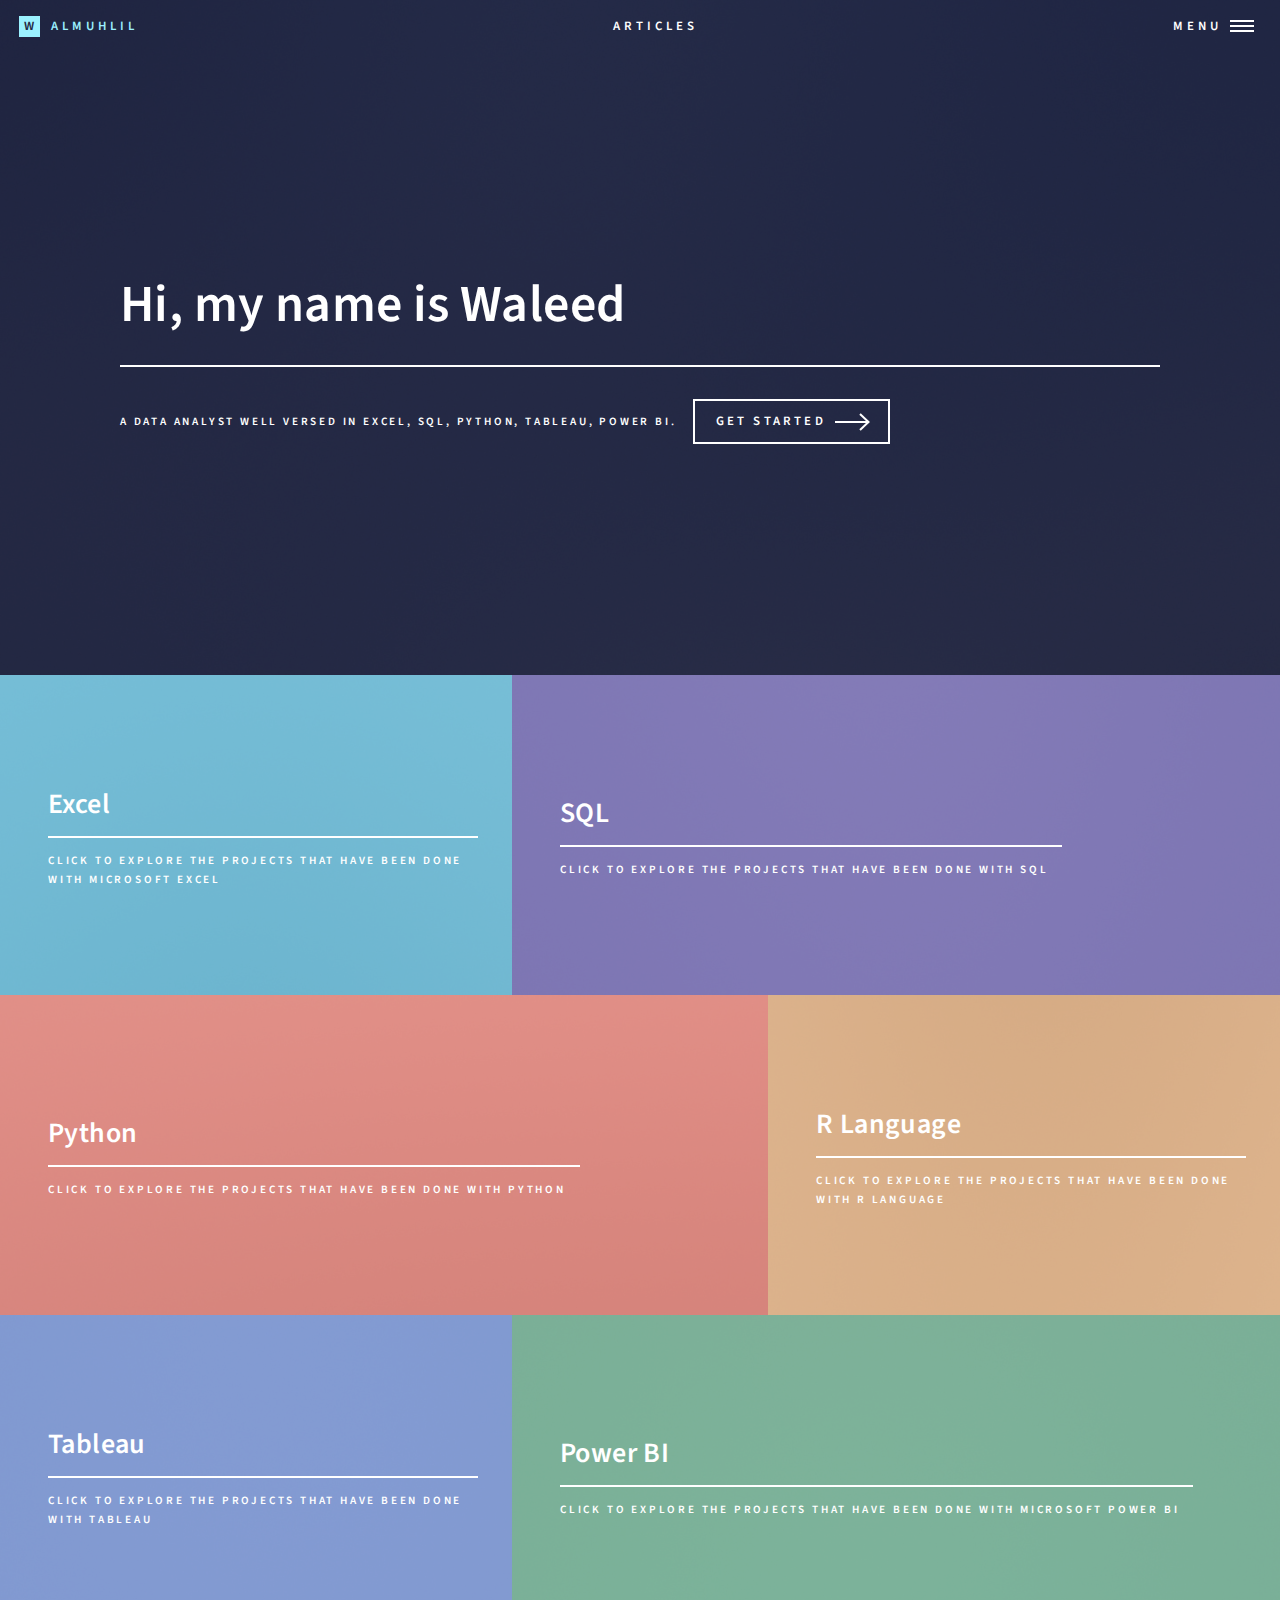
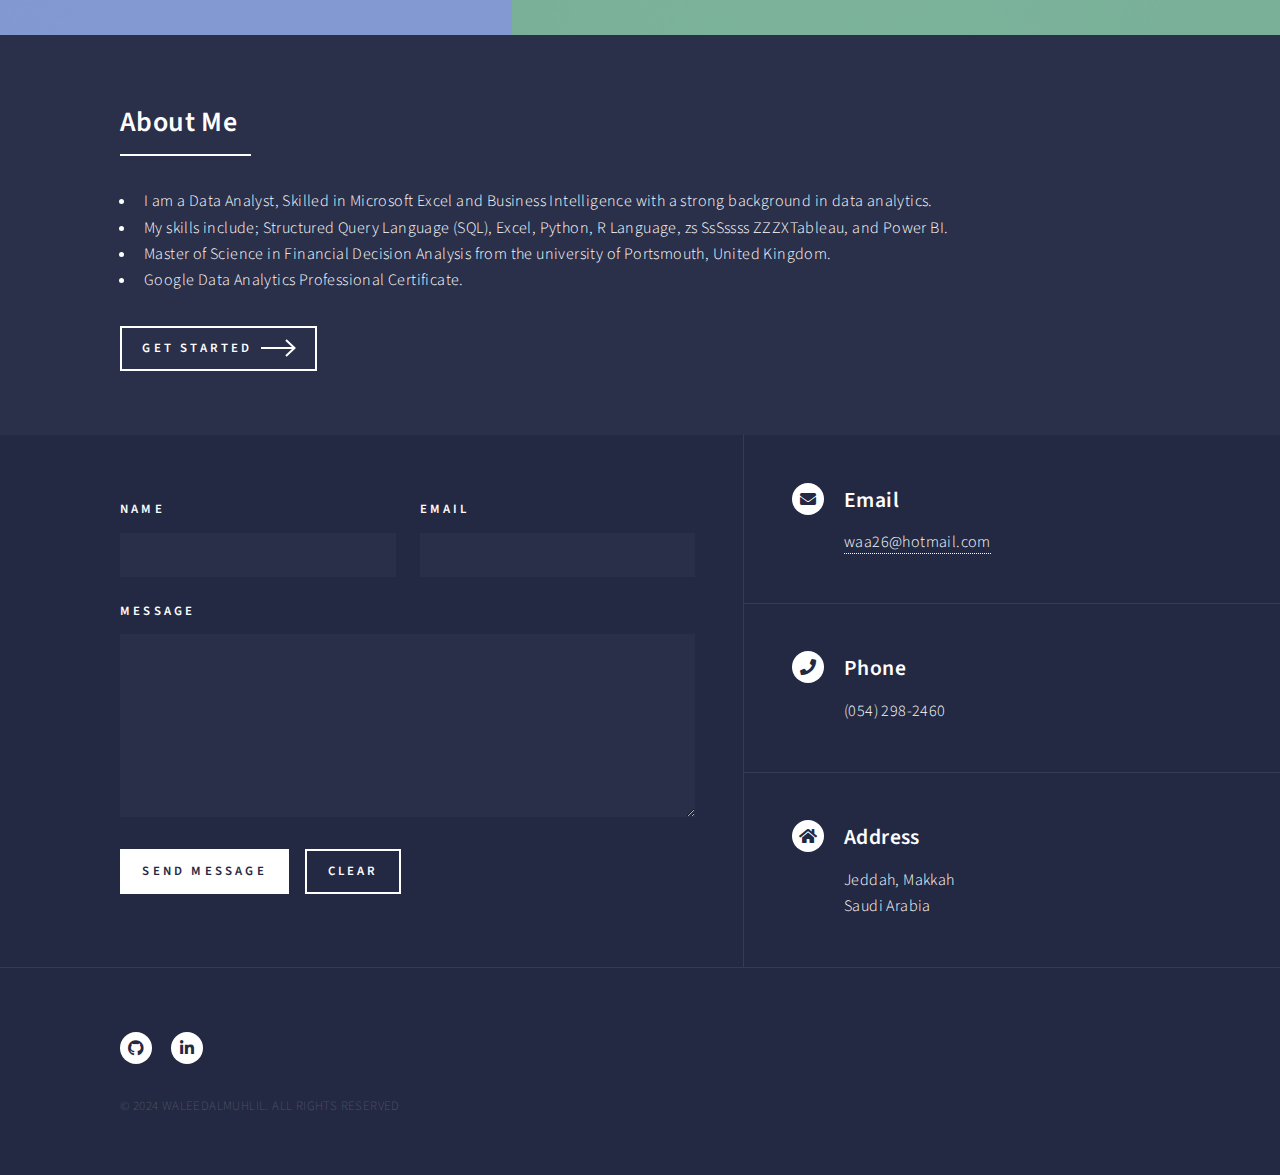
<file: index.html>
<!DOCTYPE HTML>
<!--
	Forty by HTML5 UP
	html5up.net | @ajlkn
	Free for personal and commercial use under the CCA 3.0 license (html5up.net/license)
-->
<html>
	<head>
		<title>Waleed Almuhlil</title>
		<meta charset="utf-8" />
		<meta name="viewport" content="width=device-width, initial-scale=1, user-scalable=no" />
		<link rel="stylesheet" href="assets/css/main.css" />
		<noscript><link rel="stylesheet" href="assets/css/noscript.css" /></noscript>
	</head>
	<body class="is-preload">

		<!-- Wrapper -->
			<div id="wrapper">

				<!-- Header -->
					<header id="header" class="alt">
						<a href="index.html" class="logo"><strong>W</strong> <span>Almuhlil</span></a>
						<nav>
							<a href="articles.html" class="art"><span>Articles</span></a>
						</nav>
						<nav>
							<a href="#menu">Menu</a>
						</nav>
					</header>

				<!-- Menu -->
					<nav id="menu">
						<ul class="links">
							<li><a href="index.html">Home</a></li>
							<li><a href="excel.html">Excel Projects</a></li>
							<li><a href="sql.html">SQL Projects</a></li>
							<li><a href="python.html">Python Projects</a></li>
							<li><a href="rlanguage.html">R Language Projects</a></li>
							<li><a href="tableau.html">Tableau Projects</a></li>
							<li><a href="powerbi.html">Power BI Projects</a></li>
						</ul>
						<ul class="actions stacked">
							<li><a href="#" class="button primary fit">Get Started</a></li>
							<li><a href="#" class="button fit">Log In</a></li>
						</ul>
					</nav>

				<!-- Banner -->
					<section id="banner" class="major">
						<div class="inner">
							<header class="major">
								<h1>Hi, my name is Waleed</h1>
							</header>
							<div class="content">
								<p>A Data Analyst well versed in Excel, SQL, Python, Tableau, Power BI.</p>
								<ul class="actions">
									<li><a href="#one" class="button next scrolly">Get Started</a></li>
								</ul>
							</div>
						</div>
					</section>

				<!-- Main -->
					<div id="main">

						<!-- One -->
							<section id="one" class="tiles">
								<article>
									<span class="image">
										<img src="images/pic01.jpg" alt="" />
									</span>
									<header class="major">
										<h3><a href="excel.html" class="link">Excel</a></h3>
										<p>Click to explore the Projects that have been done with Microsoft Excel</p>
									</header>
								</article>
								<article>
									<span class="image">
										<img src="images/pic02.jpg" alt="" />
									</span>
									<header class="major">
										<h3><a href="sql.html" class="link">SQL</a></h3>
										<p>Click to explore the Projects that have been done with SQL</p>
									</header>
								</article>
								<article>
									<span class="image">
										<img src="images/pic03.jpg" alt="" />
									</span>
									<header class="major">
										<h3><a href="python.html" class="link">Python</a></h3>
										<p>Click to explore the Projects that have been done with Python</p>
									</header>
								</article>
								<article>
									<span class="image">
										<img src="images/pic04.jpg" alt="" />
									</span>
									<header class="major">
										<h3><a href="rlanguage.html" class="link">R Language</a></h3>
										<p>Click to explore the Projects that have been done with R Language</p>
									</header>
								</article>
								<article>
									<span class="image">
										<img src="images/pic05.jpg" alt="" />
									</span>
									<header class="major">
										<h3><a href="tableau.html" class="link">Tableau</a></h3>
										<p>Click to explore the Projects that have been done with Tableau</p>
									</header>
								</article>
								<article>
									<span class="image">
										<img src="images/pic06.jpg" alt="" />
									</span>
									<header class="major">
										<h3><a href="powerbi.html" class="link">Power BI</a></h3>
										<p>Click to explore the Projects that have been done with Microsoft Power BI</p>
									</header>
								</article>
							</section>

						<!-- Two -->
							<section id="two">
								<div class="inner">
									<header class="major">
										<h2>About Me</h2>
									</header>
									<ul>
										<li>I am a Data Analyst, Skilled in Microsoft Excel and Business Intelligence with a strong background in data analytics. </li>
										<li>My skills include; Structured Query Language (SQL), Excel, Python, R Language, zs   SsSssss    ZZZXTableau, and Power BI.</li>
										<li>Master of Science in Financial Decision Analysis from the university of Portsmouth, United Kingdom.</li>
										<li>Google Data Analytics Professional Certificate.</li>
									</ul>
									<ul class="actions">
										<li><a href="#one" class="button next scrolly">Get Started</a></li>
									</ul>
								</div>
							</section>

					</div>

				<!-- Contact -->
					<section id="contact">
						<div class="inner">
							<section>
								<form method="post" action="contact.php">
									<div class="fields">
										<div class="field half">
											<label for="name">Name</label>
											<input type="text" name="name" id="name" />
										</div>
										<div class="field half">
											<label for="email">Email</label>
											<input type="text" name="email" id="email" />
										</div>
										<div class="field">
											<label for="message">Message</label>
											<textarea name="message" id="message" rows="6"></textarea>
										</div>
									</div>
									<ul class="actions">
										<li><input type="submit" value="Send Message" class="primary" /></li>
										<li><input type="reset" value="Clear" /></li>
									</ul>
								</form>
							</section>
							<section class="split">
								<section>
									<div class="contact-method">
										<span class="icon solid alt fa-envelope"></span>
										<h3>Email</h3>
										<a href="#contact">waa26@hotmail.com</a>
									</div>
								</section>
								<section>
									<div class="contact-method">
										<span class="icon solid alt fa-phone"></span>
										<h3>Phone</h3>
										<span>(054) 298-2460</span>
									</div>
								</section>
								<section>
									<div class="contact-method">
										<span class="icon solid alt fa-home"></span>
										<h3>Address</h3>
										<span>Jeddah, Makkah<br />
										Saudi Arabia</span>
									</div>
								</section>
							</section>
						</div>
					</section>

				<!-- Footer -->
					<footer id="footer">
						<div class="inner">
							<ul class="icons">
								<li><a href="https://github.com/walmalki" class="icon brands alt fa-github"><span class="label">GitHub</span></a></li>
								<li><a href="https://www.linkedin.com/in/waleed-almalki-579aaa36/" class="icon brands alt fa-linkedin-in"><span class="label">LinkedIn</span></a></li>
							</ul>
							<ul class="copyright">
								<li>&copy; 2024 WALEEDALMUHLIL. ALL RIGHTS RESERVED</li>
							</ul>
						</div>
					</footer>

			</div>

		<!-- Scripts -->
			<script src="assets/js/jquery.min.js"></script>
			<script src="assets/js/jquery.scrolly.min.js"></script>
			<script src="assets/js/jquery.scrollex.min.js"></script>
			<script src="assets/js/browser.min.js"></script>
			<script src="assets/js/breakpoints.min.js"></script>
			<script src="assets/js/util.js"></script>
			<script src="assets/js/main.js"></script>

	</body>
</html>
</file>
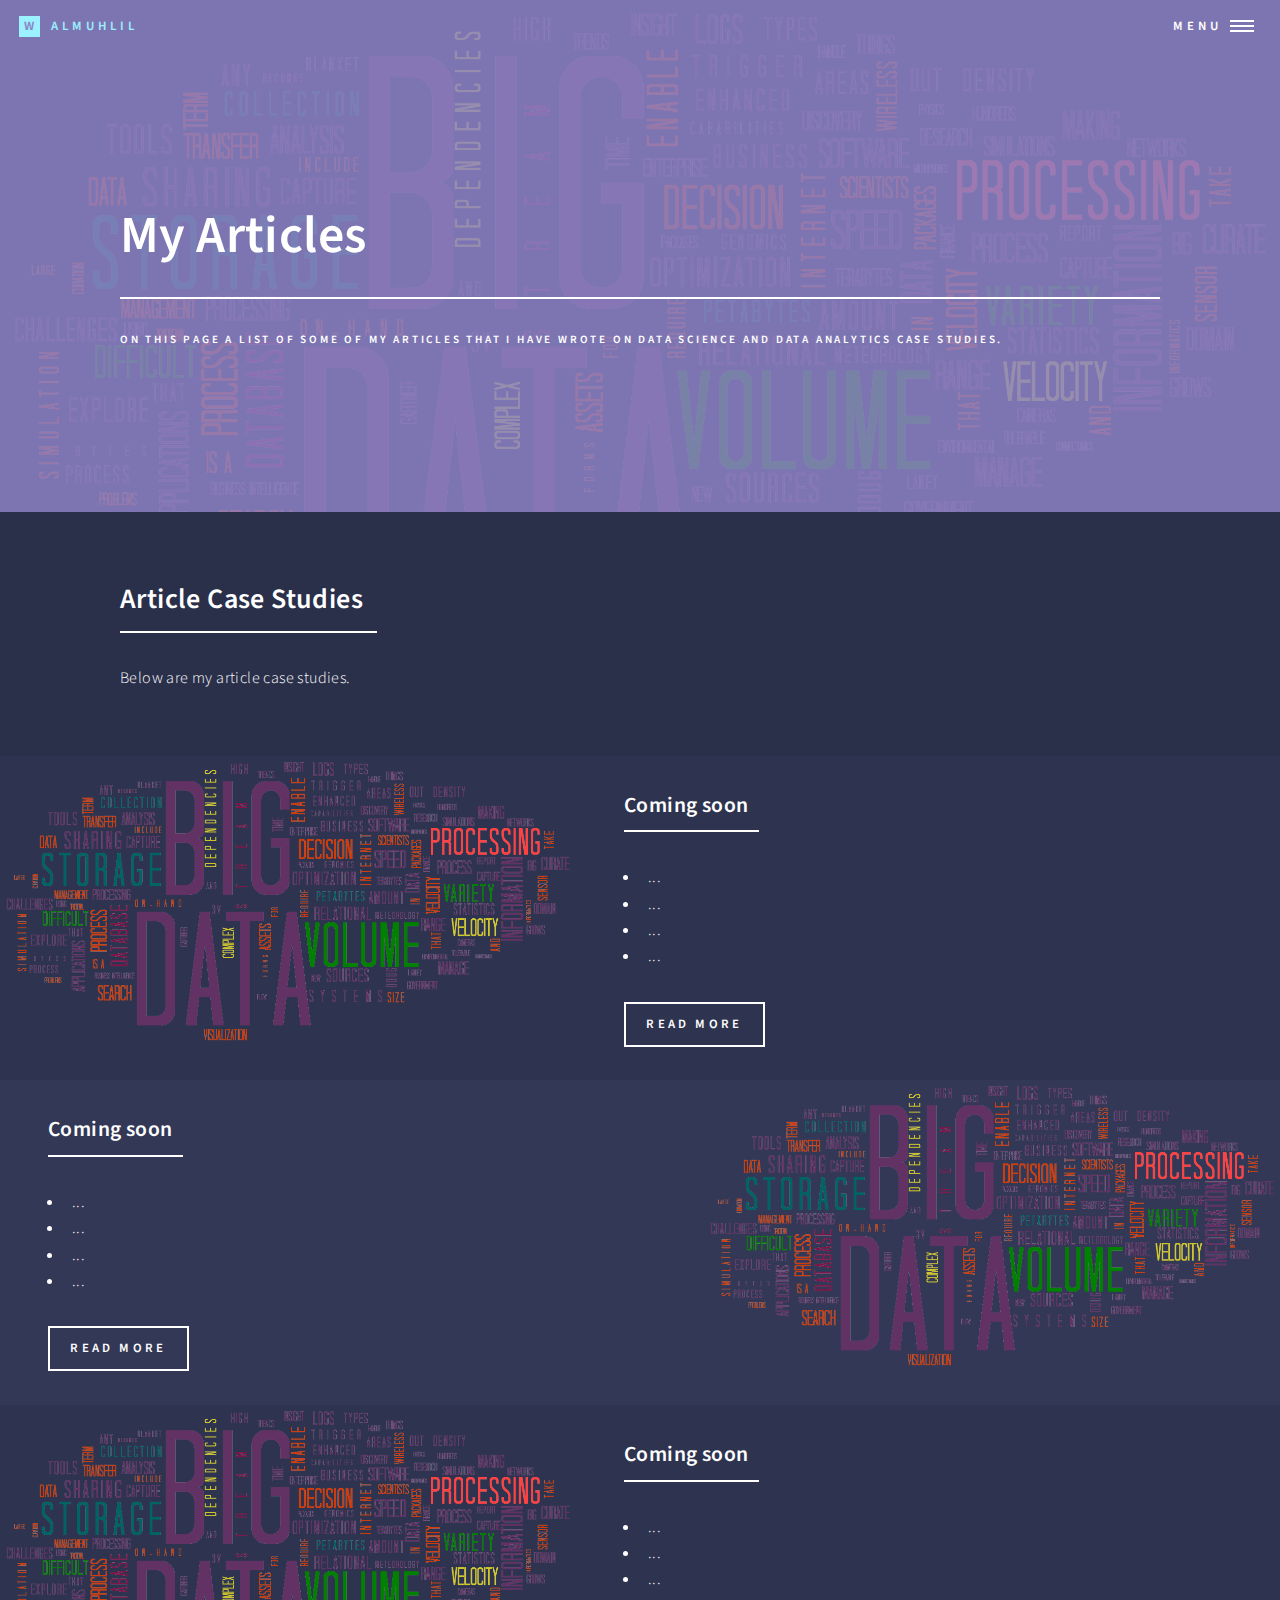
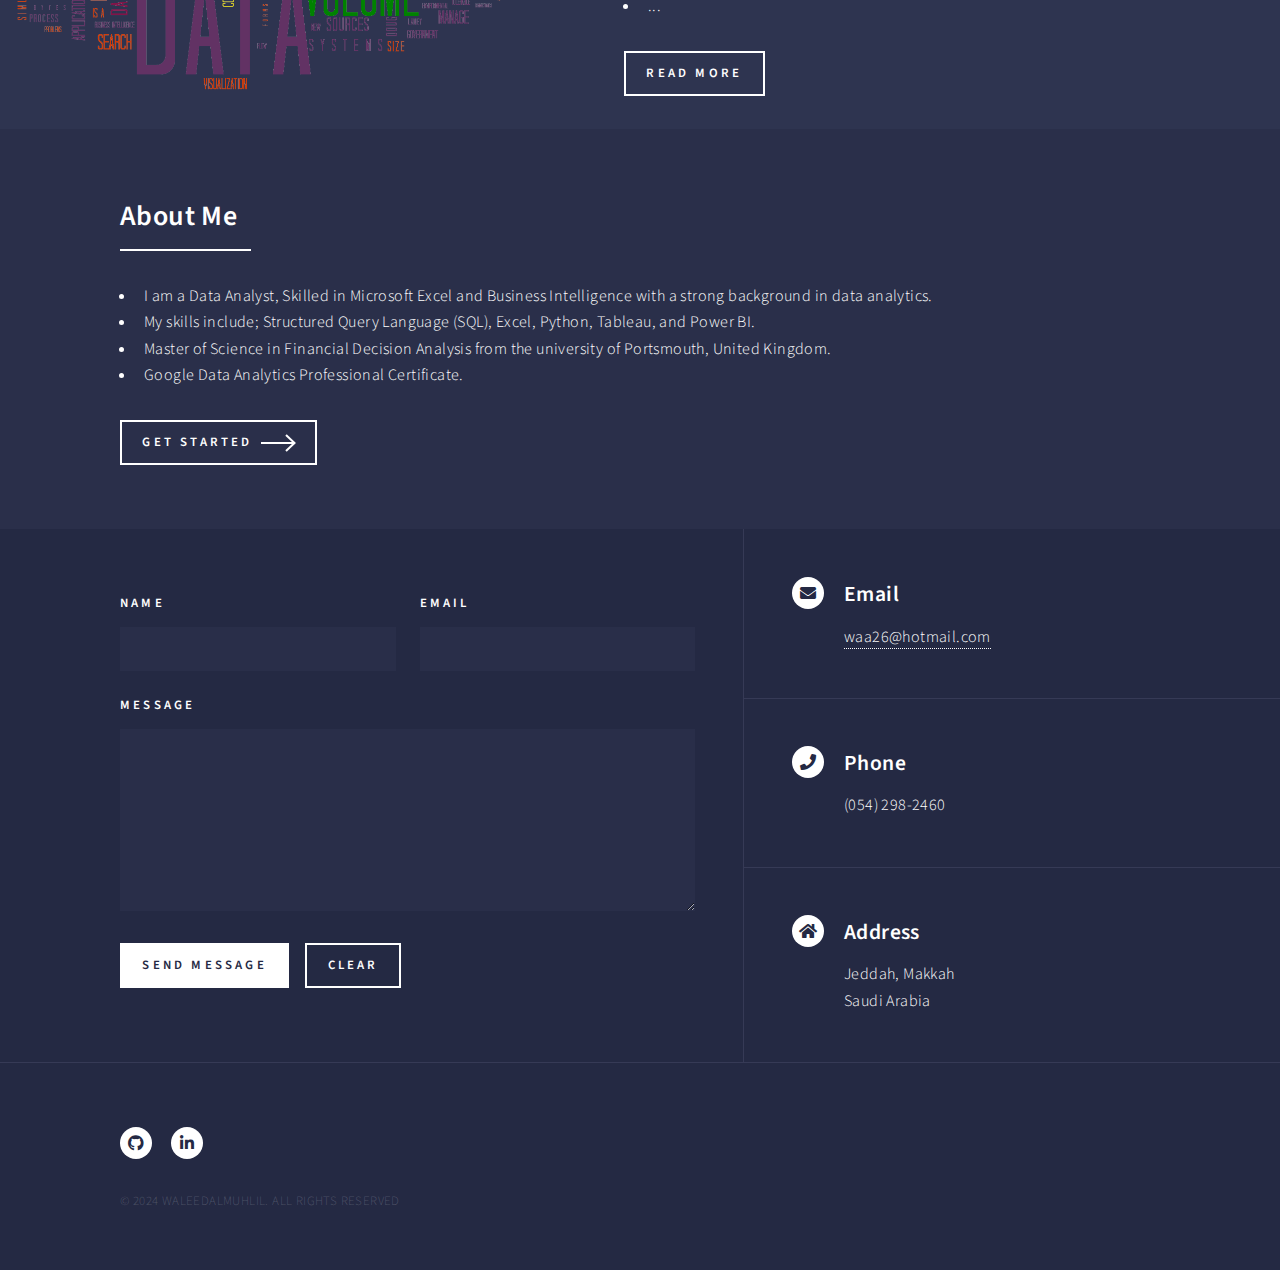
<file: articles.html>
<!DOCTYPE HTML>
<!--
	Forty by HTML5 UP
	html5up.net | @ajlkn
	Free for personal and commercial use under the CCA 3.0 license (html5up.net/license)
-->
<html>
	<head>
		<title>Articles: Case Studies - Waleed Almuhlil</title>
		<meta charset="utf-8" />
		<meta name="viewport" content="width=device-width, initial-scale=1, user-scalable=no" />
		<link rel="stylesheet" href="assets/css/main.css" />
		<noscript><link rel="stylesheet" href="assets/css/noscript.css" /></noscript>
	</head>
	<body class="is-preload">

		<!-- Wrapper -->
			<div id="wrapper">

				<!-- Header -->
				<!-- Note: The "styleN" class below should match that of the banner element. -->
					<header id="header" class="alt style2">
						<a href="index.html" class="logo"><strong>W</strong> <span>Almuhlil</span></a>
						<nav>
							<a href="#menu">Menu</a>
						</nav>
					</header>

				<!-- Menu -->
					<nav id="menu">
						<ul class="links">
							<li><a href="index.html">Home</a></li>
							<li><a href="excel.html">Excel Projects</a></li>
							<li><a href="sql.html">SQL Projects</a></li>
							<li><a href="python.html">Python Projects</a></li>
							<li><a href="rlanguage.html">R Language Projects</a></li>
							<li><a href="tableau.html">Tableau Projects</a></li>
							<li><a href="powerbi.html">Power BI Projects</a></li>
						</ul>
						<ul class="actions stacked">
							<li><a href="#one" class="button primary fit">Get Started</a></li>
							<li><a href="#" class="button fit">Log In</a></li>
						</ul>
					</nav>

				<!-- Banner -->
				<!-- Note: The "styleN" class below should match that of the header element. -->
					<section id="banner" class="style2">
						<div class="inner">
							<span class="image">
								<img src="images/ar.png" alt="" />
							</span>
							<header class="major">
								<h1>My Articles</h1>
							</header>
							<div class="content">
								<p>On this page a list of some of my articles that I have wrote on data science and data analytics case studies.</p>
							</div>
						</div>
					</section>
					
				<!-- Main -->
					<div id="main">

						<!-- One -->
							<section id="one">
								<div class="inner">
									<header class="major">
										<h2>Article Case Studies</h2>
									</header>
									<p>Below are my article case studies.</p>
								</div>
							</section>

						<!-- Two -->
							<section id="two" class="spotlights">
								
								<section>
									<a href="" target="_blank" class="image">
										<img src="images/ar.png" alt="" data-position="25% 25%" />
									</a>
									<div class="content">
										<div class="inner">
											<header class="major">
												<h3>Coming soon</h3>
											</header>
											<ul>
												<li>...</li>
											    <li>...</li>
												<li>...</li>
												<li>...</li>
											</ul>
											<ul class="actions">
												<li><a href="" target="_blank" class="button">Read more</a></li>
											</ul>
										</div>
									</div>
								</section>
								<section>
									<a href="" target="_blank" class="image">
										<img src="images/ar.png" alt="" data-position="top center" />
									</a>
									<div class="content">
										<div class="inner">
											<header class="major">
												<h3>Coming soon</h3>
											</header>
											<ul>
												<li>...</li>
												<li>...</li>
												<li>...</li>
												<li>...</li>
											</ul>
											<ul class="actions">
												<li><a href="" target="_blank" class="button">Read more</a></li>
											</ul>
										</div>
									</div>
								</section>
								<section>
									<a href="" target="_blank" class="image">
										<img src="images/ar.png" alt="" data-position="25% 25%" />
									</a>
									<div class="content">
										<div class="inner">
											<header class="major">
												<h3>Coming soon</h3>
											</header>
											<ul>
												<li>...</li>
												<li>...</li>
												<li>...</li>
												<li>...</li>
											</ul>
											<ul class="actions">
												<li><a href="" target="_blank" class="button">Read more</a></li>
											</ul>
										</div>
									</div>
								</section>
							</section>

						<!-- Three -->
						<section id="two">
							<div class="inner">
								<header class="major">
									<h2>About Me</h2>
								</header>
								<ul>
									<li>I am a Data Analyst, Skilled in Microsoft Excel and Business Intelligence with a strong background in data analytics. </li>
									<li>My skills include; Structured Query Language (SQL), Excel, Python, Tableau, and Power BI.</li>
									<li>Master of Science in Financial Decision Analysis from the university of Portsmouth, United Kingdom.</li>
									<li>Google Data Analytics Professional Certificate.</li>
								</ul>
								<ul class="actions">
									<li><a href="#one" class="button next scrolly">Get Started</a></li>
								</ul>
							</div>
						</section>

					</div>

				<!-- Contact -->
					<section id="contact">
						<div class="inner">
							<section>
								<form method="post" action="#">
									<div class="fields">
										<div class="field half">
											<label for="name">Name</label>
											<input type="text" name="name" id="name" />
										</div>
										<div class="field half">
											<label for="email">Email</label>
											<input type="text" name="email" id="email" />
										</div>
										<div class="field">
											<label for="message">Message</label>
											<textarea name="message" id="message" rows="6"></textarea>
										</div>
									</div>
									<ul class="actions">
										<li><input type="submit" value="Send Message" class="primary" /></li>
										<li><input type="reset" value="Clear" /></li>
									</ul>
								</form>
							</section>
							<section class="split">
								<section>
									<div class="contact-method">
										<span class="icon solid alt fa-envelope"></span>
										<h3>Email</h3>
										<a href="#">waa26@hotmail.com</a>
									</div>
								</section>
								<section>
									<div class="contact-method">
										<span class="icon solid alt fa-phone"></span>
										<h3>Phone</h3>
										<span>(054) 298-2460</span>
									</div>
								</section>
								<section>
									<div class="contact-method">
										<span class="icon solid alt fa-home"></span>
										<h3>Address</h3>
										<span>Jeddah, Makkah<br />
										Saudi Arabia</span>
									</div>
								</section>
							</section>
						</div>
					</section>

				<!-- Footer -->
					<footer id="footer">
						<div class="inner">
							<ul class="icons">
								<li><a href="https://github.com/walmalki" class="icon brands alt fa-github"><span class="label">GitHub</span></a></li>
								<li><a href="https://www.linkedin.com/in/waleed-almalki-579aaa36/" class="icon brands alt fa-linkedin-in"><span class="label">LinkedIn</span></a></li>
							</ul>
							<ul class="copyright">
								<li>&copy; 2024 WALEEDALMUHLIL. ALL RIGHTS RESERVED</li>
							</ul>
						</div>
					</footer>

			</div>

		<!-- Scripts -->
			<script src="assets/js/jquery.min.js"></script>
			<script src="assets/js/jquery.scrolly.min.js"></script>
			<script src="assets/js/jquery.scrollex.min.js"></script>
			<script src="assets/js/browser.min.js"></script>
			<script src="assets/js/breakpoints.min.js"></script>
			<script src="assets/js/util.js"></script>
			<script src="assets/js/main.js"></script>

	</body>
</html>
</file>
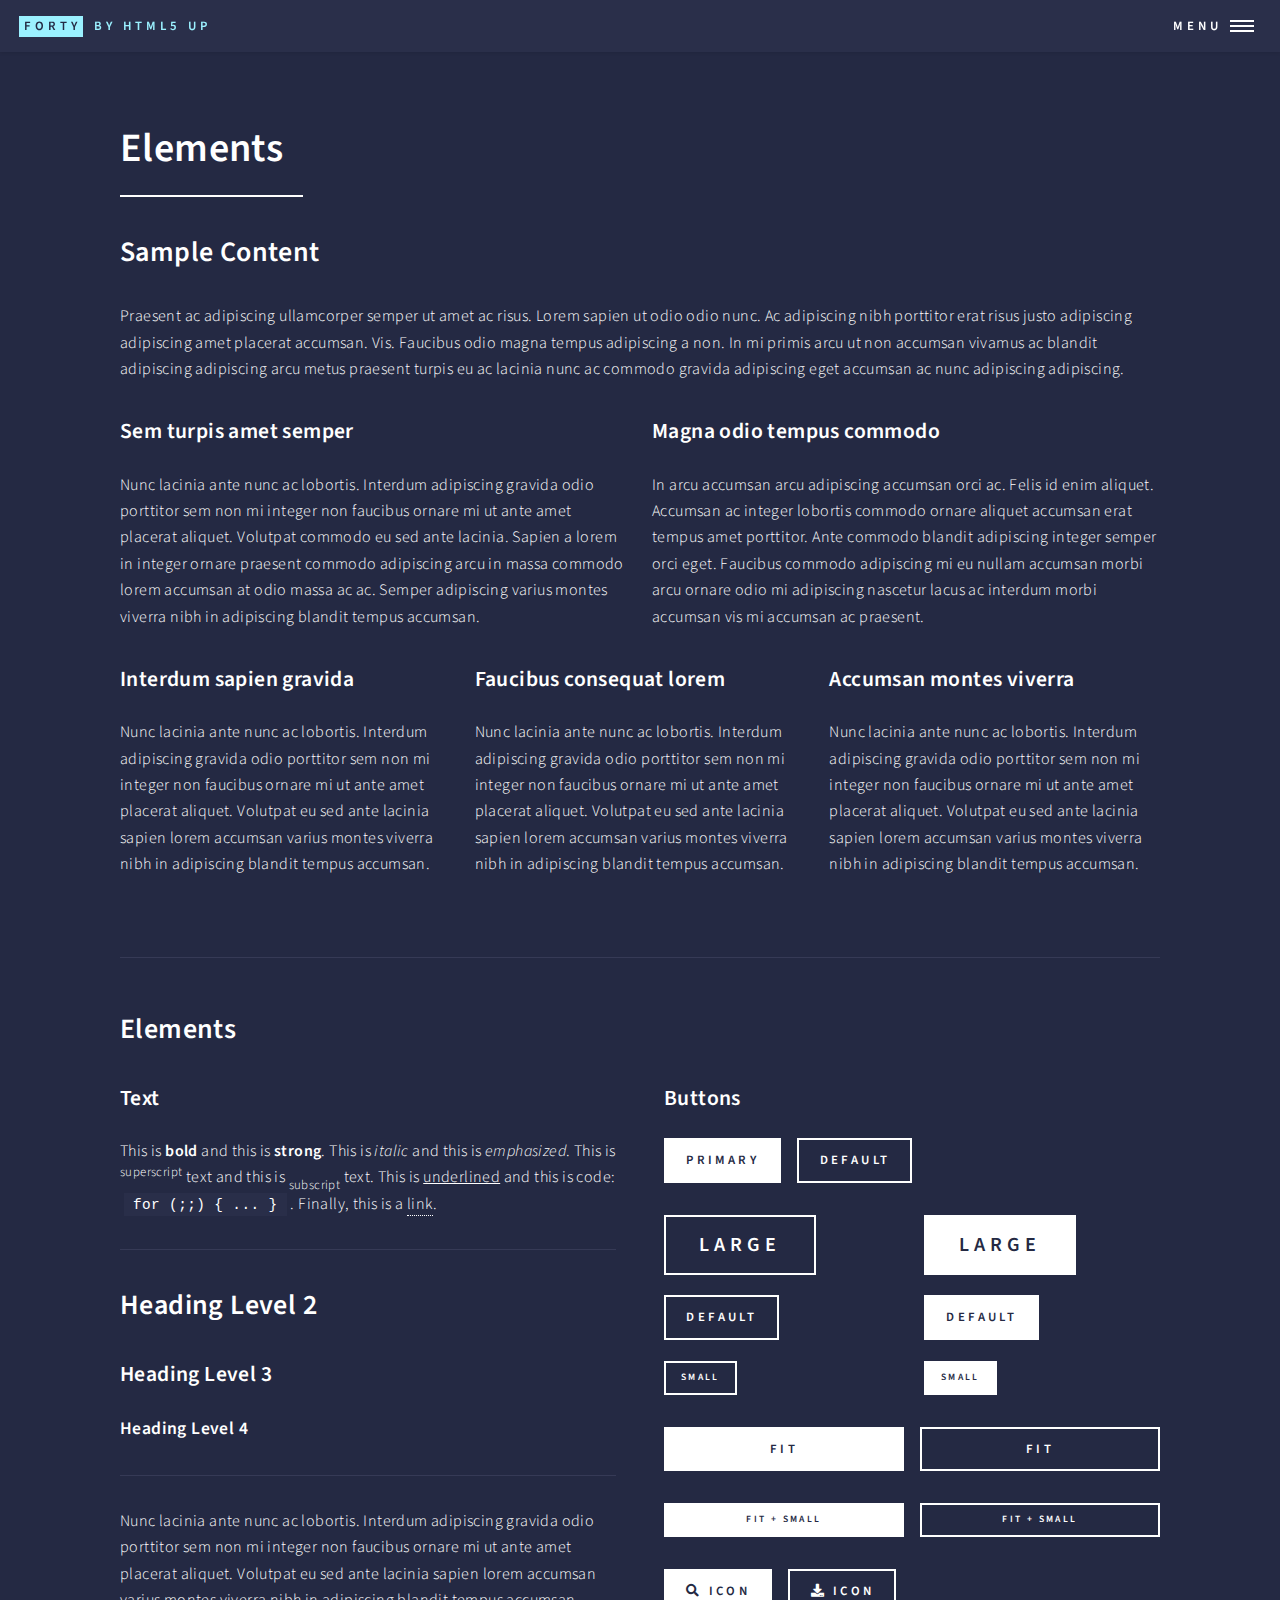
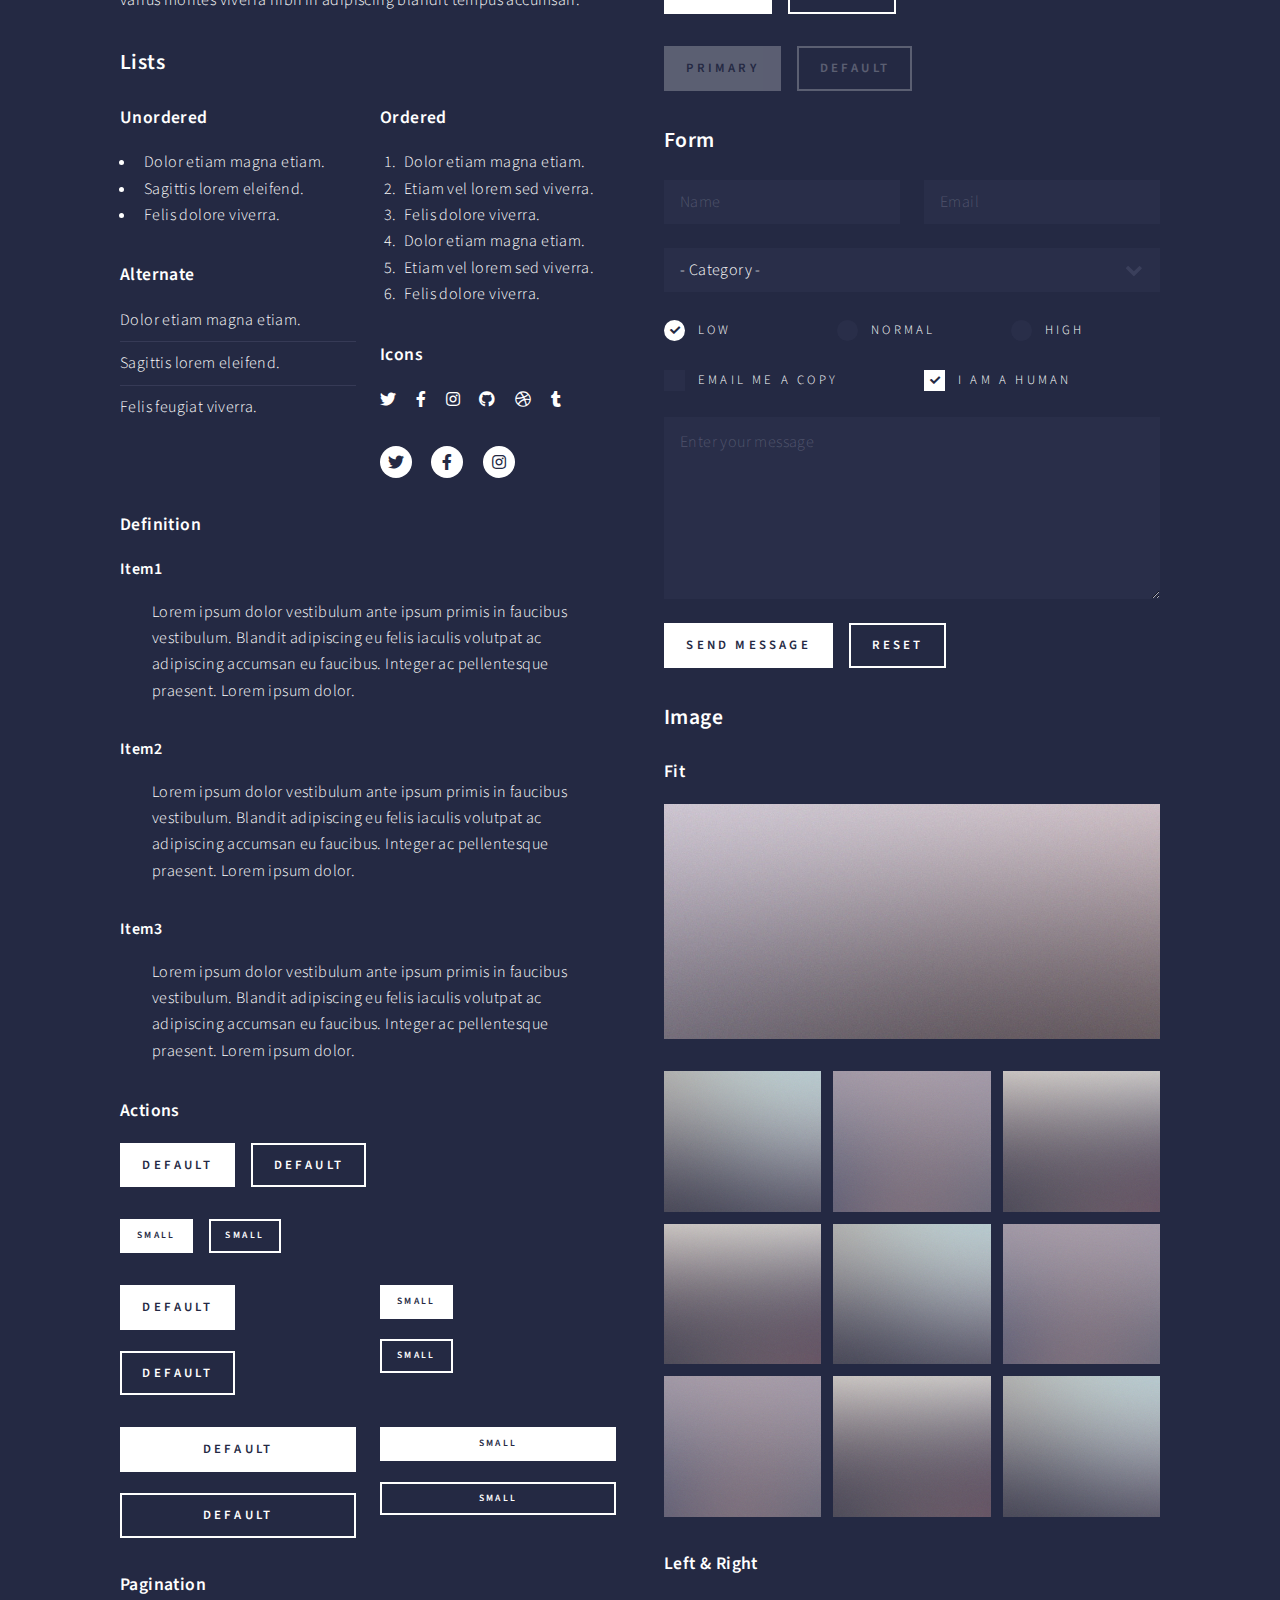
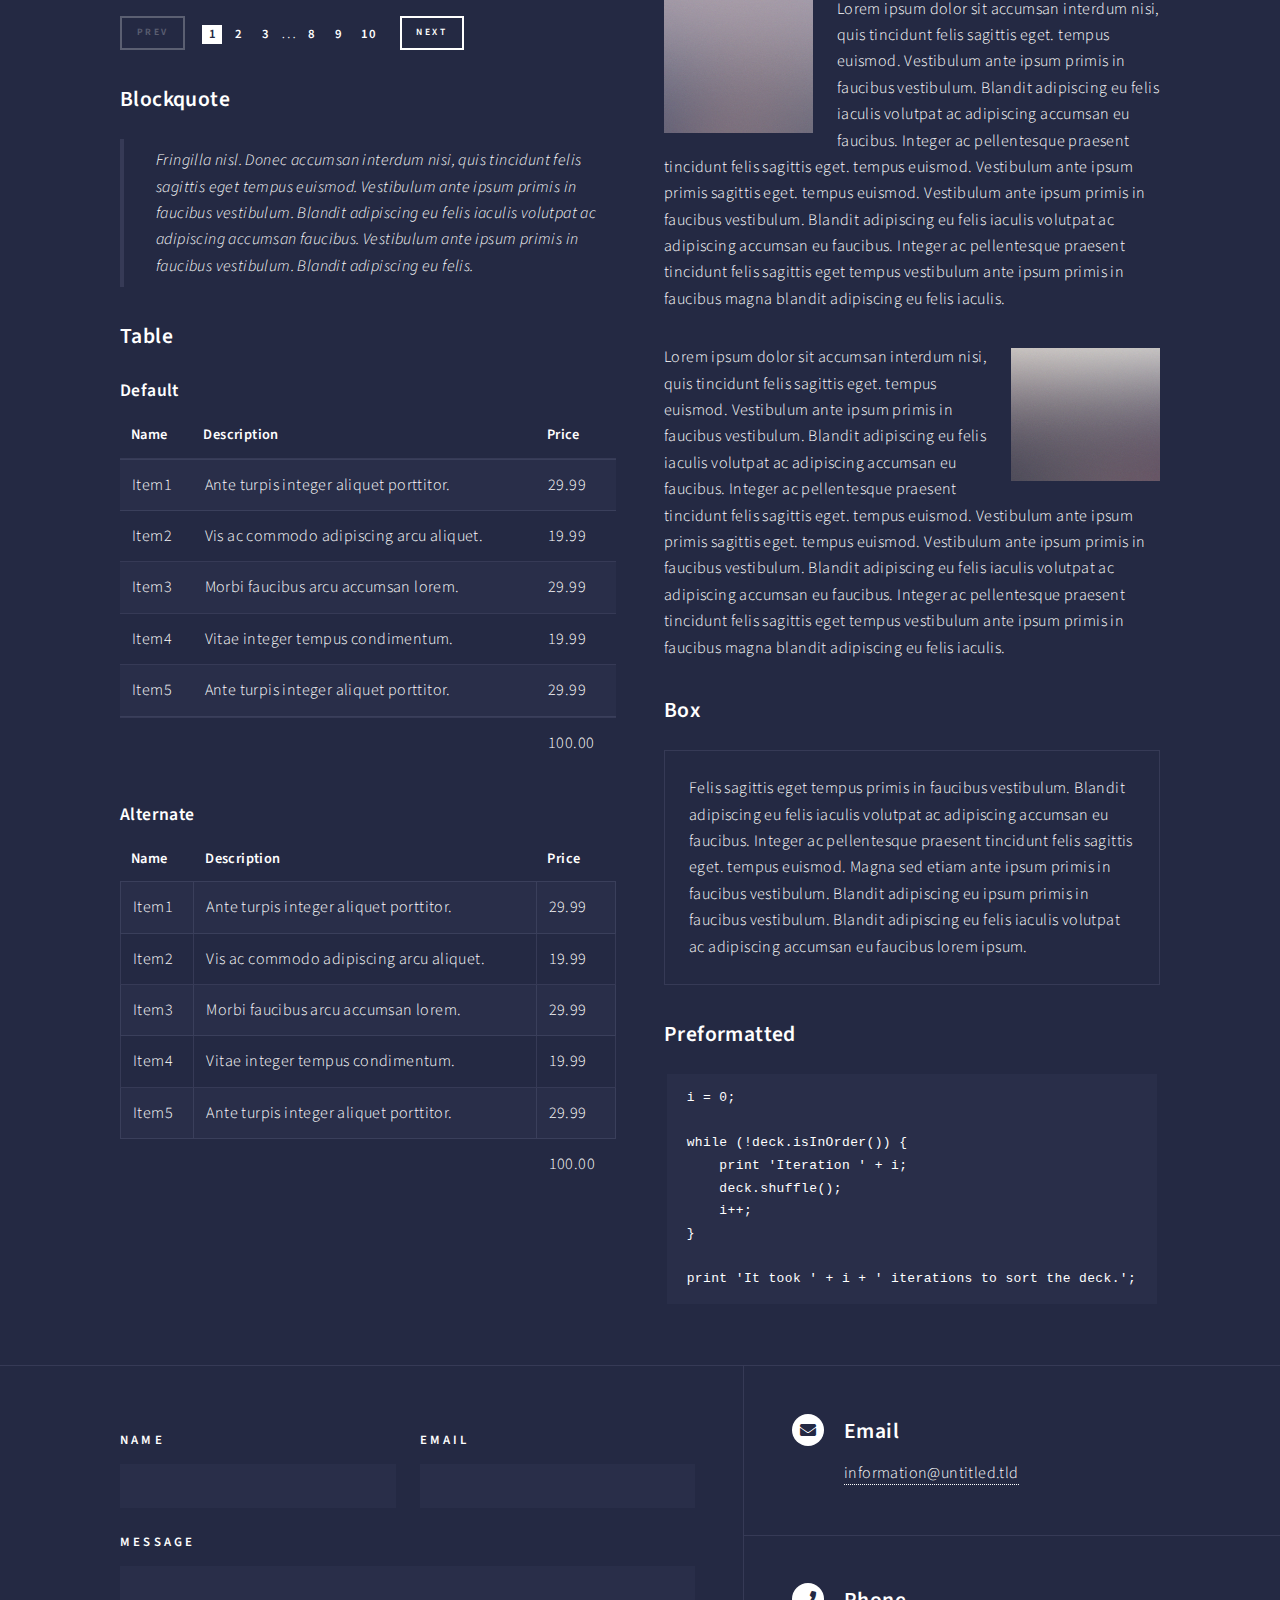
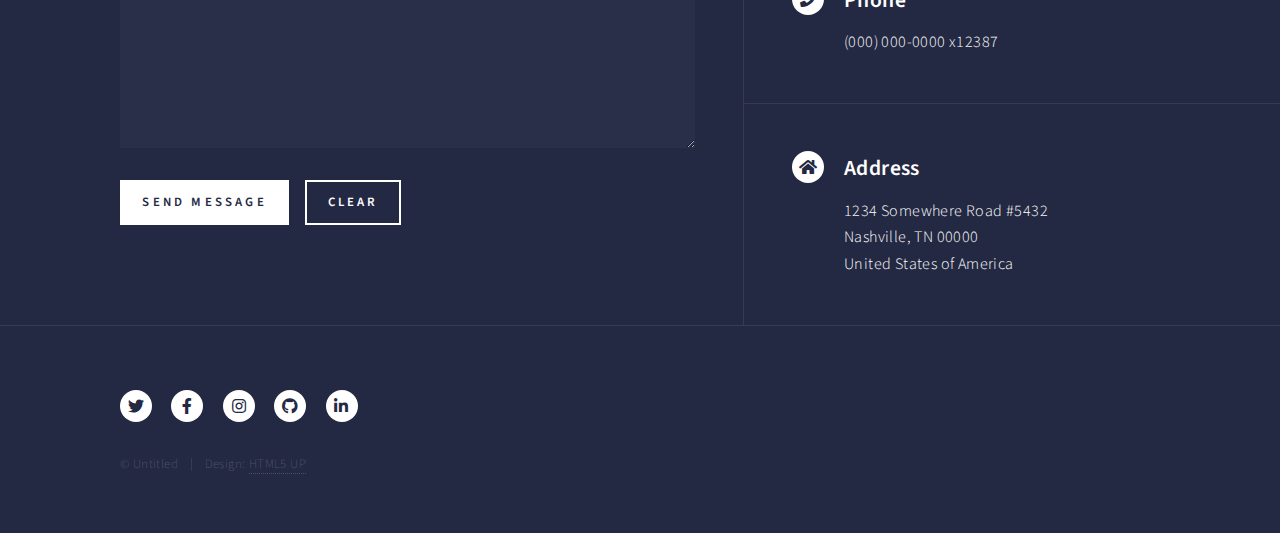
<file: elements.html>
<!DOCTYPE HTML>
<!--
	Forty by HTML5 UP
	html5up.net | @ajlkn
	Free for personal and commercial use under the CCA 3.0 license (html5up.net/license)
-->
<html>
	<head>
		<title>Elements - Forty by HTML5 UP</title>
		<meta charset="utf-8" />
		<meta name="viewport" content="width=device-width, initial-scale=1, user-scalable=no" />
		<link rel="stylesheet" href="assets/css/main.css" />
		<noscript><link rel="stylesheet" href="assets/css/noscript.css" /></noscript>
	</head>
	<body class="is-preload">

		<!-- Wrapper -->
			<div id="wrapper">

				<!-- Header -->
					<header id="header">
						<a href="index.html" class="logo"><strong>Forty</strong> <span>by HTML5 UP</span></a>
						<nav>
							<a href="#menu">Menu</a>
						</nav>
					</header>

				<!-- Menu -->
					<nav id="menu">
						<ul class="links">
							<li><a href="index.html">Home</a></li>
							<li><a href="landing.html">Landing</a></li>
							<li><a href="generic.html">Generic</a></li>
							<li><a href="elements.html">Elements</a></li>
						</ul>
						<ul class="actions stacked">
							<li><a href="#" class="button primary fit">Get Started</a></li>
							<li><a href="#" class="button fit">Log In</a></li>
						</ul>
					</nav>

				<!-- Main -->
					<div id="main" class="alt">

						<!-- One -->
							<section id="one">
								<div class="inner">
									<header class="major">
										<h1>Elements</h1>
									</header>

									<!-- Content -->
										<h2 id="content">Sample Content</h2>
										<p>Praesent ac adipiscing ullamcorper semper ut amet ac risus. Lorem sapien ut odio odio nunc. Ac adipiscing nibh porttitor erat risus justo adipiscing adipiscing amet placerat accumsan. Vis. Faucibus odio magna tempus adipiscing a non. In mi primis arcu ut non accumsan vivamus ac blandit adipiscing adipiscing arcu metus praesent turpis eu ac lacinia nunc ac commodo gravida adipiscing eget accumsan ac nunc adipiscing adipiscing.</p>
										<div class="row">
											<div class="col-6 col-12-small">
												<h3>Sem turpis amet semper</h3>
												<p>Nunc lacinia ante nunc ac lobortis. Interdum adipiscing gravida odio porttitor sem non mi integer non faucibus ornare mi ut ante amet placerat aliquet. Volutpat commodo eu sed ante lacinia. Sapien a lorem in integer ornare praesent commodo adipiscing arcu in massa commodo lorem accumsan at odio massa ac ac. Semper adipiscing varius montes viverra nibh in adipiscing blandit tempus accumsan.</p>
											</div>
											<div class="col-6 col-12-small">
												<h3>Magna odio tempus commodo</h3>
												<p>In arcu accumsan arcu adipiscing accumsan orci ac. Felis id enim aliquet. Accumsan ac integer lobortis commodo ornare aliquet accumsan erat tempus amet porttitor. Ante commodo blandit adipiscing integer semper orci eget. Faucibus commodo adipiscing mi eu nullam accumsan morbi arcu ornare odio mi adipiscing nascetur lacus ac interdum morbi accumsan vis mi accumsan ac praesent.</p>
											</div>
											<!-- Break -->
											<div class="col-4 col-12-medium">
												<h3>Interdum sapien gravida</h3>
												<p>Nunc lacinia ante nunc ac lobortis. Interdum adipiscing gravida odio porttitor sem non mi integer non faucibus ornare mi ut ante amet placerat aliquet. Volutpat eu sed ante lacinia sapien lorem accumsan varius montes viverra nibh in adipiscing blandit tempus accumsan.</p>
											</div>
											<div class="col-4 col-12-medium">
												<h3>Faucibus consequat lorem</h3>
												<p>Nunc lacinia ante nunc ac lobortis. Interdum adipiscing gravida odio porttitor sem non mi integer non faucibus ornare mi ut ante amet placerat aliquet. Volutpat eu sed ante lacinia sapien lorem accumsan varius montes viverra nibh in adipiscing blandit tempus accumsan.</p>
											</div>
											<div class="col-4 col-12-medium">
												<h3>Accumsan montes viverra</h3>
												<p>Nunc lacinia ante nunc ac lobortis. Interdum adipiscing gravida odio porttitor sem non mi integer non faucibus ornare mi ut ante amet placerat aliquet. Volutpat eu sed ante lacinia sapien lorem accumsan varius montes viverra nibh in adipiscing blandit tempus accumsan.</p>
											</div>
										</div>

									<hr class="major" />

									<!-- Elements -->
										<h2 id="elements">Elements</h2>
										<div class="row gtr-200">
											<div class="col-6 col-12-medium">

												<!-- Text stuff -->
													<h3>Text</h3>
													<p>This is <b>bold</b> and this is <strong>strong</strong>. This is <i>italic</i> and this is <em>emphasized</em>.
													This is <sup>superscript</sup> text and this is <sub>subscript</sub> text.
													This is <u>underlined</u> and this is code: <code>for (;;) { ... }</code>.
													Finally, this is a <a href="#">link</a>.</p>
													<hr />
													<h2>Heading Level 2</h2>
													<h3>Heading Level 3</h3>
													<h4>Heading Level 4</h4>
													<hr />
													<p>Nunc lacinia ante nunc ac lobortis. Interdum adipiscing gravida odio porttitor sem non mi integer non faucibus ornare mi ut ante amet placerat aliquet. Volutpat eu sed ante lacinia sapien lorem accumsan varius montes viverra nibh in adipiscing blandit tempus accumsan.</p>

												<!-- Lists -->
													<h3>Lists</h3>
													<div class="row">
														<div class="col-6 col-12-small">

															<h4>Unordered</h4>
															<ul>
																<li>Dolor etiam magna etiam.</li>
																<li>Sagittis lorem eleifend.</li>
																<li>Felis dolore viverra.</li>
															</ul>

															<h4>Alternate</h4>
															<ul class="alt">
																<li>Dolor etiam magna etiam.</li>
																<li>Sagittis lorem eleifend.</li>
																<li>Felis feugiat viverra.</li>
															</ul>

														</div>
														<div class="col-6 col-12-small">

															<h4>Ordered</h4>
															<ol>
																<li>Dolor etiam magna etiam.</li>
																<li>Etiam vel lorem sed viverra.</li>
																<li>Felis dolore viverra.</li>
																<li>Dolor etiam magna etiam.</li>
																<li>Etiam vel lorem sed viverra.</li>
																<li>Felis dolore viverra.</li>
															</ol>

															<h4>Icons</h4>
															<ul class="icons">
																<li><a href="#" class="icon brands fa-twitter"><span class="label">Twitter</span></a></li>
																<li><a href="#" class="icon brands fa-facebook-f"><span class="label">Facebook</span></a></li>
																<li><a href="#" class="icon brands fa-instagram"><span class="label">Instagram</span></a></li>
																<li><a href="#" class="icon brands fa-github"><span class="label">Github</span></a></li>
																<li><a href="#" class="icon brands fa-dribbble"><span class="label">Dribbble</span></a></li>
																<li><a href="#" class="icon brands fa-tumblr"><span class="label">Tumblr</span></a></li>
															</ul>
															<ul class="icons">
																<li><a href="#" class="icon brands alt fa-twitter"><span class="label">Twitter</span></a></li>
																<li><a href="#" class="icon brands alt fa-facebook-f"><span class="label">Facebook</span></a></li>
																<li><a href="#" class="icon brands alt fa-instagram"><span class="label">Instagram</span></a></li>
															</ul>

														</div>
													</div>
													<h4>Definition</h4>
													<dl>
														<dt>Item1</dt>
														<dd>
															<p>Lorem ipsum dolor vestibulum ante ipsum primis in faucibus vestibulum. Blandit adipiscing eu felis iaculis volutpat ac adipiscing accumsan eu faucibus. Integer ac pellentesque praesent. Lorem ipsum dolor.</p>
														</dd>
														<dt>Item2</dt>
														<dd>
															<p>Lorem ipsum dolor vestibulum ante ipsum primis in faucibus vestibulum. Blandit adipiscing eu felis iaculis volutpat ac adipiscing accumsan eu faucibus. Integer ac pellentesque praesent. Lorem ipsum dolor.</p>
														</dd>
														<dt>Item3</dt>
														<dd>
															<p>Lorem ipsum dolor vestibulum ante ipsum primis in faucibus vestibulum. Blandit adipiscing eu felis iaculis volutpat ac adipiscing accumsan eu faucibus. Integer ac pellentesque praesent. Lorem ipsum dolor.</p>
														</dd>
													</dl>

													<h4>Actions</h4>
													<ul class="actions">
														<li><a href="#" class="button primary">Default</a></li>
														<li><a href="#" class="button">Default</a></li>
													</ul>
													<ul class="actions small">
														<li><a href="#" class="button primary small">Small</a></li>
														<li><a href="#" class="button small">Small</a></li>
													</ul>
													<div class="row">
														<div class="col-6 col-12-small">
															<ul class="actions stacked">
																<li><a href="#" class="button primary">Default</a></li>
																<li><a href="#" class="button">Default</a></li>
															</ul>
														</div>
														<div class="col-6 col-12-small">
															<ul class="actions stacked">
																<li><a href="#" class="button primary small">Small</a></li>
																<li><a href="#" class="button small">Small</a></li>
															</ul>
														</div>
														<div class="col-6 col-12-small">
															<ul class="actions stacked">
																<li><a href="#" class="button primary fit">Default</a></li>
																<li><a href="#" class="button fit">Default</a></li>
															</ul>
														</div>
														<div class="col-6 col-12-small">
															<ul class="actions stacked">
																<li><a href="#" class="button primary small fit">Small</a></li>
																<li><a href="#" class="button small fit">Small</a></li>
															</ul>
														</div>
													</div>

													<h4>Pagination</h4>
													<ul class="pagination">
														<li><span class="button small disabled">Prev</span></li>
														<li><a href="#" class="page active">1</a></li>
														<li><a href="#" class="page">2</a></li>
														<li><a href="#" class="page">3</a></li>
														<li><span>&hellip;</span></li>
														<li><a href="#" class="page">8</a></li>
														<li><a href="#" class="page">9</a></li>
														<li><a href="#" class="page">10</a></li>
														<li><a href="#" class="button small">Next</a></li>
													</ul>

												<!-- Blockquote -->
													<h3>Blockquote</h3>
													<blockquote>Fringilla nisl. Donec accumsan interdum nisi, quis tincidunt felis sagittis eget tempus euismod. Vestibulum ante ipsum primis in faucibus vestibulum. Blandit adipiscing eu felis iaculis volutpat ac adipiscing accumsan faucibus. Vestibulum ante ipsum primis in faucibus vestibulum. Blandit adipiscing eu felis.</blockquote>

												<!-- Table -->
													<h3>Table</h3>

													<h4>Default</h4>
													<div class="table-wrapper">
														<table>
															<thead>
																<tr>
																	<th>Name</th>
																	<th>Description</th>
																	<th>Price</th>
																</tr>
															</thead>
															<tbody>
																<tr>
																	<td>Item1</td>
																	<td>Ante turpis integer aliquet porttitor.</td>
																	<td>29.99</td>
																</tr>
																<tr>
																	<td>Item2</td>
																	<td>Vis ac commodo adipiscing arcu aliquet.</td>
																	<td>19.99</td>
																</tr>
																<tr>
																	<td>Item3</td>
																	<td> Morbi faucibus arcu accumsan lorem.</td>
																	<td>29.99</td>
																</tr>
																<tr>
																	<td>Item4</td>
																	<td>Vitae integer tempus condimentum.</td>
																	<td>19.99</td>
																</tr>
																<tr>
																	<td>Item5</td>
																	<td>Ante turpis integer aliquet porttitor.</td>
																	<td>29.99</td>
																</tr>
															</tbody>
															<tfoot>
																<tr>
																	<td colspan="2"></td>
																	<td>100.00</td>
																</tr>
															</tfoot>
														</table>
													</div>

													<h4>Alternate</h4>
													<div class="table-wrapper">
														<table class="alt">
															<thead>
																<tr>
																	<th>Name</th>
																	<th>Description</th>
																	<th>Price</th>
																</tr>
															</thead>
															<tbody>
																<tr>
																	<td>Item1</td>
																	<td>Ante turpis integer aliquet porttitor.</td>
																	<td>29.99</td>
																</tr>
																<tr>
																	<td>Item2</td>
																	<td>Vis ac commodo adipiscing arcu aliquet.</td>
																	<td>19.99</td>
																</tr>
																<tr>
																	<td>Item3</td>
																	<td> Morbi faucibus arcu accumsan lorem.</td>
																	<td>29.99</td>
																</tr>
																<tr>
																	<td>Item4</td>
																	<td>Vitae integer tempus condimentum.</td>
																	<td>19.99</td>
																</tr>
																<tr>
																	<td>Item5</td>
																	<td>Ante turpis integer aliquet porttitor.</td>
																	<td>29.99</td>
																</tr>
															</tbody>
															<tfoot>
																<tr>
																	<td colspan="2"></td>
																	<td>100.00</td>
																</tr>
															</tfoot>
														</table>
													</div>

											</div>
											<div class="col-6 col-12-medium">

												<!-- Buttons -->
													<h3>Buttons</h3>
													<ul class="actions">
														<li><a href="#" class="button primary">Primary</a></li>
														<li><a href="#" class="button">Default</a></li>
													</ul>
													<div class="row">
														<div class="col-6 col-12-xsmall">
															<ul class="actions stacked">
																<li><a href="#" class="button large">Large</a></li>
																<li><a href="#" class="button">Default</a></li>
																<li><a href="#" class="button small">Small</a></li>
															</ul>
														</div>
														<div class="col-6 col-12-xsmall">
															<ul class="actions stacked">
																<li><a href="#" class="button primary large">Large</a></li>
																<li><a href="#" class="button primary">Default</a></li>
																<li><a href="#" class="button primary small">Small</a></li>
															</ul>
														</div>
													</div>
													<ul class="actions fit">
														<li><a href="#" class="button primary fit">Fit</a></li>
														<li><a href="#" class="button fit">Fit</a></li>
													</ul>
													<ul class="actions fit small">
														<li><a href="#" class="button primary fit small">Fit + Small</a></li>
														<li><a href="#" class="button fit small">Fit + Small</a></li>
													</ul>
													<ul class="actions">
														<li><a href="#" class="button primary icon solid fa-search">Icon</a></li>
														<li><a href="#" class="button icon solid fa-download">Icon</a></li>
													</ul>
													<ul class="actions">
														<li><span class="button primary disabled">Primary</span></li>
														<li><span class="button disabled">Default</span></li>
													</ul>

												<!-- Form -->
													<h3>Form</h3>

													<form method="post" action="#">
														<div class="row gtr-uniform">
															<div class="col-6 col-12-xsmall">
																<input type="text" name="demo-name" id="demo-name" value="" placeholder="Name" />
															</div>
															<div class="col-6 col-12-xsmall">
																<input type="email" name="demo-email" id="demo-email" value="" placeholder="Email" />
															</div>
															<!-- Break -->
															<div class="col-12">
																<select name="demo-category" id="demo-category">
																	<option value="">- Category -</option>
																	<option value="1">Manufacturing</option>
																	<option value="1">Shipping</option>
																	<option value="1">Administration</option>
																	<option value="1">Human Resources</option>
																</select>
															</div>
															<!-- Break -->
															<div class="col-4 col-12-small">
																<input type="radio" id="demo-priority-low" name="demo-priority" checked>
																<label for="demo-priority-low">Low</label>
															</div>
															<div class="col-4 col-12-small">
																<input type="radio" id="demo-priority-normal" name="demo-priority">
																<label for="demo-priority-normal">Normal</label>
															</div>
															<div class="col-4 col-12-small">
																<input type="radio" id="demo-priority-high" name="demo-priority">
																<label for="demo-priority-high">High</label>
															</div>
															<!-- Break -->
															<div class="col-6 col-12-small">
																<input type="checkbox" id="demo-copy" name="demo-copy">
																<label for="demo-copy">Email me a copy</label>
															</div>
															<div class="col-6 col-12-small">
																<input type="checkbox" id="demo-human" name="demo-human" checked>
																<label for="demo-human">I am a human</label>
															</div>
															<!-- Break -->
															<div class="col-12">
																<textarea name="demo-message" id="demo-message" placeholder="Enter your message" rows="6"></textarea>
															</div>
															<!-- Break -->
															<div class="col-12">
																<ul class="actions">
																	<li><input type="submit" value="Send Message" class="primary" /></li>
																	<li><input type="reset" value="Reset" /></li>
																</ul>
															</div>
														</div>
													</form>

												<!-- Image -->
													<h3>Image</h3>

													<h4>Fit</h4>
													<span class="image fit"><img src="images/pic03.jpg" alt="" /></span>
													<div class="box alt">
														<div class="row gtr-50 gtr-uniform">
															<div class="col-4"><span class="image fit"><img src="images/pic08.jpg" alt="" /></span></div>
															<div class="col-4"><span class="image fit"><img src="images/pic09.jpg" alt="" /></span></div>
															<div class="col-4"><span class="image fit"><img src="images/pic10.jpg" alt="" /></span></div>
															<!-- Break -->
															<div class="col-4"><span class="image fit"><img src="images/pic10.jpg" alt="" /></span></div>
															<div class="col-4"><span class="image fit"><img src="images/pic08.jpg" alt="" /></span></div>
															<div class="col-4"><span class="image fit"><img src="images/pic09.jpg" alt="" /></span></div>
															<!-- Break -->
															<div class="col-4"><span class="image fit"><img src="images/pic09.jpg" alt="" /></span></div>
															<div class="col-4"><span class="image fit"><img src="images/pic10.jpg" alt="" /></span></div>
															<div class="col-4"><span class="image fit"><img src="images/pic08.jpg" alt="" /></span></div>
														</div>
													</div>

													<h4>Left &amp; Right</h4>
													<p><span class="image left"><img src="images/pic09.jpg" alt="" /></span>Lorem ipsum dolor sit accumsan interdum nisi, quis tincidunt felis sagittis eget. tempus euismod. Vestibulum ante ipsum primis in faucibus vestibulum. Blandit adipiscing eu felis iaculis volutpat ac adipiscing accumsan eu faucibus. Integer ac pellentesque praesent tincidunt felis sagittis eget. tempus euismod. Vestibulum ante ipsum primis sagittis eget. tempus euismod. Vestibulum ante ipsum primis in faucibus vestibulum. Blandit adipiscing eu felis iaculis volutpat ac adipiscing accumsan eu faucibus. Integer ac pellentesque praesent tincidunt felis sagittis eget tempus vestibulum ante ipsum primis in faucibus magna blandit adipiscing eu felis iaculis.</p>
													<p><span class="image right"><img src="images/pic10.jpg" alt="" /></span>Lorem ipsum dolor sit accumsan interdum nisi, quis tincidunt felis sagittis eget. tempus euismod. Vestibulum ante ipsum primis in faucibus vestibulum. Blandit adipiscing eu felis iaculis volutpat ac adipiscing accumsan eu faucibus. Integer ac pellentesque praesent tincidunt felis sagittis eget. tempus euismod. Vestibulum ante ipsum primis sagittis eget. tempus euismod. Vestibulum ante ipsum primis in faucibus vestibulum. Blandit adipiscing eu felis iaculis volutpat ac adipiscing accumsan eu faucibus. Integer ac pellentesque praesent tincidunt felis sagittis eget tempus vestibulum ante ipsum primis in faucibus magna blandit adipiscing eu felis iaculis.</p>

												<!-- Box -->
													<h3>Box</h3>
													<div class="box">
														<p>Felis sagittis eget tempus primis in faucibus vestibulum. Blandit adipiscing eu felis iaculis volutpat ac adipiscing accumsan eu faucibus. Integer ac pellentesque praesent tincidunt felis sagittis eget. tempus euismod. Magna sed etiam ante ipsum primis in faucibus vestibulum. Blandit adipiscing eu ipsum primis in faucibus vestibulum. Blandit adipiscing eu felis iaculis volutpat ac adipiscing accumsan eu faucibus lorem ipsum.</p>
													</div>

												<!-- Preformatted Code -->
													<h3>Preformatted</h3>
													<pre><code>i = 0;

while (!deck.isInOrder()) {
    print 'Iteration ' + i;
    deck.shuffle();
    i++;
}

print 'It took ' + i + ' iterations to sort the deck.';
</code></pre>

											</div>
										</div>

								</div>
							</section>

					</div>

				<!-- Contact -->
					<section id="contact">
						<div class="inner">
							<section>
								<form method="post" action="#">
									<div class="fields">
										<div class="field half">
											<label for="name">Name</label>
											<input type="text" name="name" id="name" />
										</div>
										<div class="field half">
											<label for="email">Email</label>
											<input type="text" name="email" id="email" />
										</div>
										<div class="field">
											<label for="message">Message</label>
											<textarea name="message" id="message" rows="6"></textarea>
										</div>
									</div>
									<ul class="actions">
										<li><input type="submit" value="Send Message" class="primary" /></li>
										<li><input type="reset" value="Clear" /></li>
									</ul>
								</form>
							</section>
							<section class="split">
								<section>
									<div class="contact-method">
										<span class="icon solid alt fa-envelope"></span>
										<h3>Email</h3>
										<a href="#">information@untitled.tld</a>
									</div>
								</section>
								<section>
									<div class="contact-method">
										<span class="icon solid alt fa-phone"></span>
										<h3>Phone</h3>
										<span>(000) 000-0000 x12387</span>
									</div>
								</section>
								<section>
									<div class="contact-method">
										<span class="icon solid alt fa-home"></span>
										<h3>Address</h3>
										<span>1234 Somewhere Road #5432<br />
										Nashville, TN 00000<br />
										United States of America</span>
									</div>
								</section>
							</section>
						</div>
					</section>

				<!-- Footer -->
					<footer id="footer">
						<div class="inner">
							<ul class="icons">
								<li><a href="#" class="icon brands alt fa-twitter"><span class="label">Twitter</span></a></li>
								<li><a href="#" class="icon brands alt fa-facebook-f"><span class="label">Facebook</span></a></li>
								<li><a href="#" class="icon brands alt fa-instagram"><span class="label">Instagram</span></a></li>
								<li><a href="#" class="icon brands alt fa-github"><span class="label">GitHub</span></a></li>
								<li><a href="#" class="icon brands alt fa-linkedin-in"><span class="label">LinkedIn</span></a></li>
							</ul>
							<ul class="copyright">
								<li>&copy; Untitled</li><li>Design: <a href="https://html5up.net">HTML5 UP</a></li>
							</ul>
						</div>
					</footer>

			</div>

		<!-- Scripts -->
			<script src="assets/js/jquery.min.js"></script>
			<script src="assets/js/jquery.scrolly.min.js"></script>
			<script src="assets/js/jquery.scrollex.min.js"></script>
			<script src="assets/js/browser.min.js"></script>
			<script src="assets/js/breakpoints.min.js"></script>
			<script src="assets/js/util.js"></script>
			<script src="assets/js/main.js"></script>

	</body>
</html>
</file>
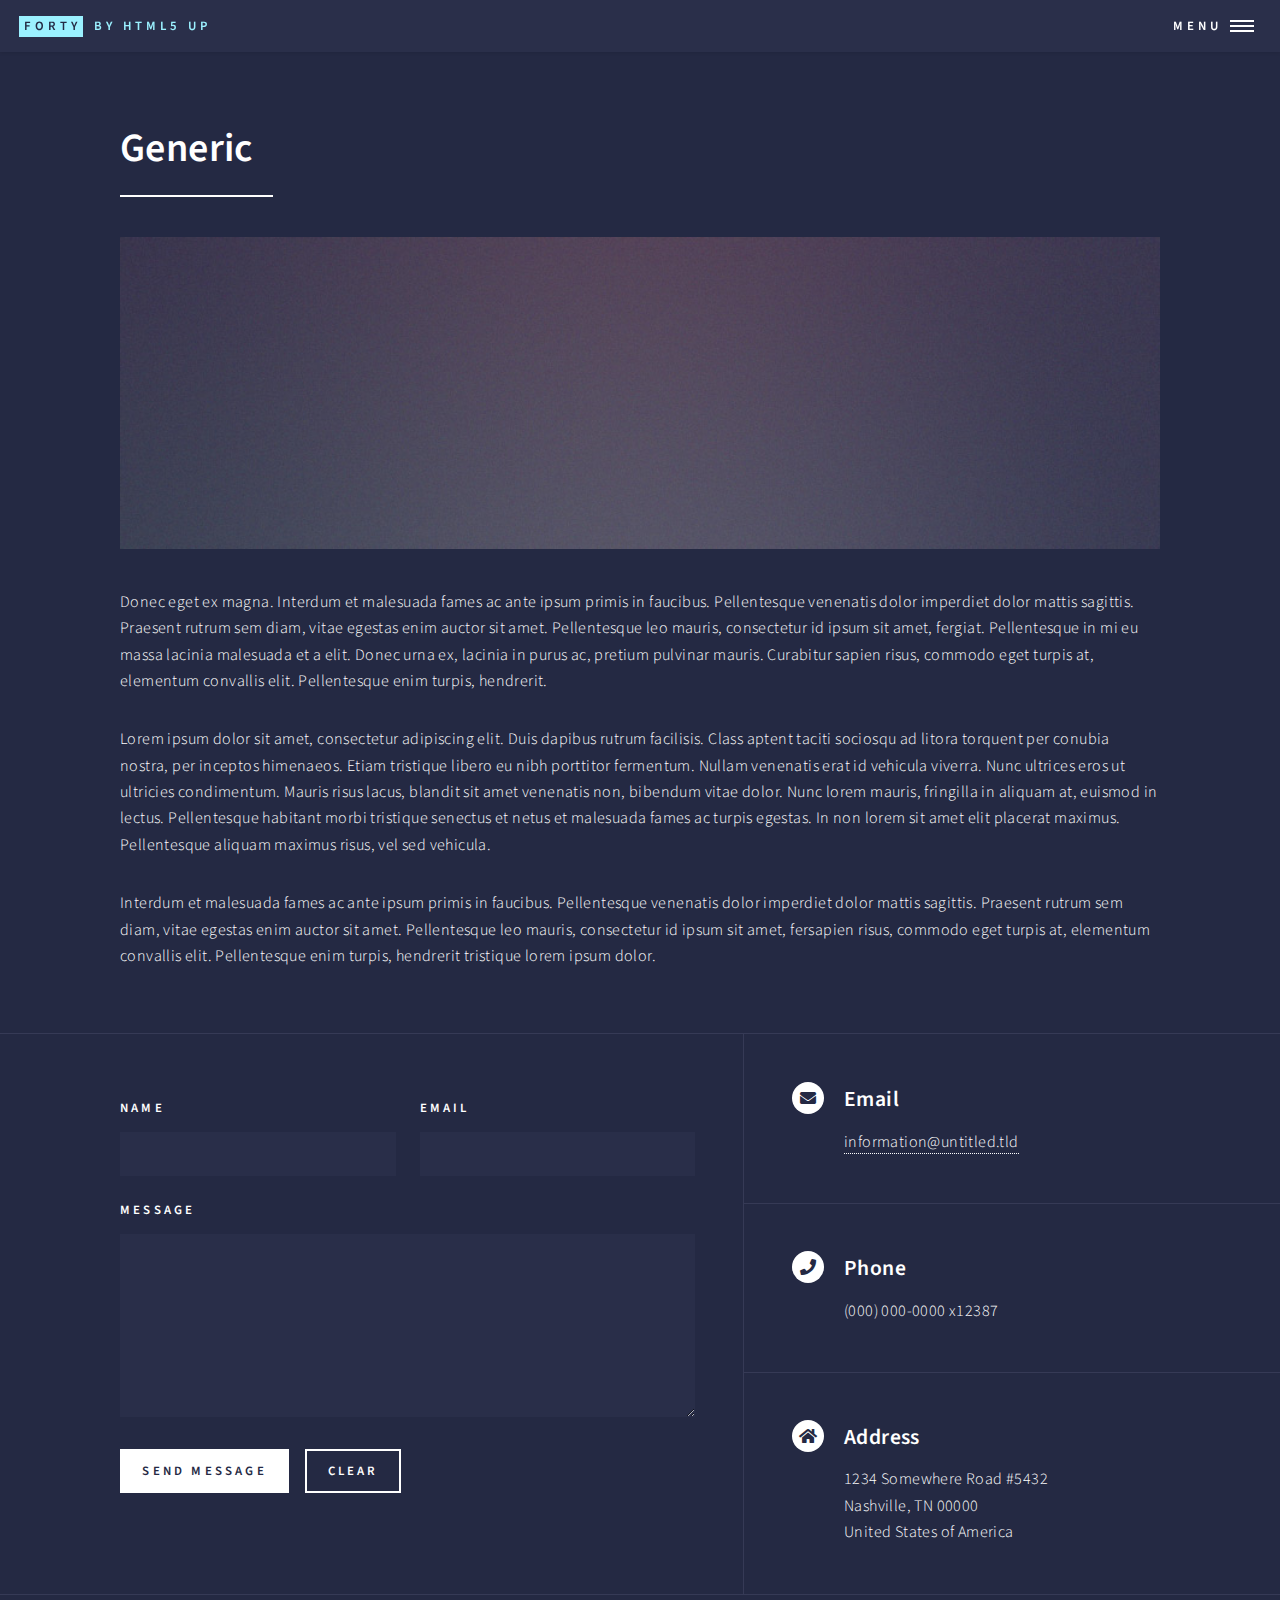
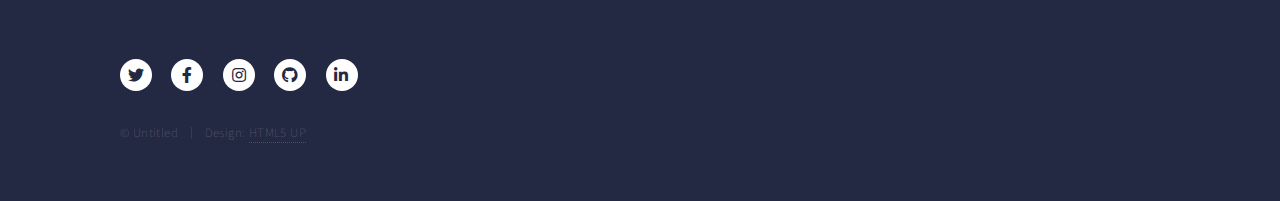
<file: generic.html>
<!DOCTYPE HTML>
<!--
	Forty by HTML5 UP
	html5up.net | @ajlkn
	Free for personal and commercial use under the CCA 3.0 license (html5up.net/license)
-->
<html>
	<head>
		<title>Generic - Forty by HTML5 UP</title>
		<meta charset="utf-8" />
		<meta name="viewport" content="width=device-width, initial-scale=1, user-scalable=no" />
		<link rel="stylesheet" href="assets/css/main.css" />
		<noscript><link rel="stylesheet" href="assets/css/noscript.css" /></noscript>
	</head>
	<body class="is-preload">

		<!-- Wrapper -->
			<div id="wrapper">

				<!-- Header -->
					<header id="header">
						<a href="index.html" class="logo"><strong>Forty</strong> <span>by HTML5 UP</span></a>
						<nav>
							<a href="#menu">Menu</a>
						</nav>
					</header>

				<!-- Menu -->
					<nav id="menu">
						<ul class="links">
							<li><a href="index.html">Home</a></li>
							<li><a href="landing.html">Landing</a></li>
							<li><a href="generic.html">Generic</a></li>
							<li><a href="elements.html">Elements</a></li>
						</ul>
						<ul class="actions stacked">
							<li><a href="#" class="button primary fit">Get Started</a></li>
							<li><a href="#" class="button fit">Log In</a></li>
						</ul>
					</nav>

				<!-- Main -->
					<div id="main" class="alt">

						<!-- One -->
							<section id="one">
								<div class="inner">
									<header class="major">
										<h1>Generic</h1>
									</header>
									<span class="image main"><img src="images/pic11.jpg" alt="" /></span>
									<p>Donec eget ex magna. Interdum et malesuada fames ac ante ipsum primis in faucibus. Pellentesque venenatis dolor imperdiet dolor mattis sagittis. Praesent rutrum sem diam, vitae egestas enim auctor sit amet. Pellentesque leo mauris, consectetur id ipsum sit amet, fergiat. Pellentesque in mi eu massa lacinia malesuada et a elit. Donec urna ex, lacinia in purus ac, pretium pulvinar mauris. Curabitur sapien risus, commodo eget turpis at, elementum convallis elit. Pellentesque enim turpis, hendrerit.</p>
									<p>Lorem ipsum dolor sit amet, consectetur adipiscing elit. Duis dapibus rutrum facilisis. Class aptent taciti sociosqu ad litora torquent per conubia nostra, per inceptos himenaeos. Etiam tristique libero eu nibh porttitor fermentum. Nullam venenatis erat id vehicula viverra. Nunc ultrices eros ut ultricies condimentum. Mauris risus lacus, blandit sit amet venenatis non, bibendum vitae dolor. Nunc lorem mauris, fringilla in aliquam at, euismod in lectus. Pellentesque habitant morbi tristique senectus et netus et malesuada fames ac turpis egestas. In non lorem sit amet elit placerat maximus. Pellentesque aliquam maximus risus, vel sed vehicula.</p>
									<p>Interdum et malesuada fames ac ante ipsum primis in faucibus. Pellentesque venenatis dolor imperdiet dolor mattis sagittis. Praesent rutrum sem diam, vitae egestas enim auctor sit amet. Pellentesque leo mauris, consectetur id ipsum sit amet, fersapien risus, commodo eget turpis at, elementum convallis elit. Pellentesque enim turpis, hendrerit tristique lorem ipsum dolor.</p>
								</div>
							</section>

					</div>

				<!-- Contact -->
					<section id="contact">
						<div class="inner">
							<section>
								<form method="post" action="#">
									<div class="fields">
										<div class="field half">
											<label for="name">Name</label>
											<input type="text" name="name" id="name" />
										</div>
										<div class="field half">
											<label for="email">Email</label>
											<input type="text" name="email" id="email" />
										</div>
										<div class="field">
											<label for="message">Message</label>
											<textarea name="message" id="message" rows="6"></textarea>
										</div>
									</div>
									<ul class="actions">
										<li><input type="submit" value="Send Message" class="primary" /></li>
										<li><input type="reset" value="Clear" /></li>
									</ul>
								</form>
							</section>
							<section class="split">
								<section>
									<div class="contact-method">
										<span class="icon solid alt fa-envelope"></span>
										<h3>Email</h3>
										<a href="#">information@untitled.tld</a>
									</div>
								</section>
								<section>
									<div class="contact-method">
										<span class="icon solid alt fa-phone"></span>
										<h3>Phone</h3>
										<span>(000) 000-0000 x12387</span>
									</div>
								</section>
								<section>
									<div class="contact-method">
										<span class="icon solid alt fa-home"></span>
										<h3>Address</h3>
										<span>1234 Somewhere Road #5432<br />
										Nashville, TN 00000<br />
										United States of America</span>
									</div>
								</section>
							</section>
						</div>
					</section>

				<!-- Footer -->
					<footer id="footer">
						<div class="inner">
							<ul class="icons">
								<li><a href="#" class="icon brands alt fa-twitter"><span class="label">Twitter</span></a></li>
								<li><a href="#" class="icon brands alt fa-facebook-f"><span class="label">Facebook</span></a></li>
								<li><a href="#" class="icon brands alt fa-instagram"><span class="label">Instagram</span></a></li>
								<li><a href="#" class="icon brands alt fa-github"><span class="label">GitHub</span></a></li>
								<li><a href="#" class="icon brands alt fa-linkedin-in"><span class="label">LinkedIn</span></a></li>
							</ul>
							<ul class="copyright">
								<li>&copy; Untitled</li><li>Design: <a href="https://html5up.net">HTML5 UP</a></li>
							</ul>
						</div>
					</footer>

			</div>

		<!-- Scripts -->
			<script src="assets/js/jquery.min.js"></script>
			<script src="assets/js/jquery.scrolly.min.js"></script>
			<script src="assets/js/jquery.scrollex.min.js"></script>
			<script src="assets/js/browser.min.js"></script>
			<script src="assets/js/breakpoints.min.js"></script>
			<script src="assets/js/util.js"></script>
			<script src="assets/js/main.js"></script>

	</body>
</html>
</file>
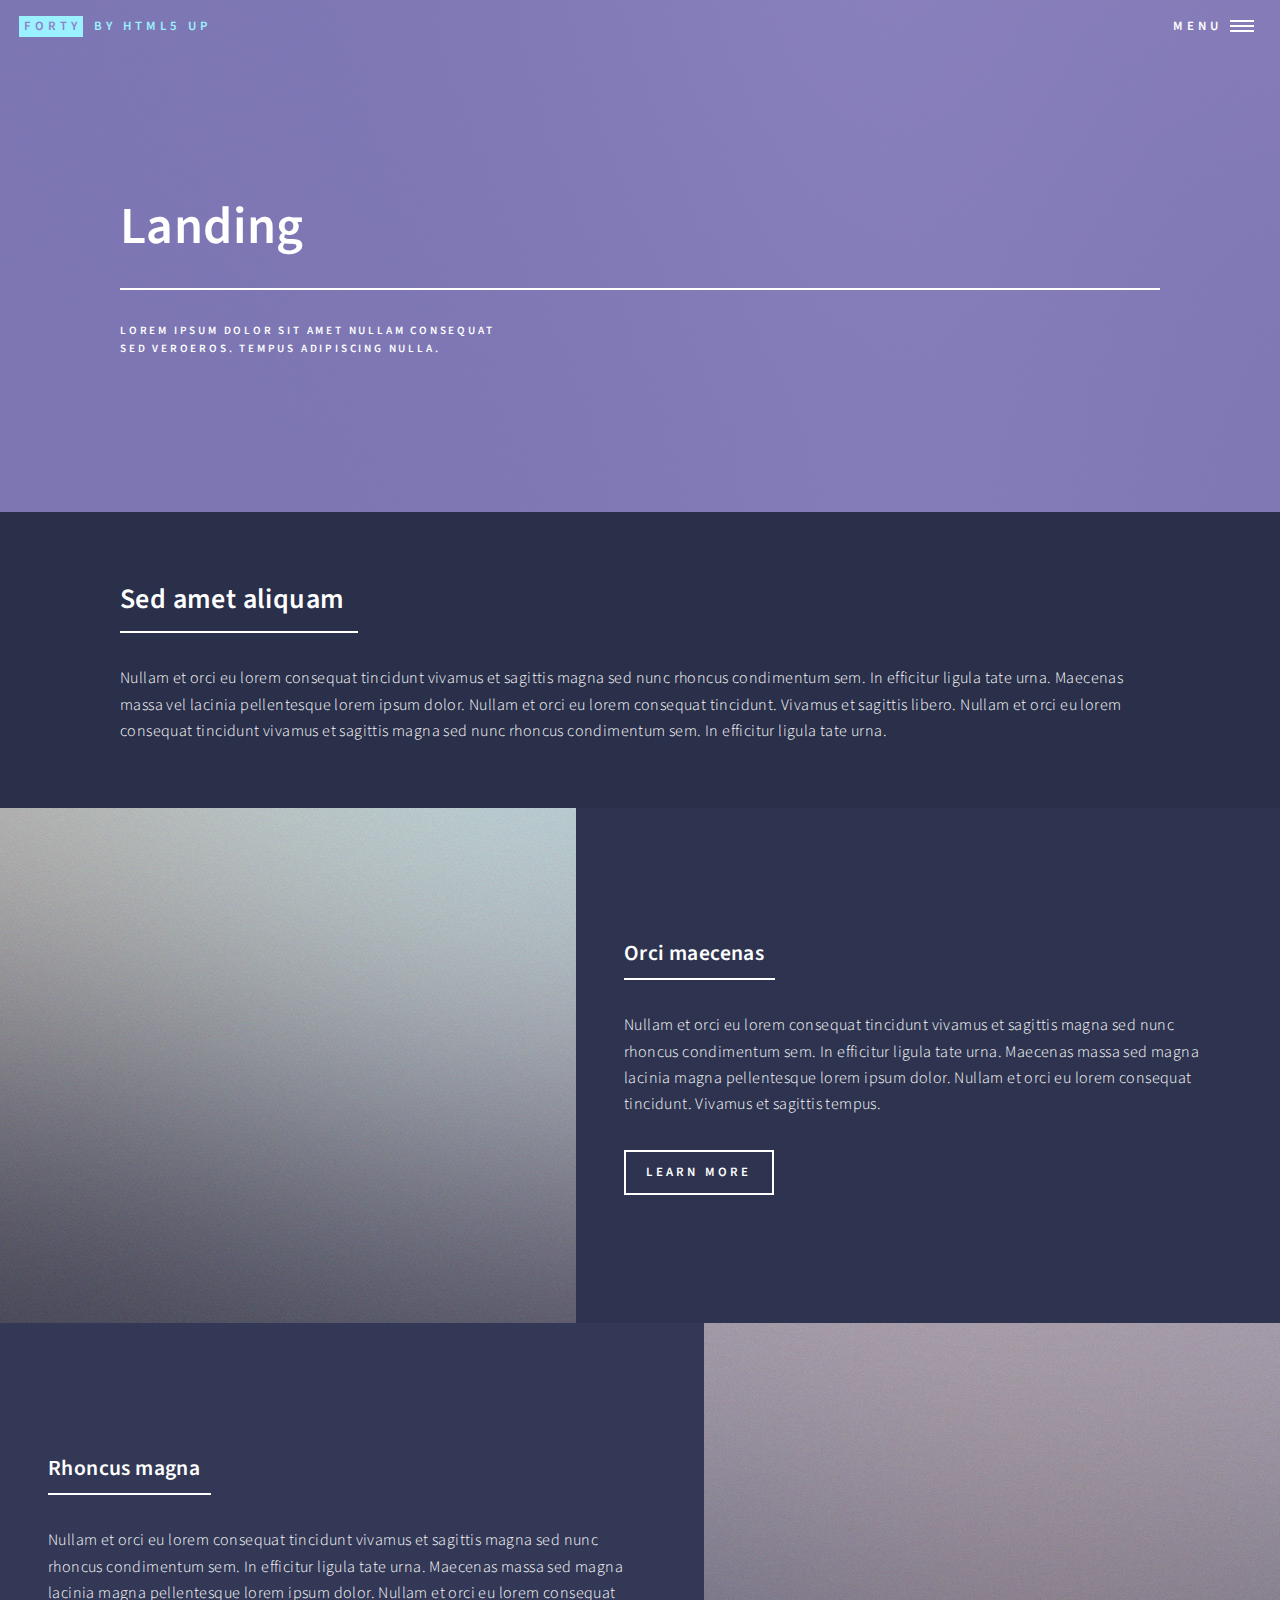
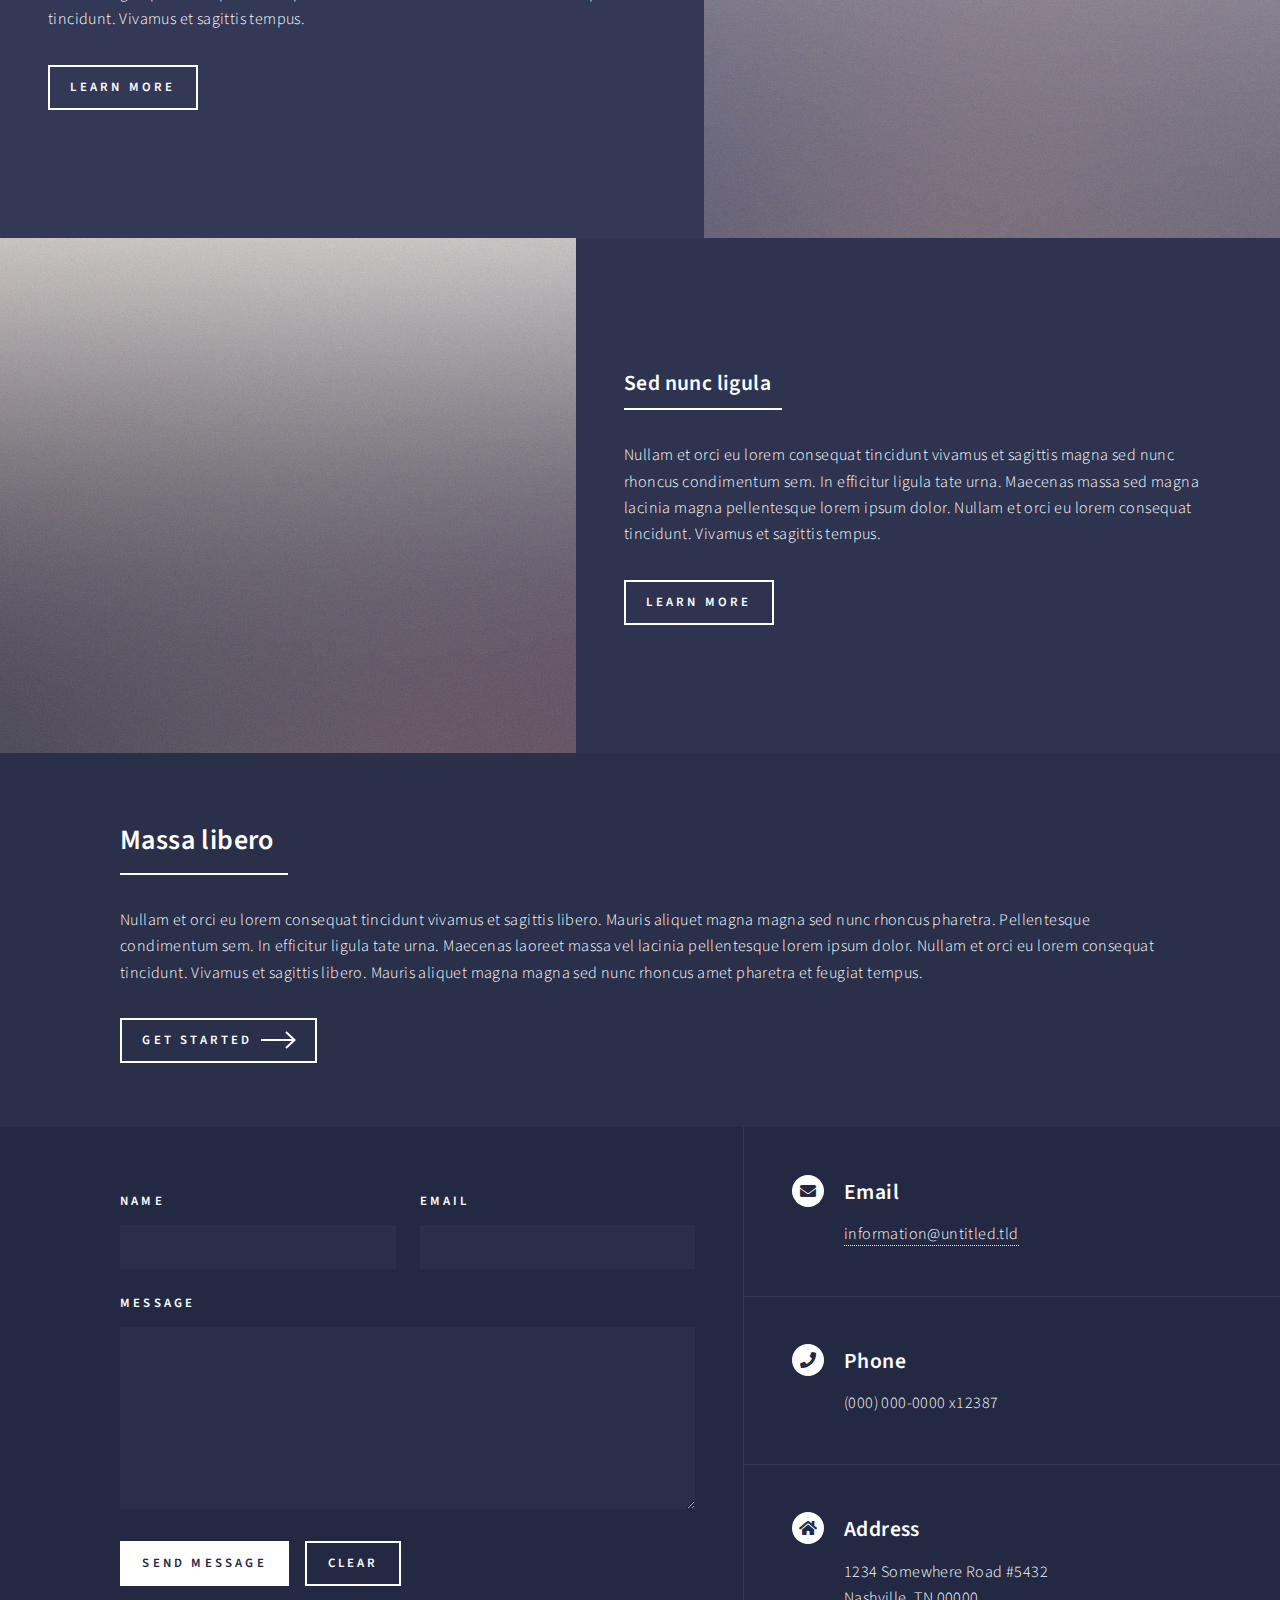
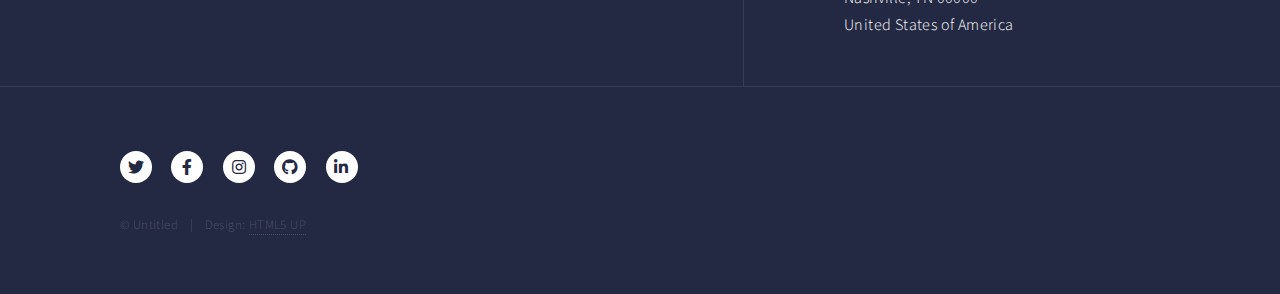
<file: landing.html>
<!DOCTYPE HTML>
<!--
	Forty by HTML5 UP
	html5up.net | @ajlkn
	Free for personal and commercial use under the CCA 3.0 license (html5up.net/license)
-->
<html>
	<head>
		<title>Landing - Forty by HTML5 UP</title>
		<meta charset="utf-8" />
		<meta name="viewport" content="width=device-width, initial-scale=1, user-scalable=no" />
		<link rel="stylesheet" href="assets/css/main.css" />
		<noscript><link rel="stylesheet" href="assets/css/noscript.css" /></noscript>
	</head>
	<body class="is-preload">

		<!-- Wrapper -->
			<div id="wrapper">

				<!-- Header -->
				<!-- Note: The "styleN" class below should match that of the banner element. -->
					<header id="header" class="alt style2">
						<a href="index.html" class="logo"><strong>Forty</strong> <span>by HTML5 UP</span></a>
						<nav>
							<a href="#menu">Menu</a>
						</nav>
					</header>

				<!-- Menu -->
					<nav id="menu">
						<ul class="links">
							<li><a href="index.html">Home</a></li>
							<li><a href="landing.html">Landing</a></li>
							<li><a href="generic.html">Generic</a></li>
							<li><a href="elements.html">Elements</a></li>
						</ul>
						<ul class="actions stacked">
							<li><a href="#" class="button primary fit">Get Started</a></li>
							<li><a href="#" class="button fit">Log In</a></li>
						</ul>
					</nav>

				<!-- Banner -->
				<!-- Note: The "styleN" class below should match that of the header element. -->
					<section id="banner" class="style2">
						<div class="inner">
							<span class="image">
								<img src="images/pic07.jpg" alt="" />
							</span>
							<header class="major">
								<h1>Landing</h1>
							</header>
							<div class="content">
								<p>Lorem ipsum dolor sit amet nullam consequat<br />
								sed veroeros. tempus adipiscing nulla.</p>
							</div>
						</div>
					</section>

				<!-- Main -->
					<div id="main">

						<!-- One -->
							<section id="one">
								<div class="inner">
									<header class="major">
										<h2>Sed amet aliquam</h2>
									</header>
									<p>Nullam et orci eu lorem consequat tincidunt vivamus et sagittis magna sed nunc rhoncus condimentum sem. In efficitur ligula tate urna. Maecenas massa vel lacinia pellentesque lorem ipsum dolor. Nullam et orci eu lorem consequat tincidunt. Vivamus et sagittis libero. Nullam et orci eu lorem consequat tincidunt vivamus et sagittis magna sed nunc rhoncus condimentum sem. In efficitur ligula tate urna.</p>
								</div>
							</section>

						<!-- Two -->
							<section id="two" class="spotlights">
								<section>
									<a href="generic.html" class="image">
										<img src="images/pic08.jpg" alt="" data-position="center center" />
									</a>
									<div class="content">
										<div class="inner">
											<header class="major">
												<h3>Orci maecenas</h3>
											</header>
											<p>Nullam et orci eu lorem consequat tincidunt vivamus et sagittis magna sed nunc rhoncus condimentum sem. In efficitur ligula tate urna. Maecenas massa sed magna lacinia magna pellentesque lorem ipsum dolor. Nullam et orci eu lorem consequat tincidunt. Vivamus et sagittis tempus.</p>
											<ul class="actions">
												<li><a href="generic.html" class="button">Learn more</a></li>
											</ul>
										</div>
									</div>
								</section>
								<section>
									<a href="generic.html" class="image">
										<img src="images/pic09.jpg" alt="" data-position="top center" />
									</a>
									<div class="content">
										<div class="inner">
											<header class="major">
												<h3>Rhoncus magna</h3>
											</header>
											<p>Nullam et orci eu lorem consequat tincidunt vivamus et sagittis magna sed nunc rhoncus condimentum sem. In efficitur ligula tate urna. Maecenas massa sed magna lacinia magna pellentesque lorem ipsum dolor. Nullam et orci eu lorem consequat tincidunt. Vivamus et sagittis tempus.</p>
											<ul class="actions">
												<li><a href="generic.html" class="button">Learn more</a></li>
											</ul>
										</div>
									</div>
								</section>
								<section>
									<a href="generic.html" class="image">
										<img src="images/pic10.jpg" alt="" data-position="25% 25%" />
									</a>
									<div class="content">
										<div class="inner">
											<header class="major">
												<h3>Sed nunc ligula</h3>
											</header>
											<p>Nullam et orci eu lorem consequat tincidunt vivamus et sagittis magna sed nunc rhoncus condimentum sem. In efficitur ligula tate urna. Maecenas massa sed magna lacinia magna pellentesque lorem ipsum dolor. Nullam et orci eu lorem consequat tincidunt. Vivamus et sagittis tempus.</p>
											<ul class="actions">
												<li><a href="generic.html" class="button">Learn more</a></li>
											</ul>
										</div>
									</div>
								</section>
							</section>

						<!-- Three -->
							<section id="three">
								<div class="inner">
									<header class="major">
										<h2>Massa libero</h2>
									</header>
									<p>Nullam et orci eu lorem consequat tincidunt vivamus et sagittis libero. Mauris aliquet magna magna sed nunc rhoncus pharetra. Pellentesque condimentum sem. In efficitur ligula tate urna. Maecenas laoreet massa vel lacinia pellentesque lorem ipsum dolor. Nullam et orci eu lorem consequat tincidunt. Vivamus et sagittis libero. Mauris aliquet magna magna sed nunc rhoncus amet pharetra et feugiat tempus.</p>
									<ul class="actions">
										<li><a href="generic.html" class="button next">Get Started</a></li>
									</ul>
								</div>
							</section>

					</div>

				<!-- Contact -->
					<section id="contact">
						<div class="inner">
							<section>
								<form method="post" action="#">
									<div class="fields">
										<div class="field half">
											<label for="name">Name</label>
											<input type="text" name="name" id="name" />
										</div>
										<div class="field half">
											<label for="email">Email</label>
											<input type="text" name="email" id="email" />
										</div>
										<div class="field">
											<label for="message">Message</label>
											<textarea name="message" id="message" rows="6"></textarea>
										</div>
									</div>
									<ul class="actions">
										<li><input type="submit" value="Send Message" class="primary" /></li>
										<li><input type="reset" value="Clear" /></li>
									</ul>
								</form>
							</section>
							<section class="split">
								<section>
									<div class="contact-method">
										<span class="icon solid alt fa-envelope"></span>
										<h3>Email</h3>
										<a href="#">information@untitled.tld</a>
									</div>
								</section>
								<section>
									<div class="contact-method">
										<span class="icon solid alt fa-phone"></span>
										<h3>Phone</h3>
										<span>(000) 000-0000 x12387</span>
									</div>
								</section>
								<section>
									<div class="contact-method">
										<span class="icon solid alt fa-home"></span>
										<h3>Address</h3>
										<span>1234 Somewhere Road #5432<br />
										Nashville, TN 00000<br />
										United States of America</span>
									</div>
								</section>
							</section>
						</div>
					</section>

				<!-- Footer -->
					<footer id="footer">
						<div class="inner">
							<ul class="icons">
								<li><a href="#" class="icon brands alt fa-twitter"><span class="label">Twitter</span></a></li>
								<li><a href="#" class="icon brands alt fa-facebook-f"><span class="label">Facebook</span></a></li>
								<li><a href="#" class="icon brands alt fa-instagram"><span class="label">Instagram</span></a></li>
								<li><a href="#" class="icon brands alt fa-github"><span class="label">GitHub</span></a></li>
								<li><a href="#" class="icon brands alt fa-linkedin-in"><span class="label">LinkedIn</span></a></li>
							</ul>
							<ul class="copyright">
								<li>&copy; Untitled</li><li>Design: <a href="https://html5up.net">HTML5 UP</a></li>
							</ul>
						</div>
					</footer>

			</div>

		<!-- Scripts -->
			<script src="assets/js/jquery.min.js"></script>
			<script src="assets/js/jquery.scrolly.min.js"></script>
			<script src="assets/js/jquery.scrollex.min.js"></script>
			<script src="assets/js/browser.min.js"></script>
			<script src="assets/js/breakpoints.min.js"></script>
			<script src="assets/js/util.js"></script>
			<script src="assets/js/main.js"></script>

	</body>
</html>
</file>
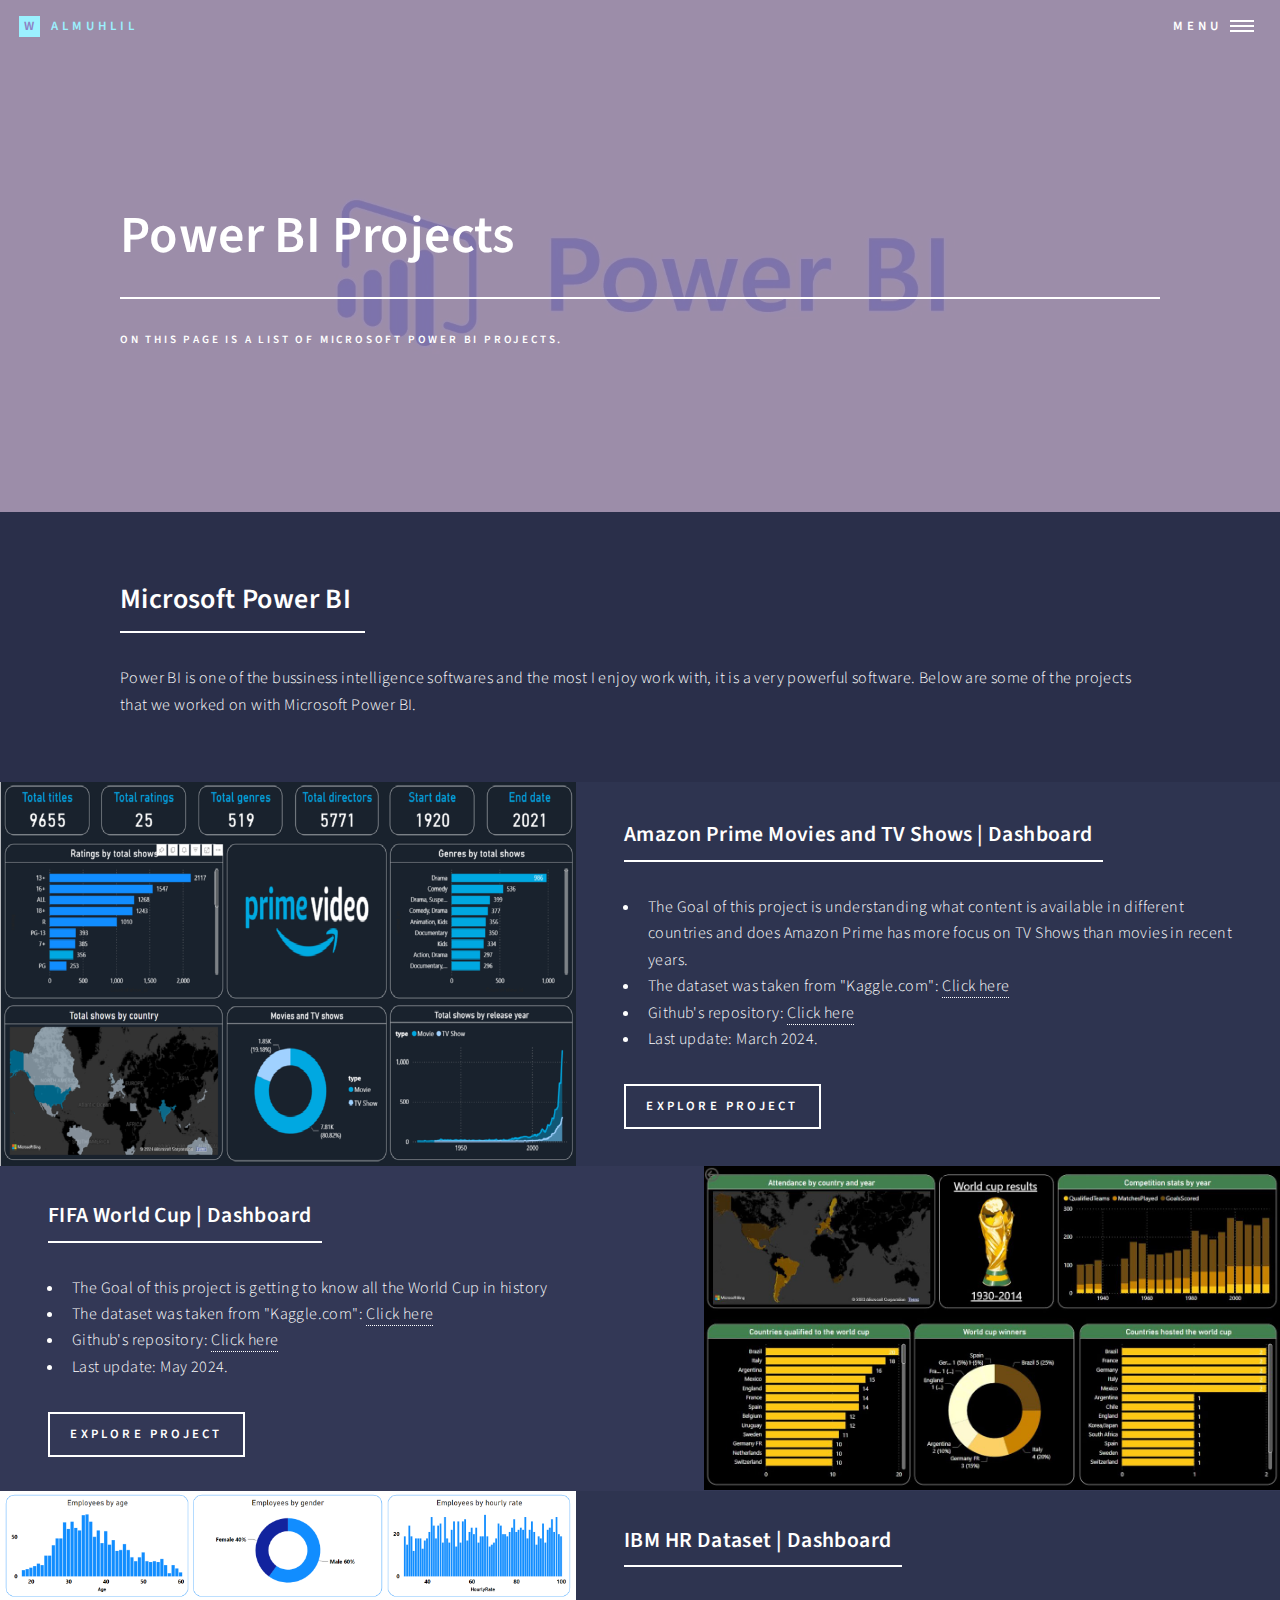
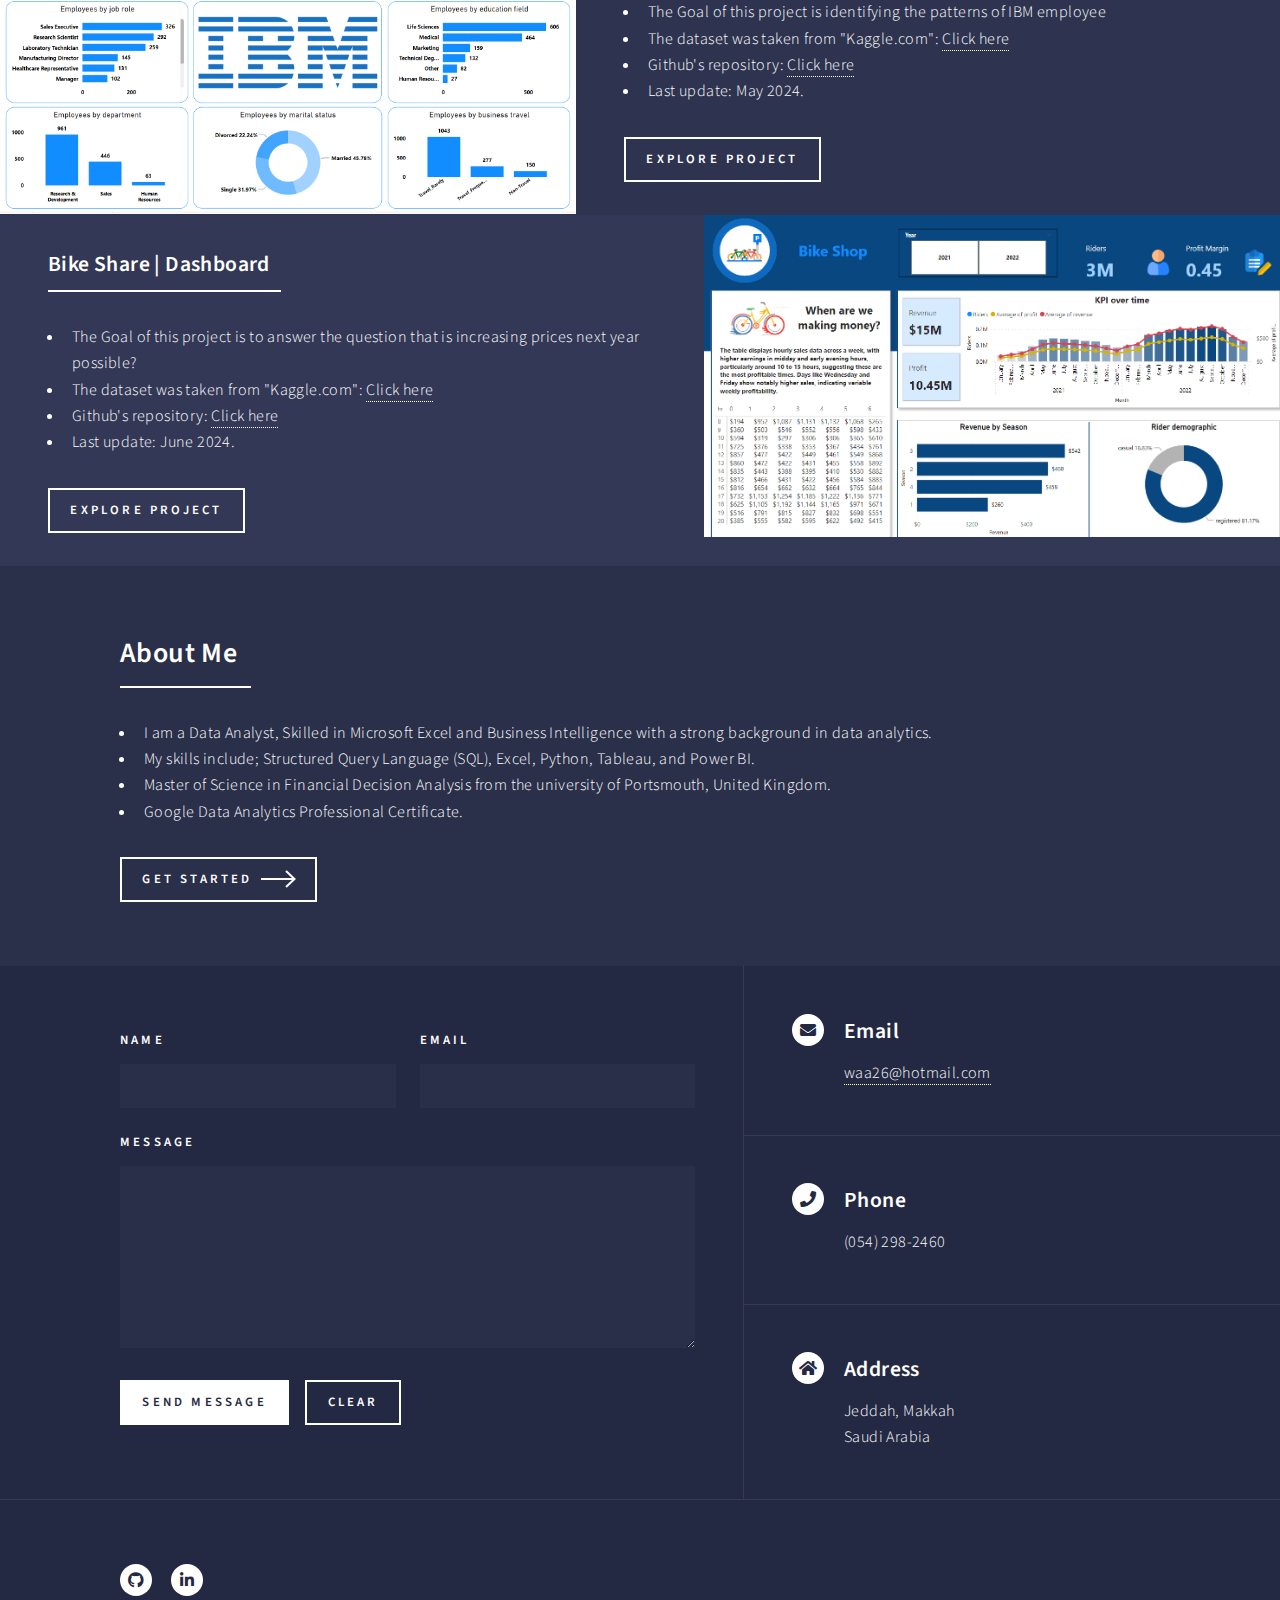
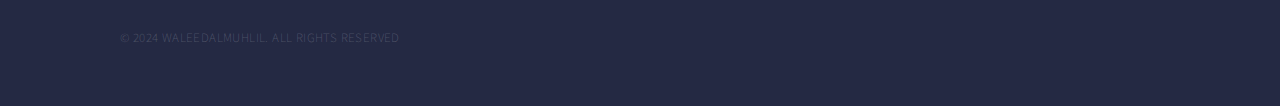
<file: powerbi.html>
<!DOCTYPE HTML>
<!--
	Forty by HTML5 UP
	html5up.net | @ajlkn
	Free for personal and commercial use under the CCA 3.0 license (html5up.net/license)
-->
<html>
	<head>
		<title>Power BI - Waleed Almuhlil</title>
		<meta charset="utf-8" />
		<meta name="viewport" content="width=device-width, initial-scale=1, user-scalable=no" />
		<link rel="stylesheet" href="assets/css/main.css" />
		<noscript><link rel="stylesheet" href="assets/css/noscript.css" /></noscript>
	</head>
	<body class="is-preload">

		<!-- Wrapper -->
			<div id="wrapper">

				<!-- Header -->
				<!-- Note: The "styleN" class below should match that of the banner element. -->
					<header id="header" class="alt style2">
						<a href="index.html" class="logo"><strong>W</strong> <span>Almuhlil</span></a>
						<nav>
							<a href="#menu">Menu</a>
						</nav>
					</header>

				<!-- Menu -->
					<nav id="menu">
						<ul class="links">
							<li><a href="index.html">Home</a></li>
							<li><a href="excel.html">Excel Projects</a></li>
							<li><a href="sql.html">SQL Projects</a></li>
							<li><a href="python.html">Python Projects</a></li>
							<li><a href="rlanguage.html">R Language Projects</a></li>
							<li><a href="tableau.html">Tableau Projects</a></li>
							<li><a href="powerbi.html">Power BI Projects</a></li>
						</ul>
						<ul class="actions stacked">
							<li><a href="#one" class="button primary fit">Get Started</a></li>
							<li><a href="#" class="button fit">Log In</a></li>
						</ul>
					</nav>

				<!-- Banner -->
				<!-- Note: The "styleN" class below should match that of the header element. -->
					<section id="banner" class="style2">
						<div class="inner">
							<span class="image">
								<img src="images/pb1.webp" alt="" />
							</span>
							<header class="major">
								<h1>Power BI Projects</h1>
							</header>
							<div class="content">
								<p>On this page is a list of Microsoft Power BI projects.</p>
							</div>
						</div>
					</section>

				<!-- Main -->
					<div id="main">

						<!-- One -->
							<section id="one">
								<div class="inner">
									<header class="major">
										<h2>Microsoft Power BI</h2>
									</header>
									<p>Power BI is one of the bussiness intelligence softwares and the most I enjoy work with, 
										it is a very powerful software. Below are some of the projects that we worked on with Microsoft Power BI.</p>
								</div>
							</section>

						<!-- Two -->
							<section id="two" class="spotlights">
								<section>
									<a href="https://app.powerbi.com/groups/me/reports/483aa0ba-fa7f-43eb-befb-f8d90b99373b/171ac27ddc9c933f957a?experience=power-bi" target="_blank" class="image">
										<img src="images/pb01.png" alt="" data-position="center center" />
									</a>
									<div class="content">
										<div class="inner">
											<header class="major">
												<h3>Amazon Prime Movies and TV Shows | Dashboard</h3>
											</header>
											<ul>
												<li>The Goal of this project is understanding what content is available in different countries
													and does Amazon Prime has more focus on TV Shows than movies in recent years.					
												</li>
												<li>The dataset was taken from "Kaggle.com": <a href="https://www.kaggle.com/datasets/shivamb/amazon-prime-movies-and-tv-shows" target="_blank">Click here</a></li>
												<li>Github's repository: <a href="https://github.com/walmalki/powerbi/tree/main" target="_blank">Click here</a></li>
												<li>Last update: March 2024.</li>
											</ul>
											<ul class="actions">
												<li><a href="https://gandour-my.sharepoint.com/:u:/p/walmalki/Ecv51X1EP8JAtvPxpQNEDLkBg0xkTtMsSJ3dWL_kpjBnKw?e=5ITi3F" target="_blank" class="button">Explore Project</a></li>
											</ul>
										</div>
									</div>
								</section>
								<section>
									<a href="" target="_blank" class="image">
										<img src="images/pb02.jpeg" alt="" data-position="top center" />
									</a>
									<div class="content">
										<div class="inner">
											<header class="major">
												<h3>FIFA World Cup | Dashboard</h3>
											</header>
											<ul>
												<li>The Goal of this project is getting to know all the World Cup in history</li>
												<li>The dataset was taken from "Kaggle.com": <a href="https://www.kaggle.com/datasets/abecklas/fifa-world-cup" target="_blank">Click here</a></li>
												<li>Github's repository: <a href="https://github.com/walmalki/powerbi/tree/main" target="_blank">Click here</a></li>
												<li>Last update: May 2024.</li>
											</ul>
											<ul class="actions">
												<li><a href="https://gandour-my.sharepoint.com/:u:/p/walmalki/ERlH5c6zW0hAgtAiXbLz0xgB2BU8Aga4rUFhE9vhE_qk0A?e=PKX2BQ" target="_blank" class="button">Explore Project</a></li>
											</ul>
										</div>
									</div>
								</section>
								<section>
									<a href="" target="_blank" class="image">
										<img src="images/pb04.png" alt="" data-position="25% 25%" />
									</a>
									<div class="content">
										<div class="inner">
											<header class="major">
												<h3>IBM HR Dataset | Dashboard</h3>
											</header>
											<ul>
												<li>The Goal of this project is identifying the patterns of IBM employee</li>
												<li>The dataset was taken from "Kaggle.com": <a href="https://www.kaggle.com/datasets/pavansubhasht/ibm-hr-analytics-attrition-dataset" target="_blank">Click here</a></li>
												<li>Github's repository: <a href="https://github.com/walmalki/powerbi" target="_blank">Click here</a></li>
												<li>Last update: May 2024.</li>
											</ul>
											<ul class="actions">
												<li><a href="https://gandour-my.sharepoint.com/:u:/p/walmalki/EQLVNoMCzDJJgT8qemq6A5ABK1eeobUSH1gUwApKKQUHlQ?e=Xt3Liv" target="_blank" class="button">Explore Project</a></li>
											</ul>
										</div>
									</div>
								</section>
								<section>
									<a href="" target="_blank" class="image">
										<img src="images/pb06.png" alt="" data-position="top center" />
									</a>
									<div class="content">
										<div class="inner">
											<header class="major">
												<h3>Bike Share | Dashboard</h3>
											</header>
											<ul>
												<li>The Goal of this project is to answer the question that is increasing prices next year possible? </li>
												<li>The dataset was taken from "Kaggle.com": <a href="https://www.kaggle.com/datasets/walmalki/toman-bike-share-dataset" target="_blank">Click here</a></li>
												<li>Github's repository: <a href="https://github.com/walmalki/waleed_portfolio/blob/main/bike_share.md" target="_blank">Click here</a></li>
												<li>Last update: June 2024.</li>
											</ul>
											<ul class="actions">
												<li><a href="https://gandour-my.sharepoint.com/:u:/p/walmalki/ERgvj8A9vaZAl_gEi1qfvGABE6rmdX4LvQ7kBAv7S_5b1g?e=BITnEG" target="_blank" class="button">Explore Project</a></li>
											</ul>
										</div>
									</div>
								</section>
							</section>

						<!-- Three -->
						<section id="two">
							<div class="inner">
								<header class="major">
									<h2>About Me</h2>
								</header>
								<ul>
									<li>I am a Data Analyst, Skilled in Microsoft Excel and Business Intelligence with a strong background in data analytics. </li>
									<li>My skills include; Structured Query Language (SQL), Excel, Python, Tableau, and Power BI.</li>
									<li>Master of Science in Financial Decision Analysis from the university of Portsmouth, United Kingdom.</li>
									<li>Google Data Analytics Professional Certificate.</li>
								</ul>
								<ul class="actions">
									<li><a href="#one" class="button next scrolly">Get Started</a></li>
								</ul>
							</div>
						</section>

					</div>

				<!-- Contact -->
					<section id="contact">
						<div class="inner">
							<section>
								<form method="post" action="#">
									<div class="fields">
										<div class="field half">
											<label for="name">Name</label>
											<input type="text" name="name" id="name" />
										</div>
										<div class="field half">
											<label for="email">Email</label>
											<input type="text" name="email" id="email" />
										</div>
										<div class="field">
											<label for="message">Message</label>
											<textarea name="message" id="message" rows="6"></textarea>
										</div>
									</div>
									<ul class="actions">
										<li><input type="submit" value="Send Message" class="primary" /></li>
										<li><input type="reset" value="Clear" /></li>
									</ul>
								</form>
							</section>
							<section class="split">
								<section>
									<div class="contact-method">
										<span class="icon solid alt fa-envelope"></span>
										<h3>Email</h3>
										<a href="#">waa26@hotmail.com</a>
									</div>
								</section>
								<section>
									<div class="contact-method">
										<span class="icon solid alt fa-phone"></span>
										<h3>Phone</h3>
										<span>(054) 298-2460</span>
									</div>
								</section>
								<section>
									<div class="contact-method">
										<span class="icon solid alt fa-home"></span>
										<h3>Address</h3>
										<span>Jeddah, Makkah<br />
										Saudi Arabia</span>
									</div>
								</section>
							</section>
						</div>
					</section>

				<!-- Footer -->
					<footer id="footer">
						<div class="inner">
							<ul class="icons">
								<li><a href="https://github.com/walmalki" target="_blank" class="icon brands alt fa-github"><span class="label">GitHub</span></a></li>
								<li><a href="https://www.linkedin.com/in/waleed-almalki-579aaa36/" target="_blank" class="icon brands alt fa-linkedin-in"><span class="label">LinkedIn</span></a></li>
							</ul>
							<ul class="copyright">
								<li>&copy; 2024 WALEEDALMUHLIL. ALL RIGHTS RESERVED</li>
							</ul>
						</div>
					</footer>

			</div>

		<!-- Scripts -->
			<script src="assets/js/jquery.min.js"></script>
			<script src="assets/js/jquery.scrolly.min.js"></script>
			<script src="assets/js/jquery.scrollex.min.js"></script>
			<script src="assets/js/browser.min.js"></script>
			<script src="assets/js/breakpoints.min.js"></script>
			<script src="assets/js/util.js"></script>
			<script src="assets/js/main.js"></script>

	</body>
</html>
</file>
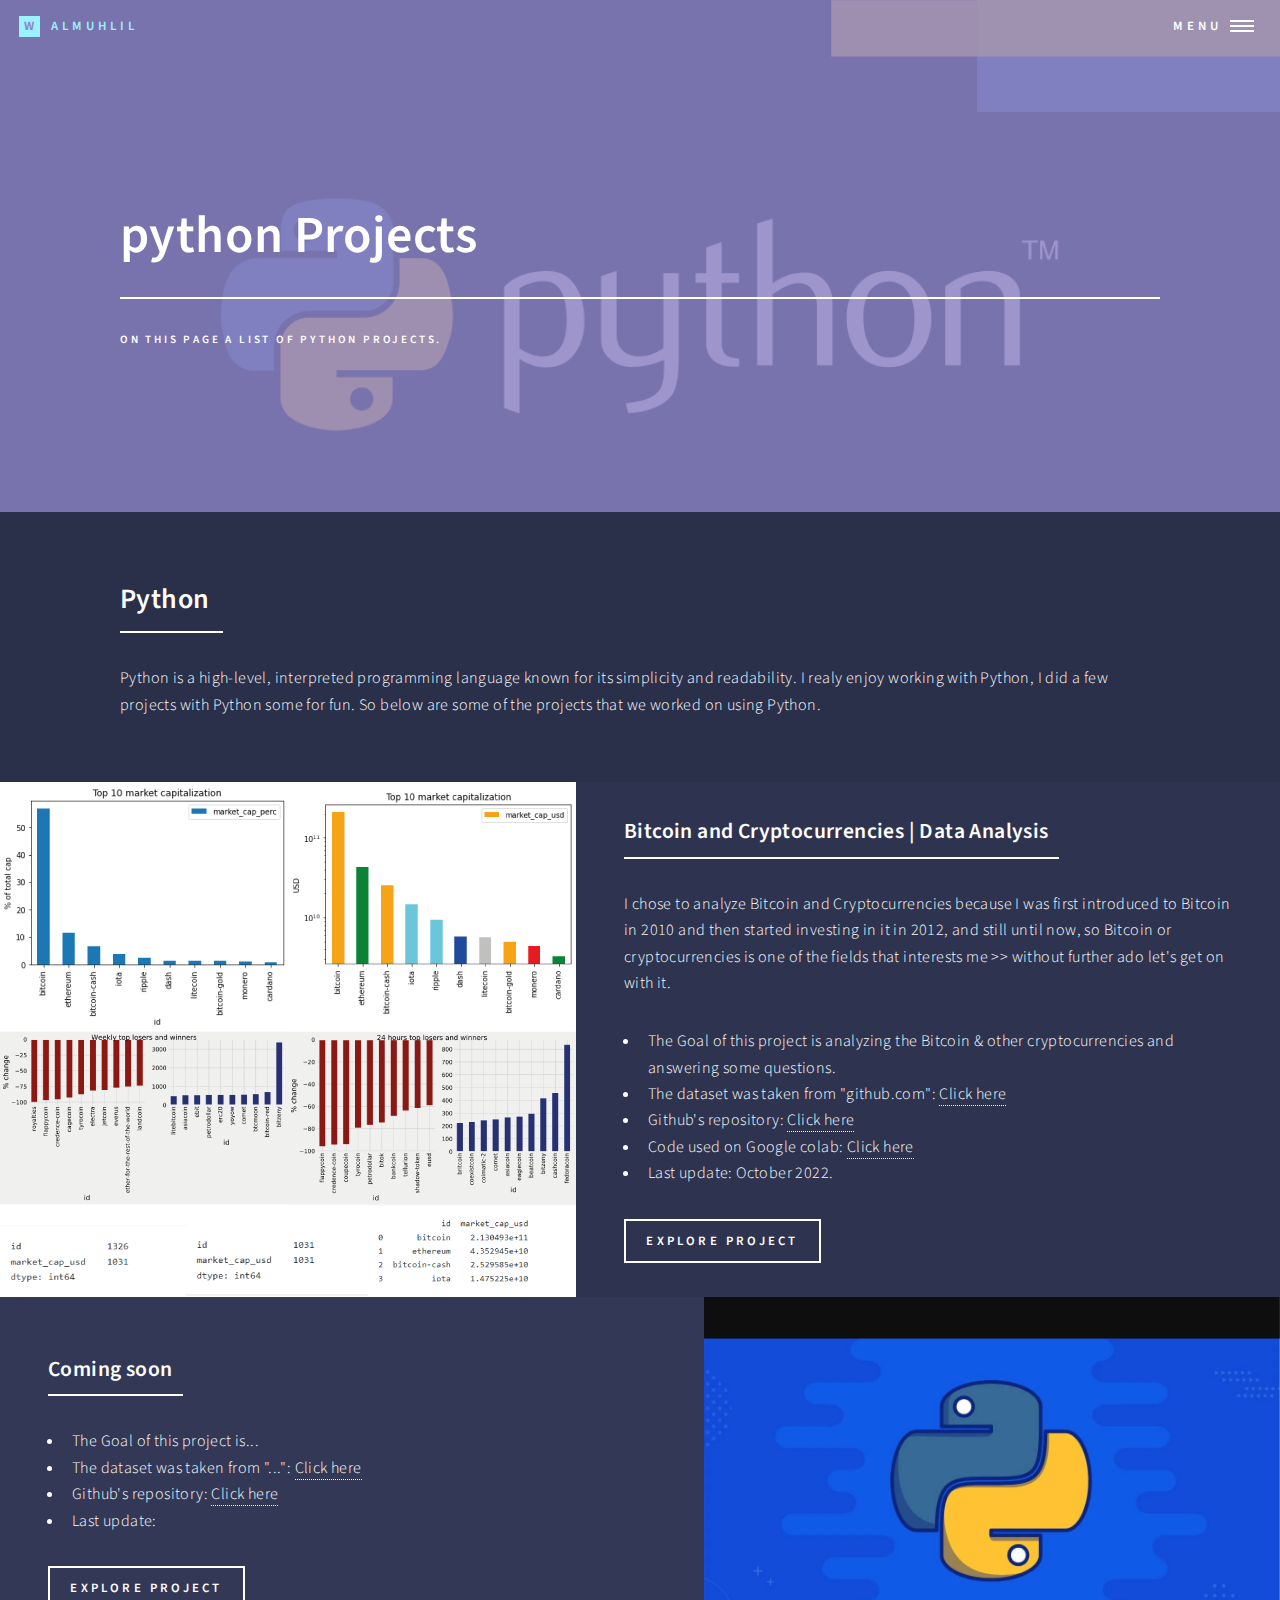
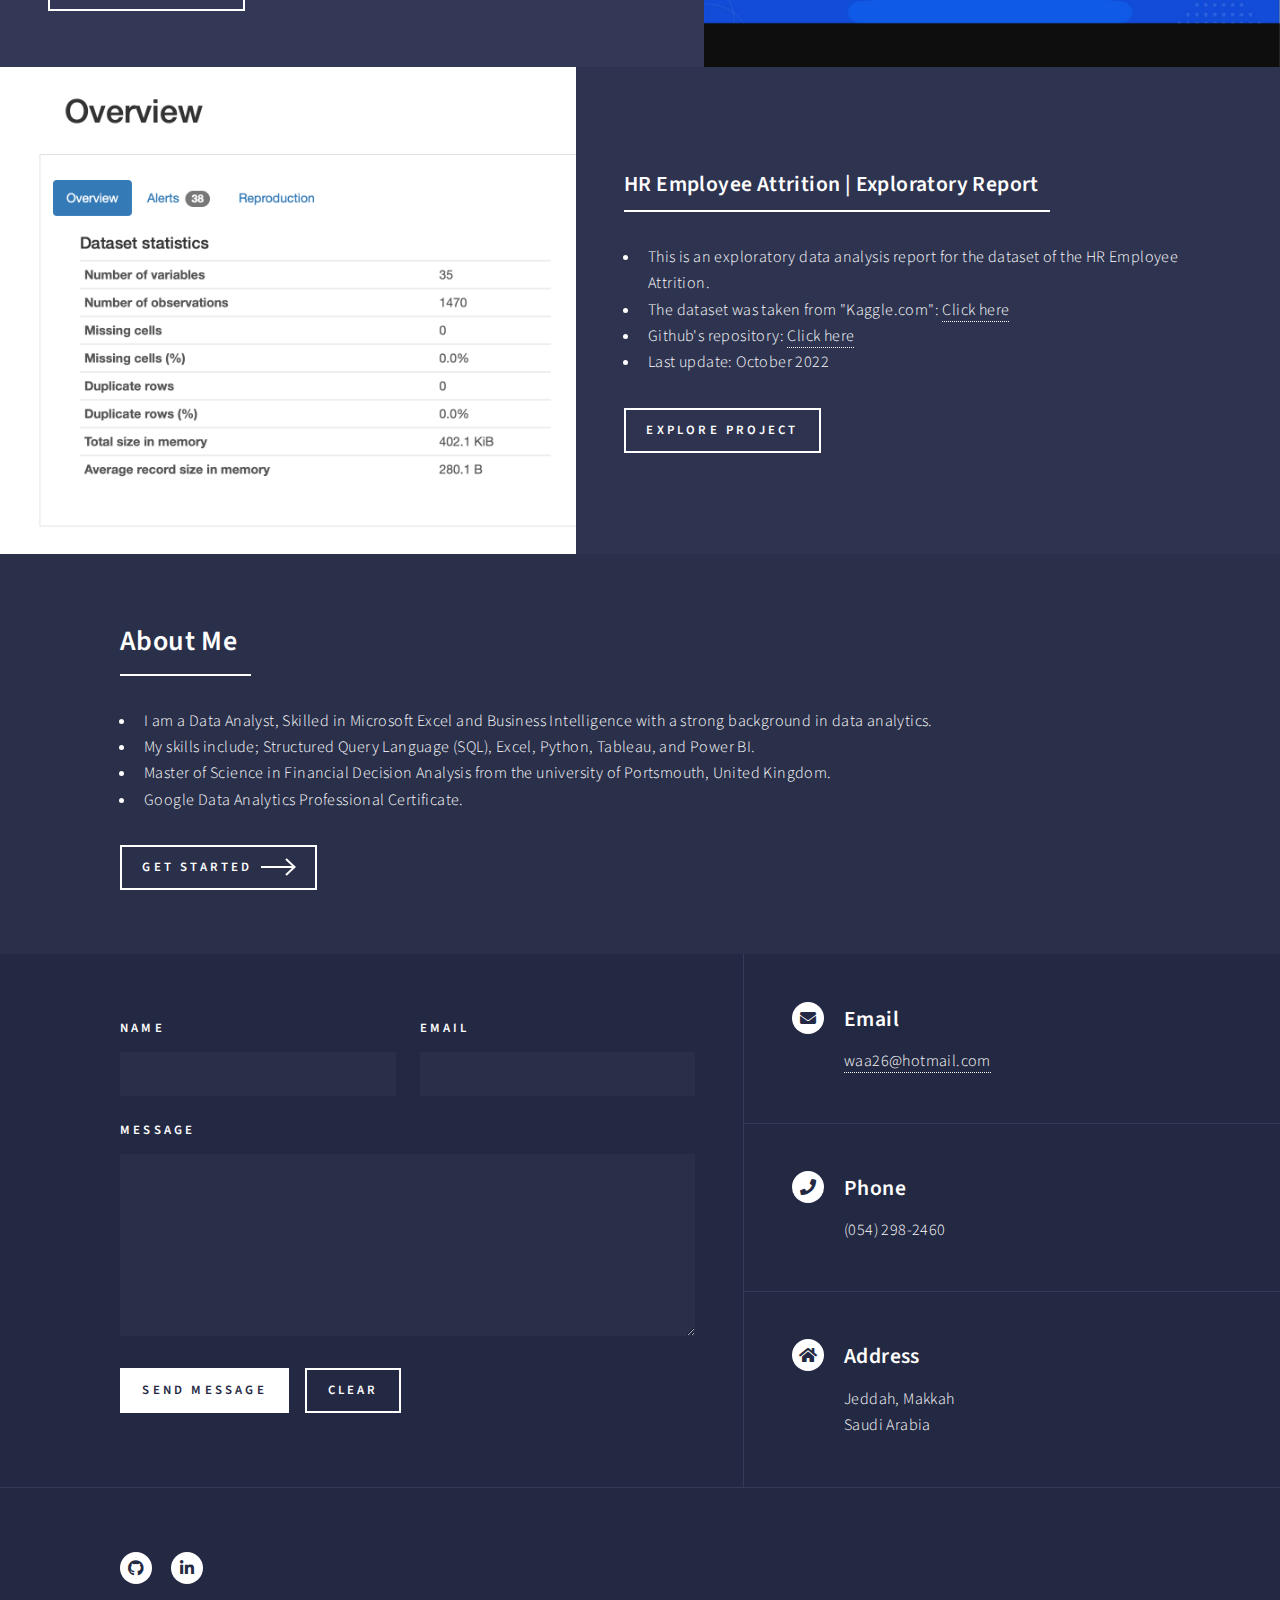
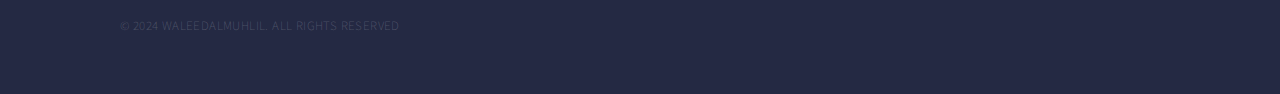
<file: python.html>
<!DOCTYPE HTML>
<!--
	Forty by HTML5 UP
	html5up.net | @ajlkn
	Free for personal and commercial use under the CCA 3.0 license (html5up.net/license)
-->
<html>
	<head>
		<title>Python - Waleed Almuhlil</title>
		<meta charset="utf-8" />
		<meta name="viewport" content="width=device-width, initial-scale=1, user-scalable=no" />
		<link rel="stylesheet" href="assets/css/main.css" />
		<noscript><link rel="stylesheet" href="assets/css/noscript.css" /></noscript>
	</head>
	<body class="is-preload">

		<!-- Wrapper -->
			<div id="wrapper">

				<!-- Header -->
				<!-- Note: The "styleN" class below should match that of the banner element. -->
					<header id="header" class="alt style2">
						<a href="index.html" class="logo"><strong>W</strong> <span>Almuhlil</span></a>
						<nav>
							<a href="#menu">Menu</a>
						</nav>
					</header>

				<!-- Menu -->
					<nav id="menu">
						<ul class="links">
							<li><a href="index.html">Home</a></li>
							<li><a href="excel.html">Excel Projects</a></li>
							<li><a href="sql.html">SQL Projects</a></li>
							<li><a href="python.html">Python Projects</a></li>
							<li><a href="rlanguage.html">R Language Projects</a></li>
							<li><a href="tableau.html">Tableau Projects</a></li>
							<li><a href="powerbi.html">Power BI Projects</a></li>
						</ul>
						<ul class="actions stacked">
							<li><a href="#one" class="button primary fit">Get Started</a></li>
							<li><a href="#" class="button fit">Log In</a></li>
						</ul>
					</nav>

				<!-- Banner -->
				<!-- Note: The "styleN" class below should match that of the header element. -->
					<section id="banner" class="style2">
						<div class="inner">
							<span class="image">
								<img src="images/py.webp" alt="" />
							</span>
							<header class="major">
								<h1>python Projects</h1>
							</header>
							<div class="content">
								<p>On this page a list of Python projects.</p>
							</div>
						</div>
					</section>

				<!-- Main -->
					<div id="main">

						<!-- One -->
							<section id="one">
								<div class="inner">
									<header class="major">
										<h2>Python</h2>
									</header>
									<p>Python is a high-level, interpreted programming language known for its simplicity and readability. 
										I realy enjoy working with Python,
										I did a few projects  with Python some for fun.
										So below are some of the projects that we worked on using Python.</p>
								</div>
							</section>

						<!-- Two -->
							<section id="two" class="spotlights">
								<section>
									<a href="https://walmalki.github.io/bitcoin_and_cryptocurrencies/" target="_blank" class="image">
										<img src="images/py01.png" alt="" data-position="center center" />
									</a>
									<div class="content">
										<div class="inner">
											<header class="major">
												<h3>Bitcoin and Cryptocurrencies | Data Analysis</h3>
											</header>
											<p>I chose to analyze Bitcoin and Cryptocurrencies because I was first introduced to Bitcoin in 2010 and then started investing in it in 2012, and still until now, so Bitcoin or cryptocurrencies is one of the fields that interests me >> without further ado let's get on with it.</p>
											<ul>
												<li>The Goal of this project is analyzing the Bitcoin & other cryptocurrencies and answering some questions.</li>
												<li>The dataset was taken from "github.com": <a href="https://github.com/bpkaur/Exploring-the-Bitcoin-cryptocurrency-market/blob/master/datasets/coinmarketcap_06122017.csv" target="_blank">Click here</a></li>
												<li>Github's repository: <a href="https://github.com/walmalki/waleed_portfolio/blob/main/Bitcoin%26Cryptocurrencies.md" target="_blank">Click here</a></li>
												<li>Code used on Google colab: <a href="https://colab.research.google.com/drive/1ucwUuGFat0nKmMOIcZNGFGcwrWjoq9sT?usp=sharing" target="_blank">Click here</a></li>
												<li>Last update: October 2022.</li>
											</ul>
											<ul class="actions">
												<li><a href="https://walmalki.github.io/bitcoin_and_cryptocurrencies/" target="_blank" class="button">Explore Project</a></li>
											</ul>
										</div>
									</div>
								</section>
								<section>
									<a href="" target="_blank" class="image">
										<img src="images/py1.png" alt="" data-position="top center" />
									</a>
									<div class="content">
										<div class="inner">
											<header class="major">
												<h3>Coming soon</h3>
											</header>
											<ul>
												<li>The Goal of this project is...</li>
												<li>The dataset was taken from "...": <a href="" target="_blank">Click here</a></li>
												<li>Github's repository: <a href="" target="_blank">Click here</a></li>
												<li>Last update:</li>
											</ul>
											<ul class="actions">
												<li><a href="" target="_blank" class="button">Explore Project</a></li>
											</ul>
										</div>
									</div>
								</section>
								<section>
									<a href="https://walmalki.github.io/hr_employee_attrition/" target="_blank" class="image">
										<img src="images/py02.png" alt="" data-position="25% 25%" />
									</a>
									<div class="content">
										<div class="inner">
											<header class="major">
												<h3>HR Employee Attrition | Exploratory Report</h3>
											</header>
											<ul>
												<li>This is an exploratory data analysis report for the dataset of the HR Employee Attrition.</li>
												<li>The dataset was taken from "Kaggle.com": <a href="https://www.kaggle.com/datasets/itssuru/hr-employee-attrition" target="_blank">Click here</a></li>
												<li>Github's repository: <a href="https://github.com/walmalki/ExploratoryDataAnalysisReports/tree/main/HREmployeeAttrition" target="_blank">Click here</a></li>
												<li>Last update: October 2022</li>
											</ul>
											<ul class="actions">
												<li><a href="https://walmalki.github.io/hr_employee_attrition/" target="_blank" class="button">Explore Project</a></li>
											</ul>
										</div>
									</div>
								</section>
							</section>

						<!-- Three -->
						<section id="two">
							<div class="inner">
								<header class="major">
									<h2>About Me</h2>
								</header>
								<ul>
									<li>I am a Data Analyst, Skilled in Microsoft Excel and Business Intelligence with a strong background in data analytics. </li>
									<li>My skills include; Structured Query Language (SQL), Excel, Python, Tableau, and Power BI.</li>
									<li>Master of Science in Financial Decision Analysis from the university of Portsmouth, United Kingdom.</li>
									<li>Google Data Analytics Professional Certificate.</li>
								</ul>
								<ul class="actions">
									<li><a href="#one" class="button next scrolly">Get Started</a></li>
								</ul>
							</div>
						</section>

					</div>

				<!-- Contact -->
					<section id="contact">
						<div class="inner">
							<section>
								<form method="post" action="#">
									<div class="fields">
										<div class="field half">
											<label for="name">Name</label>
											<input type="text" name="name" id="name" />
										</div>
										<div class="field half">
											<label for="email">Email</label>
											<input type="text" name="email" id="email" />
										</div>
										<div class="field">
											<label for="message">Message</label>
											<textarea name="message" id="message" rows="6"></textarea>
										</div>
									</div>
									<ul class="actions">
										<li><input type="submit" value="Send Message" class="primary" /></li>
										<li><input type="reset" value="Clear" /></li>
									</ul>
								</form>
							</section>
							<section class="split">
								<section>
									<div class="contact-method">
										<span class="icon solid alt fa-envelope"></span>
										<h3>Email</h3>
										<a href="#">waa26@hotmail.com</a>
									</div>
								</section>
								<section>
									<div class="contact-method">
										<span class="icon solid alt fa-phone"></span>
										<h3>Phone</h3>
										<span>(054) 298-2460</span>
									</div>
								</section>
								<section>
									<div class="contact-method">
										<span class="icon solid alt fa-home"></span>
										<h3>Address</h3>
										<span>Jeddah, Makkah<br />
										Saudi Arabia</span>
									</div>
								</section>
							</section>
						</div>
					</section>

				<!-- Footer -->
					<footer id="footer">
						<div class="inner">
							<ul class="icons">
								<li><a href="https://github.com/walmalki" class="icon brands alt fa-github"><span class="label">GitHub</span></a></li>
								<li><a href="https://www.linkedin.com/in/waleed-almalki-579aaa36/" class="icon brands alt fa-linkedin-in"><span class="label">LinkedIn</span></a></li>
							</ul>
							<ul class="copyright">
								<li>&copy; 2024 WALEEDALMUHLIL. ALL RIGHTS RESERVED</li>
							</ul>
						</div>
					</footer>

			</div>

		<!-- Scripts -->
			<script src="assets/js/jquery.min.js"></script>
			<script src="assets/js/jquery.scrolly.min.js"></script>
			<script src="assets/js/jquery.scrollex.min.js"></script>
			<script src="assets/js/browser.min.js"></script>
			<script src="assets/js/breakpoints.min.js"></script>
			<script src="assets/js/util.js"></script>
			<script src="assets/js/main.js"></script>

	</body>
</html>
</file>
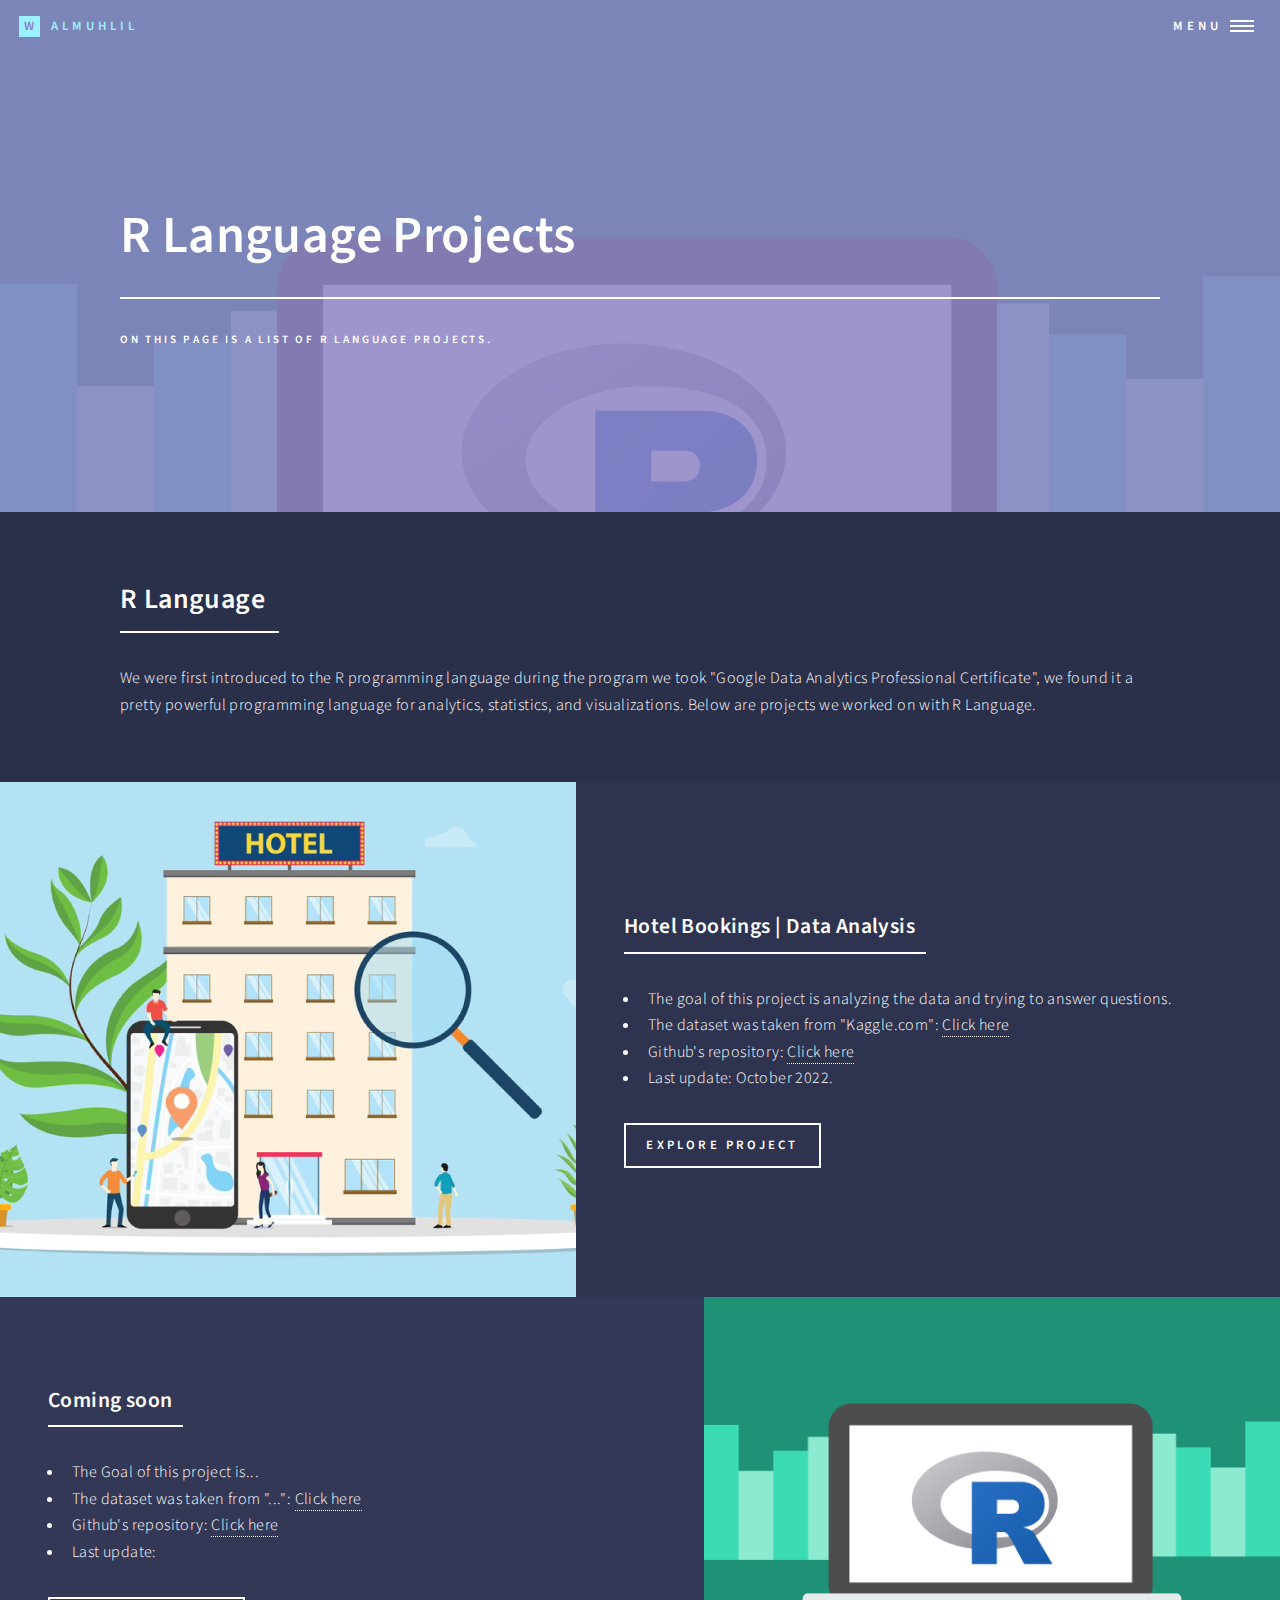
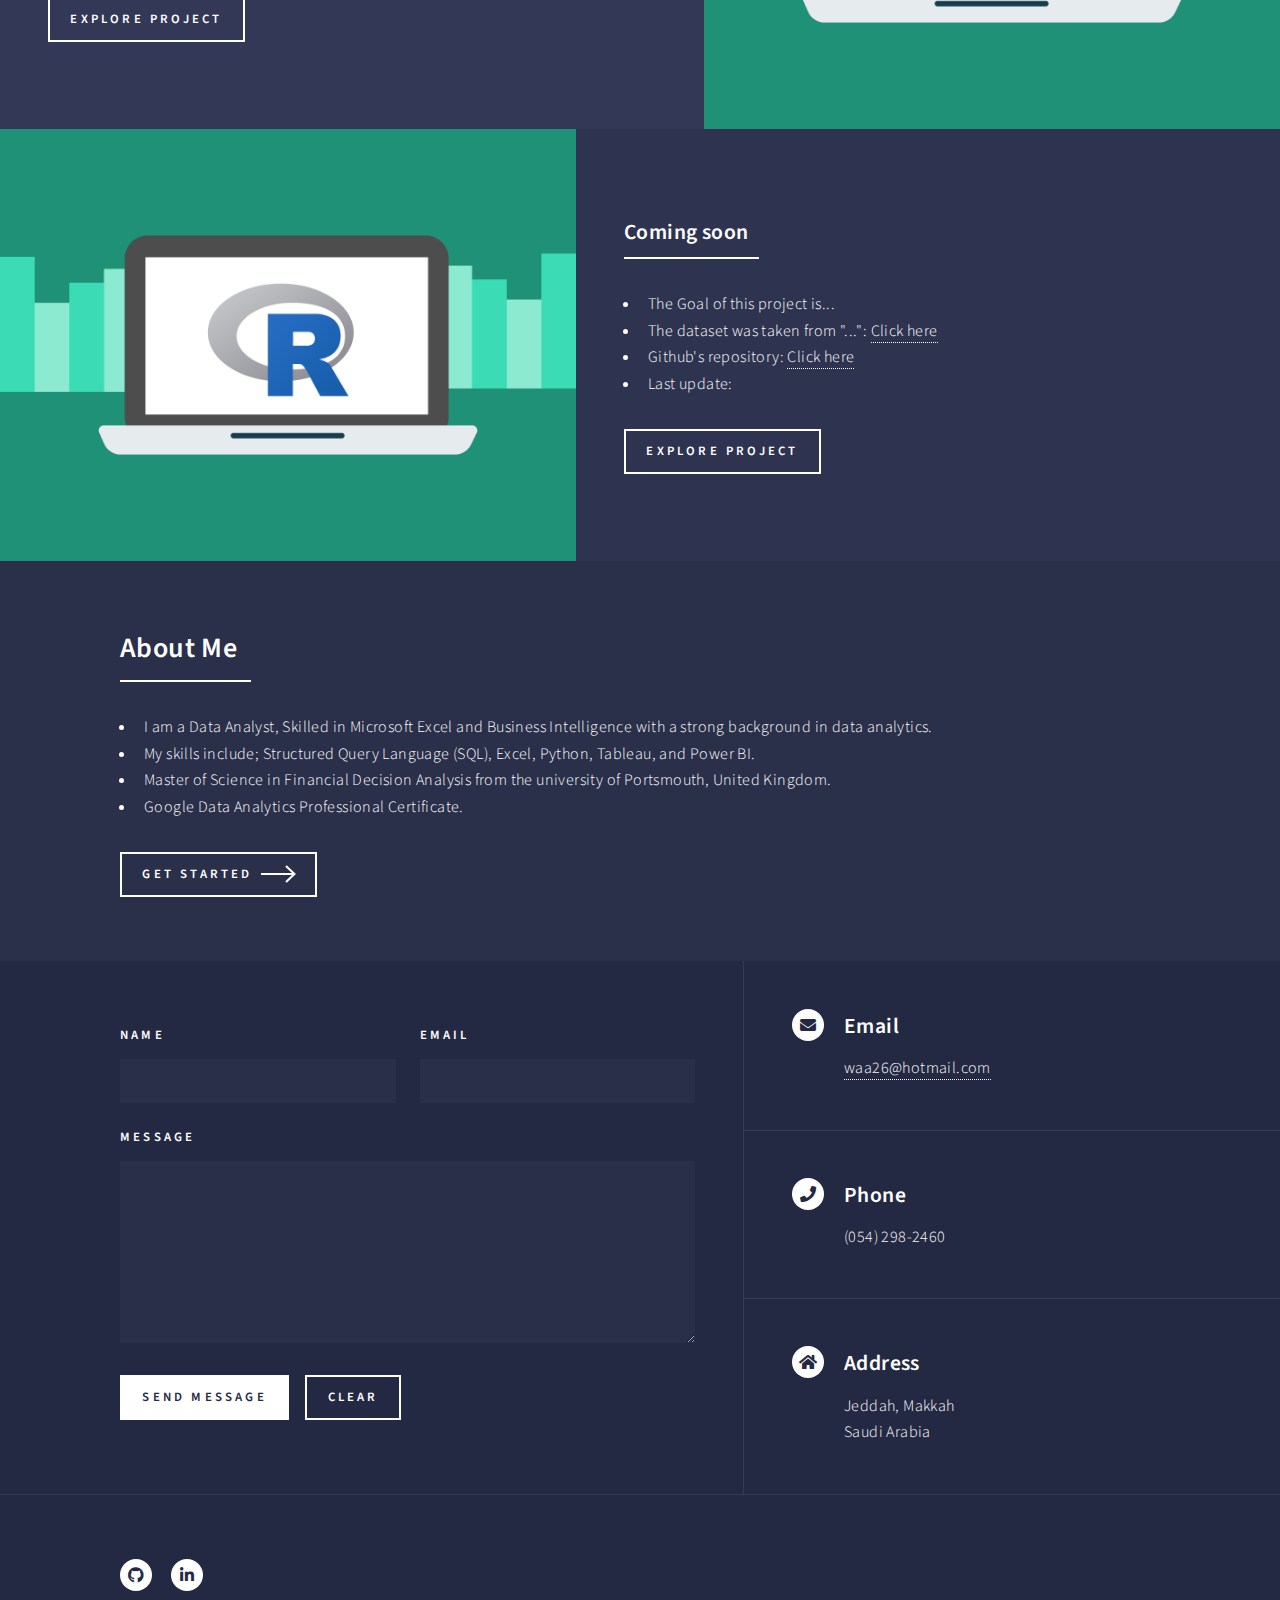
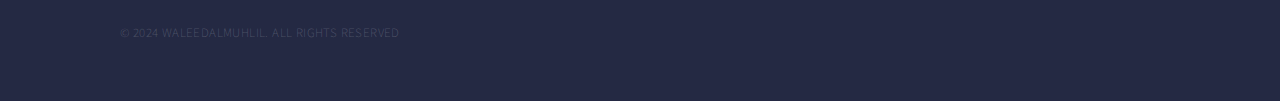
<file: rlanguage.html>
<!DOCTYPE HTML>
<!--
	Forty by HTML5 UP
	html5up.net | @ajlkn
	Free for personal and commercial use under the CCA 3.0 license (html5up.net/license)
-->
<html>
	<head>
		<title>R Language - Waleed Almuhlil</title>
		<meta charset="utf-8" />
		<meta name="viewport" content="width=device-width, initial-scale=1, user-scalable=no" />
		<link rel="stylesheet" href="assets/css/main.css" />
		<noscript><link rel="stylesheet" href="assets/css/noscript.css" /></noscript>
	</head>
	<body class="is-preload">

		<!-- Wrapper -->
			<div id="wrapper">

				<!-- Header -->
				<!-- Note: The "styleN" class below should match that of the banner element. -->
					<header id="header" class="alt style2">
						<a href="index.html" class="logo"><strong>W</strong> <span>Almuhlil</span></a>
						<nav>
							<a href="#menu">Menu</a>
						</nav>
					</header>

				<!-- Menu -->
					<nav id="menu">
						<ul class="links">
							<li><a href="index.html">Home</a></li>
							<li><a href="excel.html">Excel Projects</a></li>
							<li><a href="sql.html">SQL Projects</a></li>
							<li><a href="python.html">Python Projects</a></li>
							<li><a href="rlanguage.html">R Language Projects</a></li>
							<li><a href="tableau.html">Tableau Projects</a></li>
							<li><a href="powerbi.html">Power BI Projects</a></li>
						</ul>
						<ul class="actions stacked">
							<li><a href="#one" class="button primary fit">Get Started</a></li>
							<li><a href="#" class="button fit">Log In</a></li>
						</ul>
					</nav>

				<!-- Banner -->
				<!-- Note: The "styleN" class below should match that of the header element. -->
					<section id="banner" class="style2">
						<div class="inner">
							<span class="image">
								<img src="images/r2.png" alt="" />
							</span>
							<header class="major">
								<h1>R Language Projects</h1>
							</header>
							<div class="content">
								<p>On this page is a list of R Language projects.</p>
							</div>
						</div>
					</section>

				<!-- Main -->
					<div id="main">

						<!-- One -->
							<section id="one">
								<div class="inner">
									<header class="major">
										<h2>R Language</h2>
									</header>
									<p>We were first introduced to the R programming language during the program we took 
										"Google Data Analytics Professional Certificate", we found it a pretty 
										powerful programming language for analytics, statistics, and visualizations.
										Below are projects we worked on with R Language.</p>
								</div>
							</section>

						<!-- Two -->
							<section id="two" class="spotlights">
								<section>
									<a href="https://walmalki.github.io/hotel_bookings/" target="_blank" class="image">
										<img src="images/r01.png" alt="" data-position="center center" />
									</a>
									<div class="content">
										<div class="inner">
											<header class="major">
												<h3>Hotel Bookings | Data Analysis</h3>
											</header>
											<ul>
												<li>The goal of this project is analyzing the data and trying to answer questions.</li>
												<li>The dataset was taken from "Kaggle.com": <a href="https://www.kaggle.com/datasets/mojtaba142/hotel-booking" target="_blank">Click here</a></li>
												<li>Github's repository: <a href="https://github.com/walmalki/waleed_portfolio/blob/main/hotel_booking.md" target="_blank">Click here</a></li>
												<li>Last update: October 2022.</li>
											</ul>
											<ul class="actions">
												<li><a href="https://walmalki.github.io/hotel_bookings/" target="_blank" class="button">Explore Project</a></li>
											</ul>
										</div>
									</div>
								</section>
								<section>
									<a href="" target="_blank" class="image">
										<img src="images/r2.png" alt="" data-position="top center" />
									</a>
									<div class="content">
										<div class="inner">
											<header class="major">
												<h3>Coming soon</h3>
											</header>
											<ul>
												<li>The Goal of this project is...</li>
												<li>The dataset was taken from "...": <a href="" target="_blank">Click here</a></li>
												<li>Github's repository: <a href="" target="_blank">Click here</a></li>
												<li>Last update:</li>
											</ul>
											<ul class="actions">
												<li><a href="" target="_blank" class="button">Explore Project</a></li>
											</ul>
										</div>
									</div>
								</section>
								<section>
									<a href="" target="_blank" class="image">
										<img src="images/r2.png" alt="" data-position="25% 25%" />
									</a>
									<div class="content">
										<div class="inner">
											<header class="major">
												<h3>Coming soon</h3>
											</header>
											<ul>
												<li>The Goal of this project is...</li>
												<li>The dataset was taken from "...": <a href="" target="_blank">Click here</a></li>
												<li>Github's repository: <a href="" target="_blank">Click here</a></li>
												<li>Last update:</li>
											</ul>
											<ul class="actions">
												<li><a href="" target="_blank" class="button">Explore Project</a></li>
											</ul>
										</div>
									</div>
								</section>
							</section>

						<!-- Three -->
						<section id="two">
							<div class="inner">
								<header class="major">
									<h2>About Me</h2>
								</header>
								<ul>
									<li>I am a Data Analyst, Skilled in Microsoft Excel and Business Intelligence with a strong background in data analytics. </li>
									<li>My skills include; Structured Query Language (SQL), Excel, Python, Tableau, and Power BI.</li>
									<li>Master of Science in Financial Decision Analysis from the university of Portsmouth, United Kingdom.</li>
									<li>Google Data Analytics Professional Certificate.</li>
								</ul>
								<ul class="actions">
									<li><a href="#one" class="button next scrolly">Get Started</a></li>
								</ul>
							</div>
						</section>

					</div>

				<!-- Contact -->
					<section id="contact">
						<div class="inner">
							<section>
								<form method="post" action="#">
									<div class="fields">
										<div class="field half">
											<label for="name">Name</label>
											<input type="text" name="name" id="name" />
										</div>
										<div class="field half">
											<label for="email">Email</label>
											<input type="text" name="email" id="email" />
										</div>
										<div class="field">
											<label for="message">Message</label>
											<textarea name="message" id="message" rows="6"></textarea>
										</div>
									</div>
									<ul class="actions">
										<li><input type="submit" value="Send Message" class="primary" /></li>
										<li><input type="reset" value="Clear" /></li>
									</ul>
								</form>
							</section>
							<section class="split">
								<section>
									<div class="contact-method">
										<span class="icon solid alt fa-envelope"></span>
										<h3>Email</h3>
										<a href="#">waa26@hotmail.com</a>
									</div>
								</section>
								<section>
									<div class="contact-method">
										<span class="icon solid alt fa-phone"></span>
										<h3>Phone</h3>
										<span>(054) 298-2460</span>
									</div>
								</section>
								<section>
									<div class="contact-method">
										<span class="icon solid alt fa-home"></span>
										<h3>Address</h3>
										<span>Jeddah, Makkah<br />
										Saudi Arabia</span>
									</div>
								</section>
							</section>
						</div>
					</section>

				<!-- Footer -->
					<footer id="footer">
						<div class="inner">
							<ul class="icons">
								<li><a href="https://github.com/walmalki" class="icon brands alt fa-github"><span class="label">GitHub</span></a></li>
								<li><a href="https://www.linkedin.com/in/waleed-almalki-579aaa36/" class="icon brands alt fa-linkedin-in"><span class="label">LinkedIn</span></a></li>
							</ul>
							<ul class="copyright">
								<li>&copy; 2024 WALEEDALMUHLIL. ALL RIGHTS RESERVED</li>
							</ul>
						</div>
					</footer>

			</div>

		<!-- Scripts -->
			<script src="assets/js/jquery.min.js"></script>
			<script src="assets/js/jquery.scrolly.min.js"></script>
			<script src="assets/js/jquery.scrollex.min.js"></script>
			<script src="assets/js/browser.min.js"></script>
			<script src="assets/js/breakpoints.min.js"></script>
			<script src="assets/js/util.js"></script>
			<script src="assets/js/main.js"></script>

	</body>
</html>
</file>
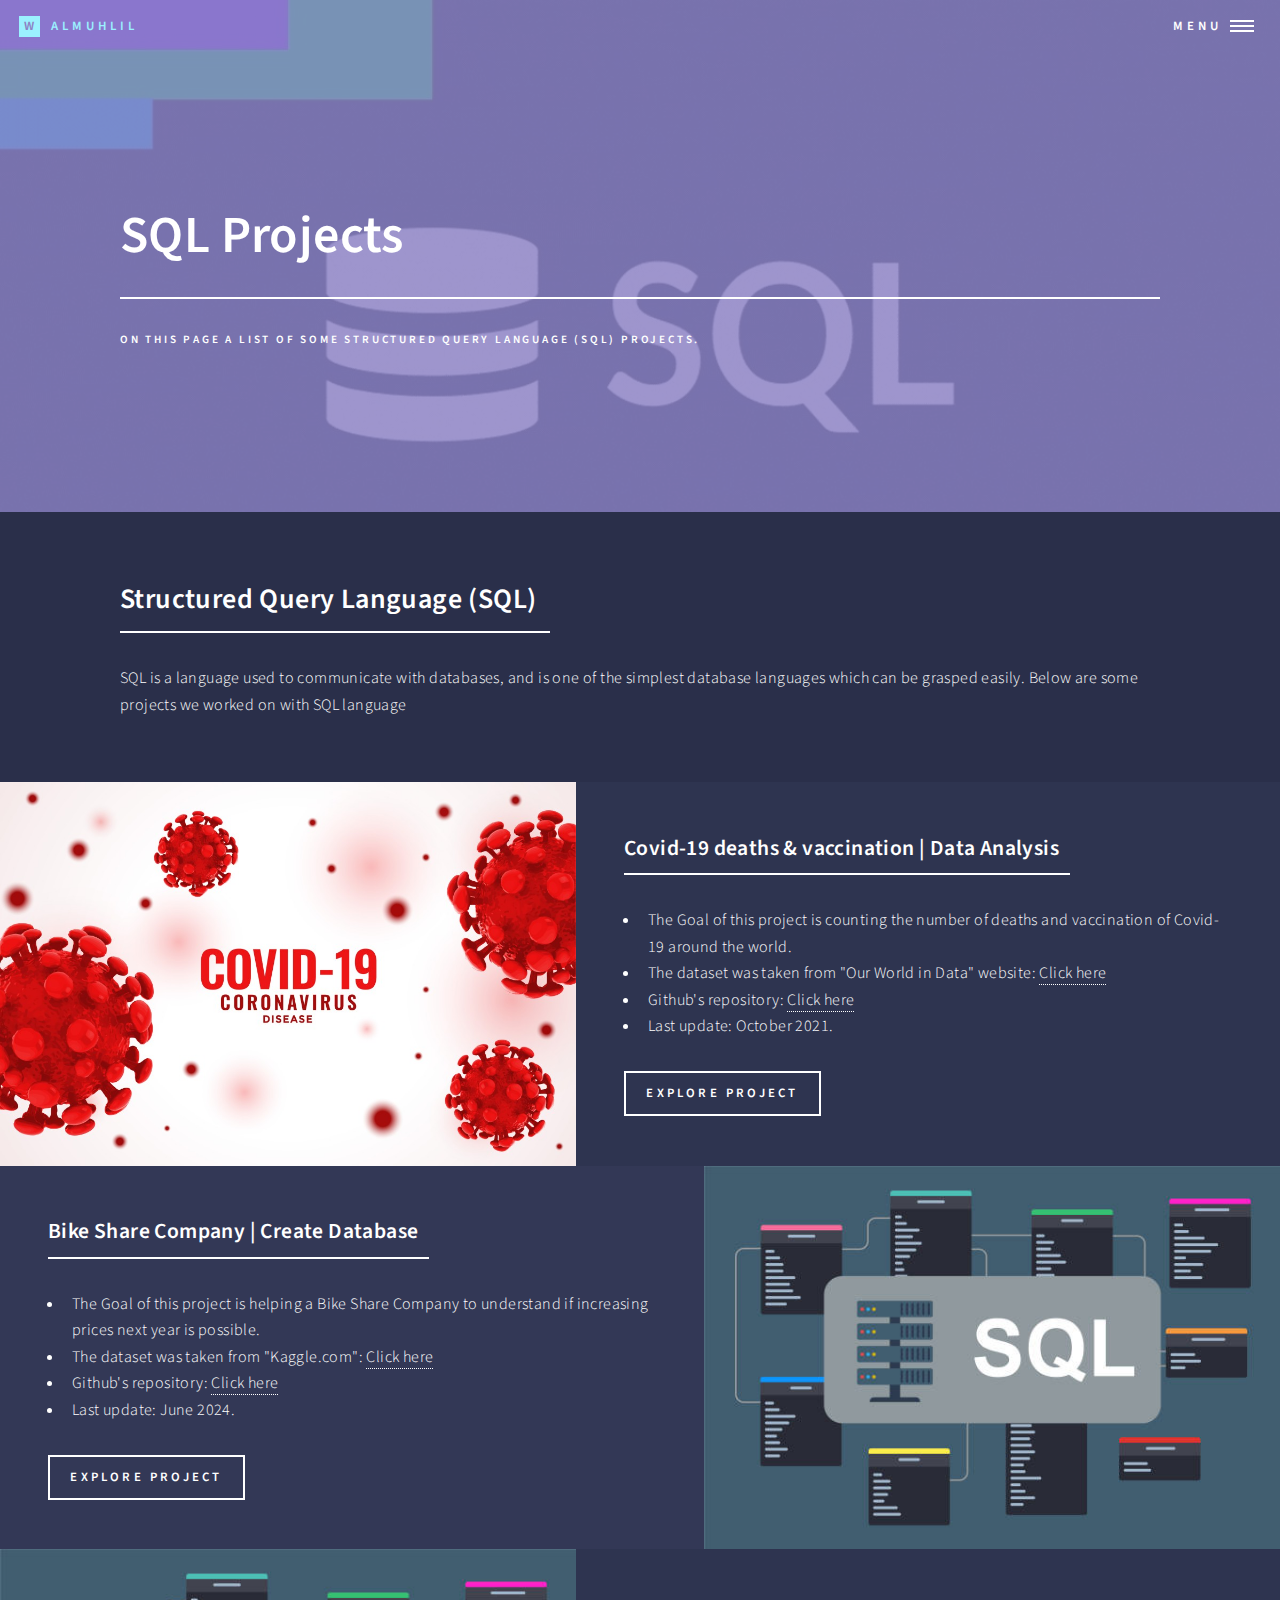
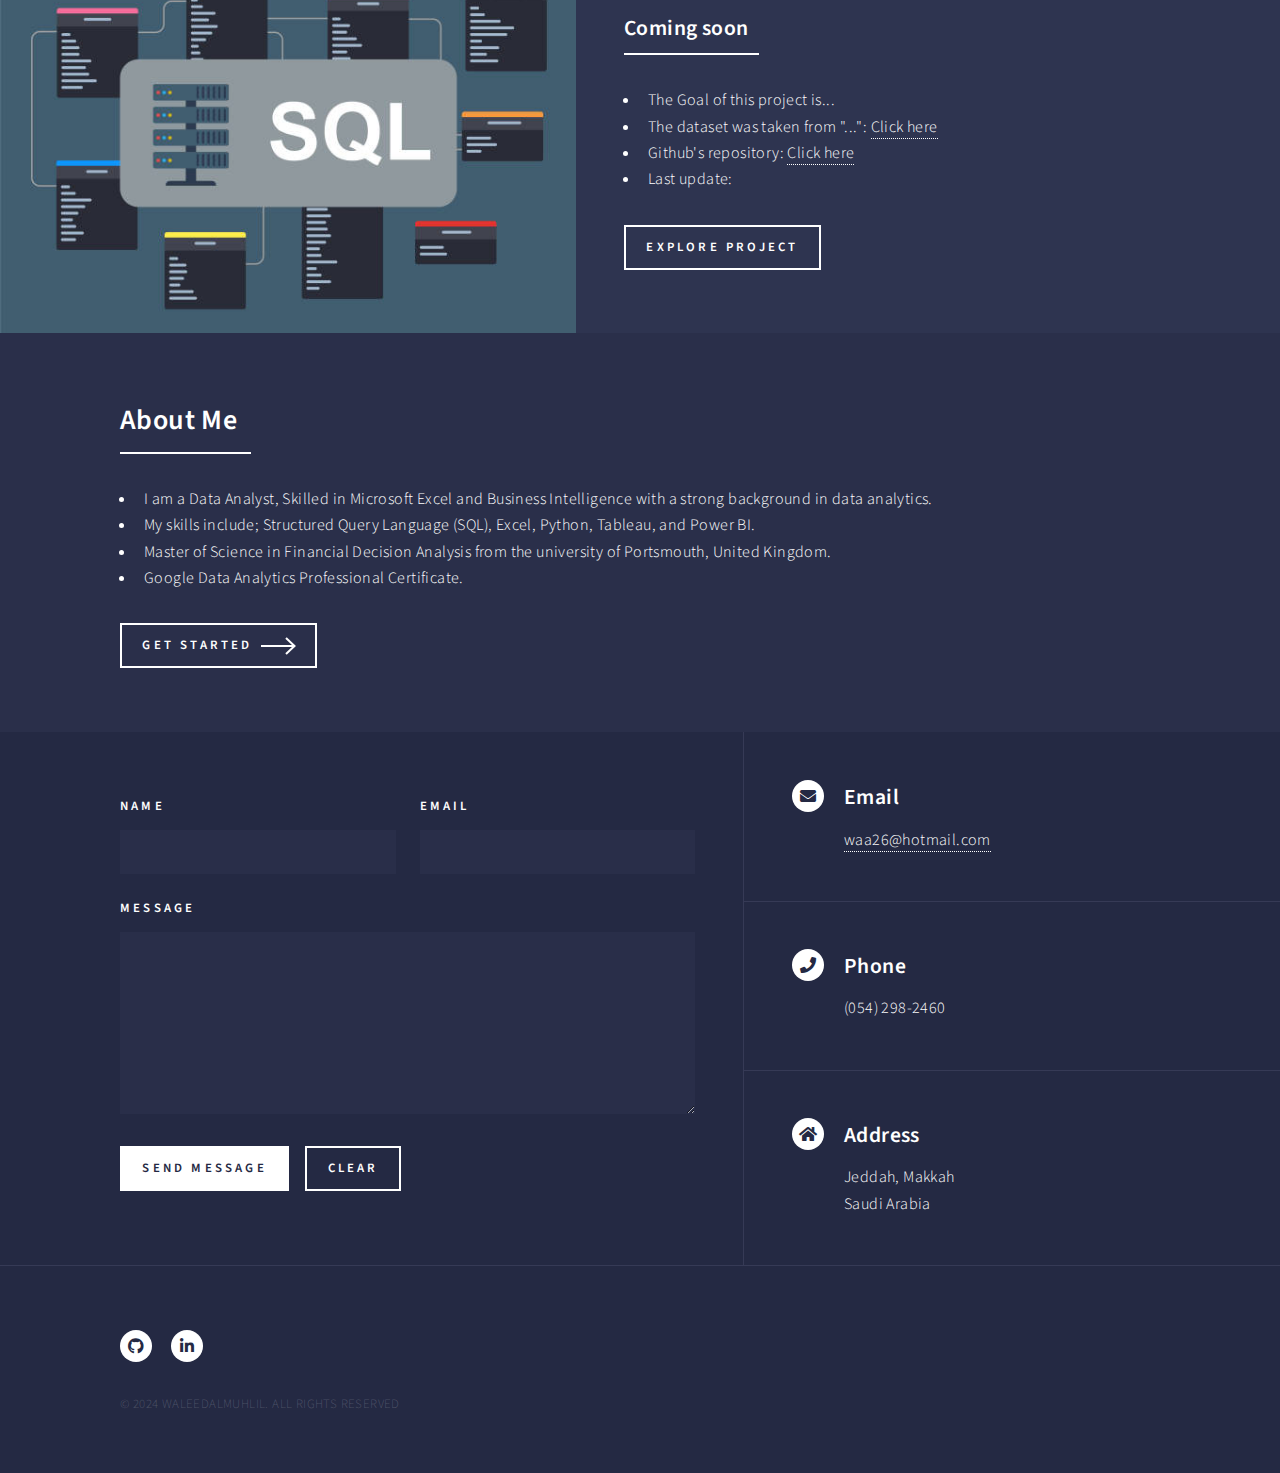
<file: sql.html>
<!DOCTYPE HTML>
<!--
	Forty by HTML5 UP
	html5up.net | @ajlkn
	Free for personal and commercial use under the CCA 3.0 license (html5up.net/license)
-->
<html>
	<head>
		<title>SQL - Waleed Almuhlil</title>
		<meta charset="utf-8" />
		<meta name="viewport" content="width=device-width, initial-scale=1, user-scalable=no" />
		<link rel="stylesheet" href="assets/css/main.css" />
		<noscript><link rel="stylesheet" href="assets/css/noscript.css" /></noscript>
	</head>
	<body class="is-preload">

		<!-- Wrapper -->
			<div id="wrapper">

				<!-- Header -->
				<!-- Note: The "styleN" class below should match that of the banner element. -->
					<header id="header" class="alt style2">
						<a href="index.html" class="logo"><strong>W</strong> <span>Almuhlil</span></a>
						<nav>
							<a href="#menu">Menu</a>
						</nav>
					</header>

				<!-- Menu -->
					<nav id="menu">
						<ul class="links">
							<li><a href="index.html">Home</a></li>
							<li><a href="excel.html">Excel Projects</a></li>
							<li><a href="sql.html">SQL Projects</a></li>
							<li><a href="python.html">Python Projects</a></li>
							<li><a href="rlanguage.html">R Language Projects</a></li>
							<li><a href="tableau.html">Tableau Projects</a></li>
							<li><a href="powerbi.html">Power BI Projects</a></li>
						</ul>
						<ul class="actions stacked">
							<li><a href="#one" class="button primary fit">Get Started</a></li>
							<li><a href="#" class="button fit">Log In</a></li>
						</ul>
					</nav>

				<!-- Banner -->
				<!-- Note: The "styleN" class below should match that of the header element. -->
					<section id="banner" class="style2">
						<div class="inner">
							<span class="image">
								<img src="images/sql2.jpeg" alt="" />
							</span>
							<header class="major">
								<h1>SQL Projects</h1>
							</header>
							<div class="content">
								<p>On this page a list of some Structured Query language (SQL) projects.</p>
							</div>
						</div>
					</section>

				<!-- Main -->
					<div id="main">

						<!-- One -->
							<section id="one">
								<div class="inner">
									<header class="major">
										<h2>Structured Query Language (SQL)</h2>
									</header>
									<p>SQL is a language used to communicate with databases, 
										and is one of the simplest database languages which can be grasped easily.
										Below are some projects we worked on with SQL language</p>
								</div>
							</section>

						<!-- Two -->
							<section id="two" class="spotlights">
								<section>
									<a href="https://github.com/walmalki/Covid-19/blob/main/Covid19%20Data%20Analysis%20Deaths%26Vaccination%20-%2027Sep21%20v1.sql" target="_blank" class="image">
										<img src="images/sql03.jpeg" alt="" data-position="center center" />
									</a>
									<div class="content">
										<div class="inner">
											<header class="major">
												<h3>Covid-19 deaths & vaccination | Data Analysis</h3>
											</header>
											<ul>
												<li>The Goal of this project is counting the number of deaths and vaccination of 
													Covid-19 around the world.</li>
												<li>The dataset was taken from "Our World in Data" website: <a href="https://ourworldindata.org/covid-deaths" target="_blank">Click here</a></li>
												<li>Github's repository: <a href="https://github.com/walmalki/Covid-19" target="_blank">Click here</a></li>
												<li>Last update: October 2021.</li>
											</ul>
											<ul class="actions">
												<li><a href="https://github.com/walmalki/Covid-19/blob/main/Covid19%20Data%20Analysis%20Deaths%26Vaccination%20-%2027Sep21%20v1.sql" target="_blank" class="button">Explore Project</a></li>
											</ul>
										</div>
									</div>
								</section>
								<section>
									<a href="" target="_blank" class="image">
										<img src="images/sql.jpeg" alt="" data-position="top center" />
									</a>
									<div class="content">
										<div class="inner">
											<header class="major">
												<h3>Bike Share Company | Create Database</h3>
											</header>
											<ul>
												<li>The Goal of this project is helping a Bike Share Company to understand if increasing prices next year is possible.</li>
												<li>The dataset was taken from "Kaggle.com": <a href="https://www.kaggle.com/datasets/walmalki/toman-bike-share-dataset" target="_blank">Click here</a></li>
												<li>Github's repository: <a href="https://github.com/walmalki/waleed_portfolio/blob/main/bike_share_sql_query.sql" target="_blank">Click here</a></li>
												<li>Last update: June 2024.</li>
											</ul>
											<ul class="actions">
												<li><a href="https://github.com/walmalki/waleed_portfolio/blob/main/bike_share.md" target="_blank" class="button">Explore Project</a></li>
											</ul>
										</div>
									</div>
								</section>
								<section>
									<a href="" target="_blank" class="image">
										<img src="images/sql.jpeg" alt="" data-position="25% 25%" />
									</a>
									<div class="content">
										<div class="inner">
											<header class="major">
												<h3>Coming soon</h3>
											</header>
											<ul>
												<li>The Goal of this project is...</li>
												<li>The dataset was taken from "...": <a href="" target="_blank">Click here</a></li>
												<li>Github's repository: <a href="" target="_blank">Click here</a></li>
												<li>Last update:</li>
											</ul>
											<ul class="actions">
												<li><a href="" target="_blank" class="button">Explore Project</a></li>
											</ul>
										</div>
									</div>
								</section>
							</section>

						<!-- Three -->
						<section id="two">
							<div class="inner">
								<header class="major">
									<h2>About Me</h2>
								</header>
								<ul>
									<li>I am a Data Analyst, Skilled in Microsoft Excel and Business Intelligence with a strong background in data analytics. </li>
									<li>My skills include; Structured Query Language (SQL), Excel, Python, Tableau, and Power BI.</li>
									<li>Master of Science in Financial Decision Analysis from the university of Portsmouth, United Kingdom.</li>
									<li>Google Data Analytics Professional Certificate.</li>
								</ul>
								<ul class="actions">
									<li><a href="#one" class="button next scrolly">Get Started</a></li>
								</ul>
							</div>
						</section>

					</div>

				<!-- Contact -->
					<section id="contact">
						<div class="inner">
							<section>
								<form method="post" action="#">
									<div class="fields">
										<div class="field half">
											<label for="name">Name</label>
											<input type="text" name="name" id="name" />
										</div>
										<div class="field half">
											<label for="email">Email</label>
											<input type="text" name="email" id="email" />
										</div>
										<div class="field">
											<label for="message">Message</label>
											<textarea name="message" id="message" rows="6"></textarea>
										</div>
									</div>
									<ul class="actions">
										<li><input type="submit" value="Send Message" class="primary" /></li>
										<li><input type="reset" value="Clear" /></li>
									</ul>
								</form>
							</section>
							<section class="split">
								<section>
									<div class="contact-method">
										<span class="icon solid alt fa-envelope"></span>
										<h3>Email</h3>
										<a href="#">waa26@hotmail.com</a>
									</div>
								</section>
								<section>
									<div class="contact-method">
										<span class="icon solid alt fa-phone"></span>
										<h3>Phone</h3>
										<span>(054) 298-2460</span>
									</div>
								</section>
								<section>
									<div class="contact-method">
										<span class="icon solid alt fa-home"></span>
										<h3>Address</h3>
										<span>Jeddah, Makkah<br />
										Saudi Arabia</span>
									</div>
								</section>
							</section>
						</div>
					</section>

				<!-- Footer -->
					<footer id="footer">
						<div class="inner">
							<ul class="icons">
								<li><a href="https://github.com/walmalki" class="icon brands alt fa-github"><span class="label">GitHub</span></a></li>
								<li><a href="https://www.linkedin.com/in/waleed-almalki-579aaa36/" class="icon brands alt fa-linkedin-in"><span class="label">LinkedIn</span></a></li>
							</ul>
							<ul class="copyright">
								<li>&copy; 2024 WALEEDALMUHLIL. ALL RIGHTS RESERVED</li>
							</ul>
						</div>
					</footer>

			</div>

		<!-- Scripts -->
			<script src="assets/js/jquery.min.js"></script>
			<script src="assets/js/jquery.scrolly.min.js"></script>
			<script src="assets/js/jquery.scrollex.min.js"></script>
			<script src="assets/js/browser.min.js"></script>
			<script src="assets/js/breakpoints.min.js"></script>
			<script src="assets/js/util.js"></script>
			<script src="assets/js/main.js"></script>

	</body>
</html>
</file>
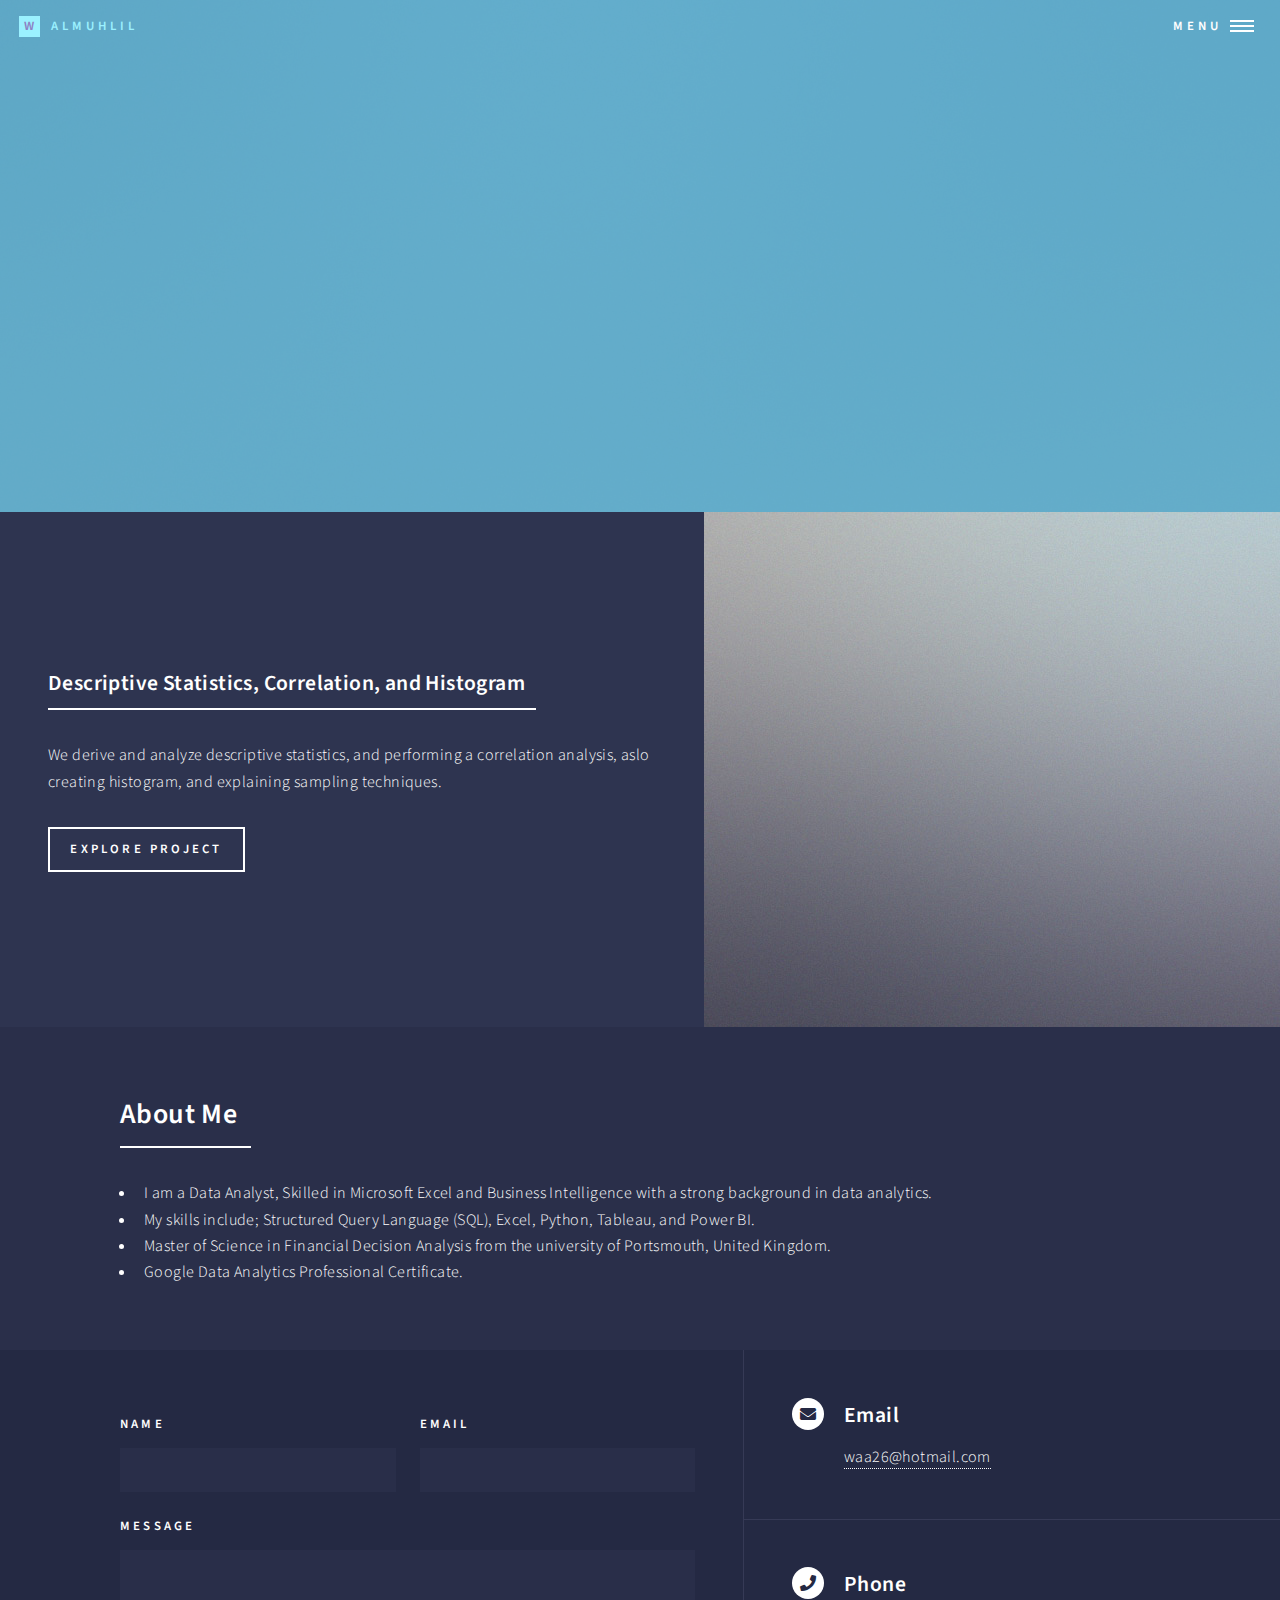
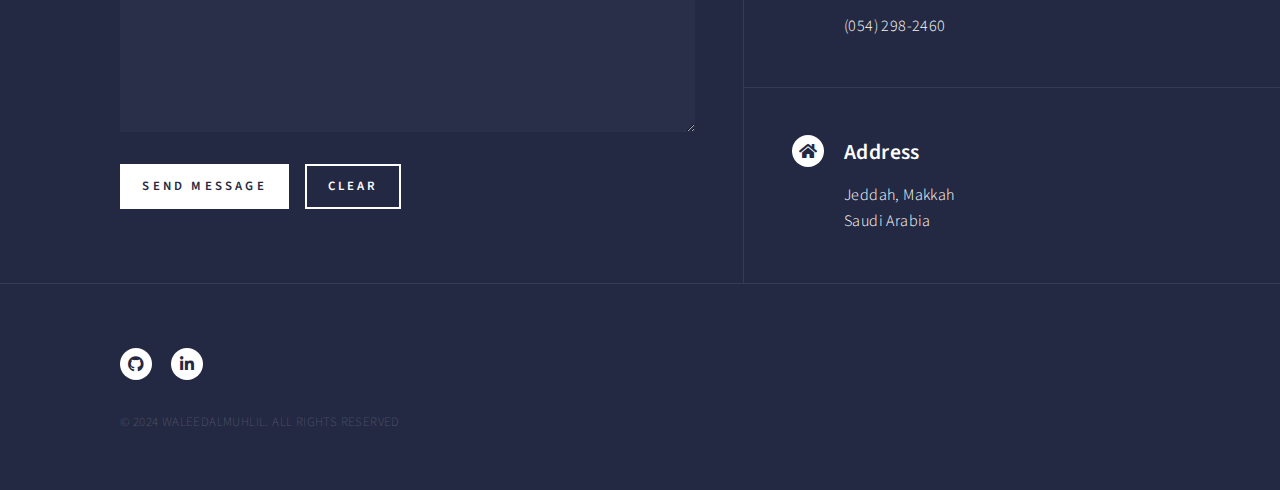
<file: stats.html>
<!DOCTYPE HTML>
<!--
	Forty by HTML5 UP
	html5up.net | @ajlkn
	Free for personal and commercial use under the CCA 3.0 license (html5up.net/license)
-->
<html>
	<head>
		<title>Excel - Waleed Almuhlil</title>
		<meta charset="utf-8" />
		<meta name="viewport" content="width=device-width, initial-scale=1, user-scalable=no" />
		<link rel="stylesheet" href="assets/css/main.css" />
		<noscript><link rel="stylesheet" href="assets/css/noscript.css" /></noscript>
	</head>
	<body class="is-preload">

		<!-- Wrapper -->
			<div id="wrapper">

				<!-- Header -->
				<!-- Note: The "styleN" class below should match that of the banner element. -->
					<header id="header" class="alt style2">
						<a href="index.html" class="logo"><strong>W</strong> <span>Almuhlil</span></a>
						<nav>
							<a href="#menu">Menu</a>
						</nav>
					</header>

				<!-- Menu -->
					<nav id="menu">
						<ul class="links">
							<li><a href="index.html">Home</a></li>
							<li><a href="excel.html">Excel Projects</a></li>
							<li><a href="sql.html">SQL Projects</a></li>
							<li><a href="python.html">Python Projects</a></li>
							<li><a href="rlanguage.html">R Language Projects</a></li>
							<li><a href="tableau.html">Tableau Projects</a></li>
							<li><a href="powerbi.html">Power BI Projects</a></li>
						</ul>
						<ul class="actions stacked">
							<li><a href="#one" class="button primary fit">Get Started</a></li>
							<li><a href="#" class="button fit">Log In</a></li>
						</ul>
					</nav>

				<!-- Banner -->
				<!-- Note: The "styleN" class below should match that of the header element. -->
					<section id="banner" class="style1">
						
					</section>

				<!-- Main -->
					<div id="main">

						<!-- One -->
							

						<!-- Two -->
							<section id="two" class="spotlights">
								<section>
									
									<div class="content">
										<div class="inner">
											<header class="major">
												<h3>Descriptive Statistics, Correlation, and Histogram</h3>
											</header>
											<p>We derive and analyze descriptive statistics, and performing a correlation analysis, aslo creating histogram, and explaining sampling techniques.</p>
											<ul class="actions">
												<li><a href="generic.html" class="button">Explore Project</a></li>
											</ul>
										</div>
									</div>
									<a href="generic.html" class="image">
										<img src="images/pic08.jpg" alt="" data-position="center center" />
									</a>
								</section>
								
							</section>

						<!-- Three -->
						<section id="two" class="spotlights">
							<div class="inner">
								<header class="major">
									<h2>About Me</h2>
								</header>
								<ul>
									<li>I am a Data Analyst, Skilled in Microsoft Excel and Business Intelligence with a strong background in data analytics. </li>
									<li>My skills include; Structured Query Language (SQL), Excel, Python, Tableau, and Power BI.</li>
									<li>Master of Science in Financial Decision Analysis from the university of Portsmouth, United Kingdom.</li>
									<li>Google Data Analytics Professional Certificate.</li>
								</ul>
							</div>
						</section>

					</div>

				<!-- Contact -->
					<section id="contact">
						<div class="inner">
							<section>
								<form method="post" action="#">
									<div class="fields">
										<div class="field half">
											<label for="name">Name</label>
											<input type="text" name="name" id="name" />
										</div>
										<div class="field half">
											<label for="email">Email</label>
											<input type="text" name="email" id="email" />
										</div>
										<div class="field">
											<label for="message">Message</label>
											<textarea name="message" id="message" rows="6"></textarea>
										</div>
									</div>
									<ul class="actions">
										<li><input type="submit" value="Send Message" class="primary" /></li>
										<li><input type="reset" value="Clear" /></li>
									</ul>
								</form>
							</section>
							<section class="split">
								<section>
									<div class="contact-method">
										<span class="icon solid alt fa-envelope"></span>
										<h3>Email</h3>
										<a href="#">waa26@hotmail.com</a>
									</div>
								</section>
								<section>
									<div class="contact-method">
										<span class="icon solid alt fa-phone"></span>
										<h3>Phone</h3>
										<span>(054) 298-2460</span>
									</div>
								</section>
								<section>
									<div class="contact-method">
										<span class="icon solid alt fa-home"></span>
										<h3>Address</h3>
										<span>Jeddah, Makkah<br />
										Saudi Arabia</span>
									</div>
								</section>
							</section>
						</div>
					</section>

				<!-- Footer -->
					<footer id="footer">
						<div class="inner">
							<ul class="icons">
								<li><a href="https://github.com/walmalki" class="icon brands alt fa-github"><span class="label">GitHub</span></a></li>
								<li><a href="https://www.linkedin.com/in/waleed-almalki-579aaa36/" class="icon brands alt fa-linkedin-in"><span class="label">LinkedIn</span></a></li>
							</ul>
							<ul class="copyright">
								<li>&copy; 2024 WALEEDALMUHLIL. ALL RIGHTS RESERVED</li>
							</ul>
						</div>
					</footer>

			</div>

		<!-- Scripts -->
			<script src="assets/js/jquery.min.js"></script>
			<script src="assets/js/jquery.scrolly.min.js"></script>
			<script src="assets/js/jquery.scrollex.min.js"></script>
			<script src="assets/js/browser.min.js"></script>
			<script src="assets/js/breakpoints.min.js"></script>
			<script src="assets/js/util.js"></script>
			<script src="assets/js/main.js"></script>

	</body>
</html>
</file>
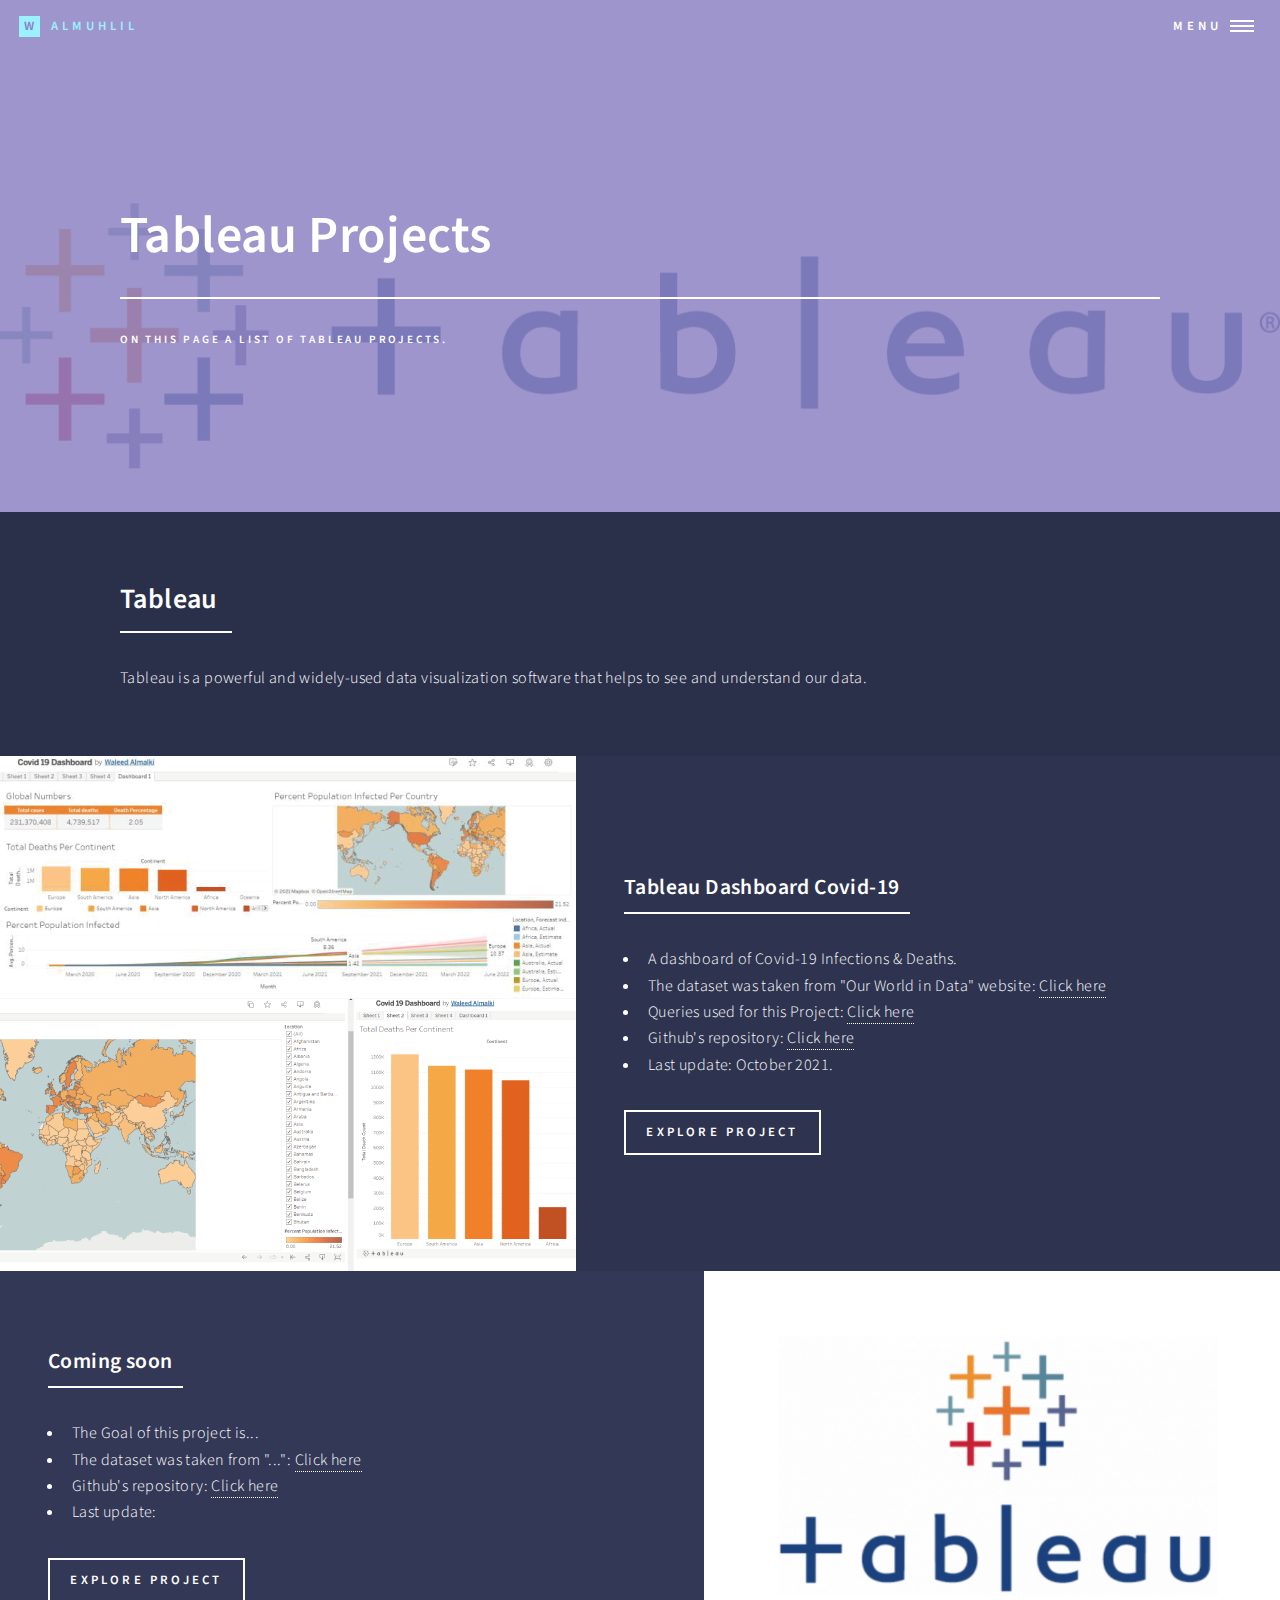
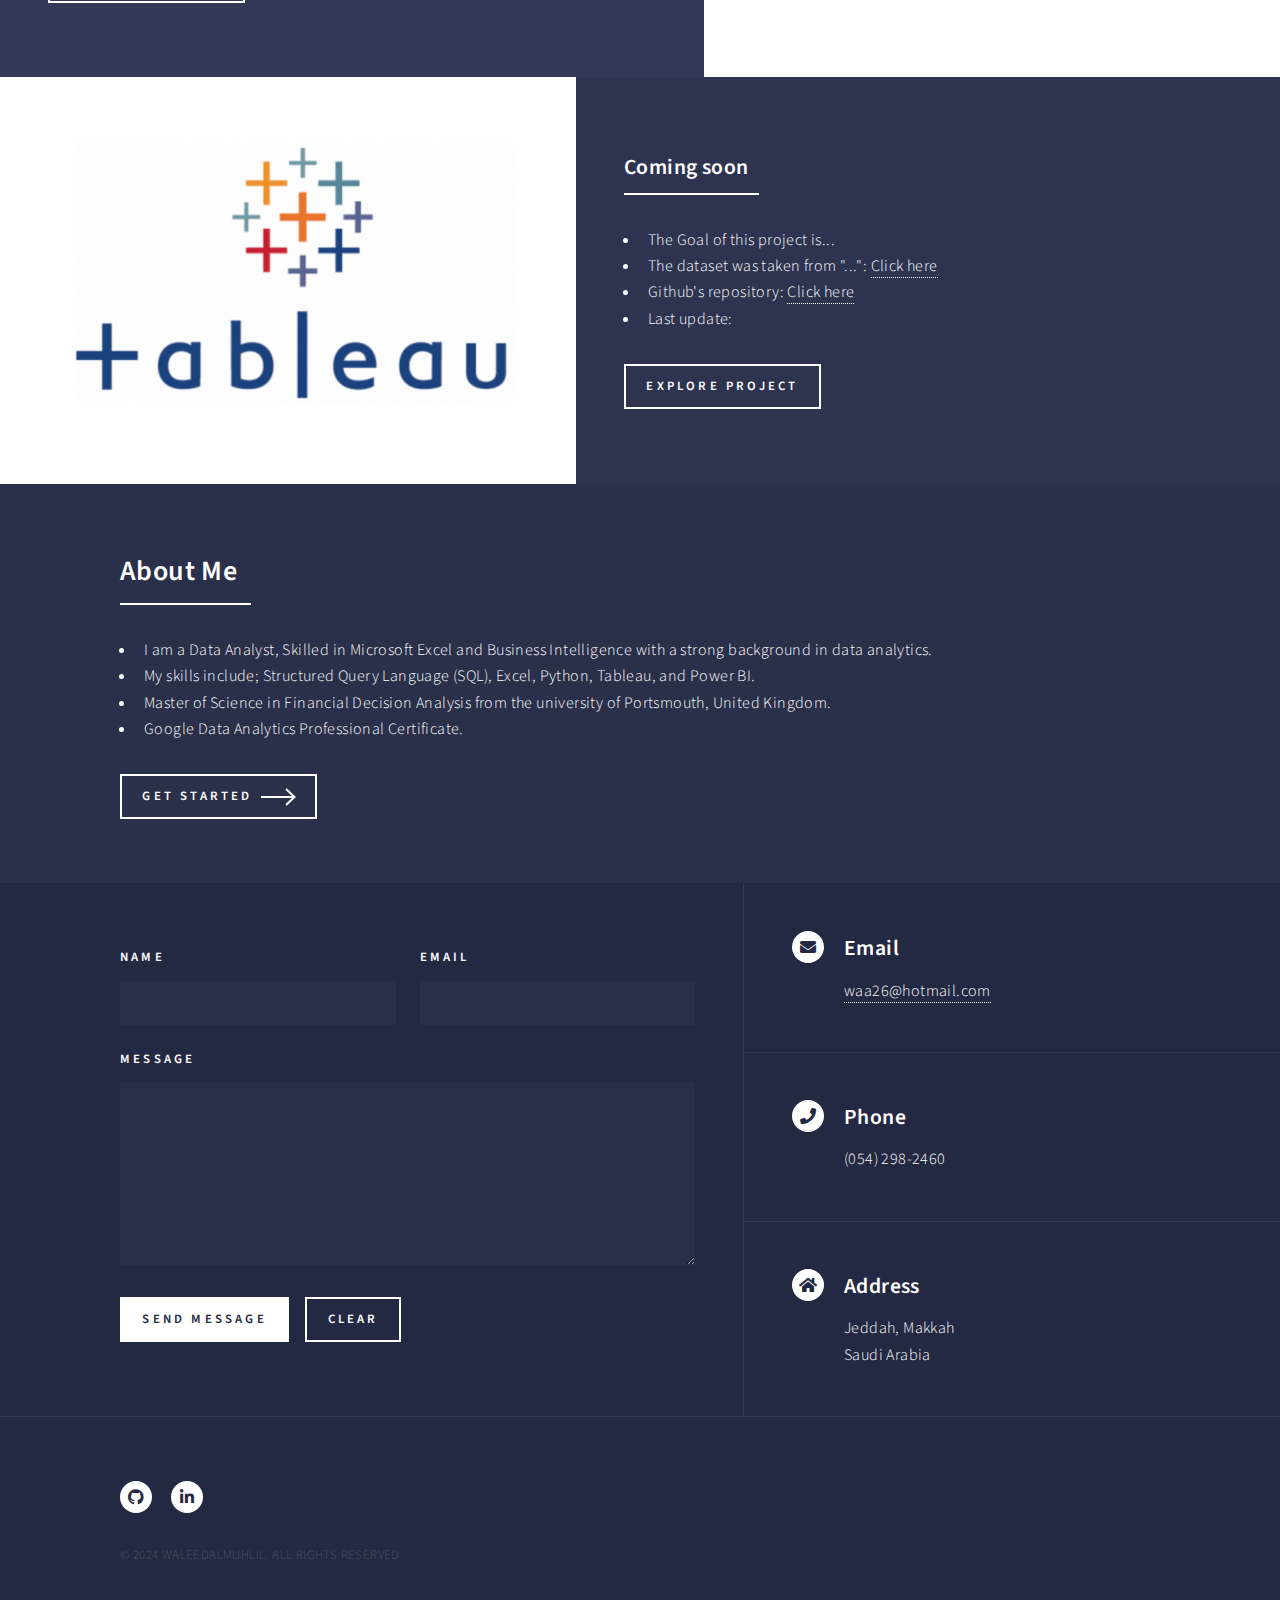
<file: tableau.html>
<!DOCTYPE HTML>
<!--
	Forty by HTML5 UP
	html5up.net | @ajlkn
	Free for personal and commercial use under the CCA 3.0 license (html5up.net/license)
-->
<html>
	<head>
		<title>Tableau - Waleed Almuhlil</title>
		<meta charset="utf-8" />
		<meta name="viewport" content="width=device-width, initial-scale=1, user-scalable=no" />
		<link rel="stylesheet" href="assets/css/main.css" />
		<noscript><link rel="stylesheet" href="assets/css/noscript.css" /></noscript>
	</head>
	<body class="is-preload">

		<!-- Wrapper -->
			<div id="wrapper">

				<!-- Header -->
				<!-- Note: The "styleN" class below should match that of the banner element. -->
					<header id="header" class="alt style2">
						<a href="index.html" class="logo"><strong>W</strong> <span>Almuhlil</span></a>
						<nav>
							<a href="#menu">Menu</a>
						</nav>
					</header>

				<!-- Menu -->
					<nav id="menu">
						<ul class="links">
							<li><a href="index.html">Home</a></li>
							<li><a href="excel.html">Excel Projects</a></li>
							<li><a href="sql.html">SQL Projects</a></li>
							<li><a href="python.html">Python Projects</a></li>
							<li><a href="rlanguage.html">R Language Projects</a></li>
							<li><a href="tableau.html">Tableau Projects</a></li>
							<li><a href="powerbi.html">Power BI Projects</a></li>
						</ul>
						<ul class="actions stacked">
							<li><a href="#one" class="button primary fit">Get Started</a></li>
							<li><a href="#" class="button fit">Log In</a></li>
						</ul>
					</nav>

				<!-- Banner -->
				<!-- Note: The "styleN" class below should match that of the header element. -->
					<section id="banner" class="style2">
						<div class="inner">
							<span class="image">
								<img src="images/tb.jpeg" alt="" />
							</span>
							<header class="major">
								<h1>Tableau Projects</h1>
							</header>
							<div class="content">
								<p>On this page a list of Tableau projects.</p>
							</div>
						</div>
					</section>

				<!-- Main -->
					<div id="main">

						<!-- One -->
							<section id="one">
								<div class="inner">
									<header class="major">
										<h2>Tableau</h2>
									</header>
									<p>Tableau is a powerful and widely-used data visualization software that helps to see and understand our data.</p>
								</div>
							</section>

						<!-- Two -->
							<section id="two" class="spotlights">
								<section>
									<a href="https://public.tableau.com/app/profile/waleed.almalki/viz/Covid19Dashboard_16335237532260/Dashboard1" target="_blank" class="image">
										<img src="images/tab01.png" alt="" data-position="center center" />
									</a>
									<div class="content">
										<div class="inner">
											<header class="major">
												<h3>Tableau Dashboard Covid-19</h3>
											</header>
											<ul>
												<li>A dashboard of Covid-19 Infections & Deaths.</li>
												<li>The dataset was taken from "Our World in Data" website: <a href="https://ourworldindata.org/covid-deaths" target="_blank">Click here</a></li>
												<li>Queries used for this Project: <a href="https://github.com/walmalki/Covid-19/blob/main/Covid19%20Data%20Analysis%20-%20Queries%20used%20for%20Tableau%20Project%20v1.sql" target="_blank">Click here</a></li>
												<li>Github's repository: <a href="https://github.com/walmalki/Covid-19" target="_blank">Click here</a></li>
												<li>Last update: October 2021.</li>
											</ul>
											<ul class="actions">
												<li><a href="https://public.tableau.com/app/profile/waleed.almalki/viz/Covid19Dashboard_16335237532260/Dashboard1" target="_blank" class="button">Explore Project</a></li>
											</ul>
										</div>
									</div>
								</section>
								<section>
									<a href="" target="_blank" class="image">
										<img src="images/tb1.png" alt="" data-position="top center" />
									</a>
									<div class="content">
										<div class="inner">
											<header class="major">
												<h3>Coming soon</h3>
											</header>
											<ul>
												<li>The Goal of this project is...</li>
												<li>The dataset was taken from "...": <a href="" target="_blank">Click here</a></li>
												<li>Github's repository: <a href="" target="_blank">Click here</a></li>
												<li>Last update:</li>
											</ul>
											<ul class="actions">
												<li><a href="" target="_blank" class="button">Explore Project</a></li>
											</ul>
										</div>
									</div>
								</section>
								<section>
									<a href="" target="_blank" class="image">
										<img src="images/tb1.png" alt="" data-position="25% 25%" />
									</a>
									<div class="content">
										<div class="inner">
											<header class="major">
												<h3>Coming soon</h3>
											</header>
											<ul>
												<li>The Goal of this project is...</li>
												<li>The dataset was taken from "...": <a href="" target="_blank">Click here</a></li>
												<li>Github's repository: <a href="" target="_blank">Click here</a></li>
												<li>Last update:</li>
											</ul>
											<ul class="actions">
												<li><a href="" target="_blank" class="button">Explore Project</a></li>
											</ul>
										</div>
									</div>
								</section>
							</section>

						<!-- Three -->
						<section id="two">
							<div class="inner">
								<header class="major">
									<h2>About Me</h2>
								</header>
								<ul>
									<li>I am a Data Analyst, Skilled in Microsoft Excel and Business Intelligence with a strong background in data analytics. </li>
									<li>My skills include; Structured Query Language (SQL), Excel, Python, Tableau, and Power BI.</li>
									<li>Master of Science in Financial Decision Analysis from the university of Portsmouth, United Kingdom.</li>
									<li>Google Data Analytics Professional Certificate.</li>
								</ul>
								<ul class="actions">
									<li><a href="#one" class="button next scrolly">Get Started</a></li>
								</ul>
							</div>
						</section>

					</div>

				<!-- Contact -->
					<section id="contact">
						<div class="inner">
							<section>
								<form method="post" action="#">
									<div class="fields">
										<div class="field half">
											<label for="name">Name</label>
											<input type="text" name="name" id="name" />
										</div>
										<div class="field half">
											<label for="email">Email</label>
											<input type="text" name="email" id="email" />
										</div>
										<div class="field">
											<label for="message">Message</label>
											<textarea name="message" id="message" rows="6"></textarea>
										</div>
									</div>
									<ul class="actions">
										<li><input type="submit" value="Send Message" class="primary" /></li>
										<li><input type="reset" value="Clear" /></li>
									</ul>
								</form>
							</section>
							<section class="split">
								<section>
									<div class="contact-method">
										<span class="icon solid alt fa-envelope"></span>
										<h3>Email</h3>
										<a href="#">waa26@hotmail.com</a>
									</div>
								</section>
								<section>
									<div class="contact-method">
										<span class="icon solid alt fa-phone"></span>
										<h3>Phone</h3>
										<span>(054) 298-2460</span>
									</div>
								</section>
								<section>
									<div class="contact-method">
										<span class="icon solid alt fa-home"></span>
										<h3>Address</h3>
										<span>Jeddah, Makkah<br />
										Saudi Arabia</span>
									</div>
								</section>
							</section>
						</div>
					</section>

				<!-- Footer -->
					<footer id="footer">
						<div class="inner">
							<ul class="icons">
								<li><a href="https://github.com/walmalki" class="icon brands alt fa-github"><span class="label">GitHub</span></a></li>
								<li><a href="https://www.linkedin.com/in/waleed-almalki-579aaa36/" class="icon brands alt fa-linkedin-in"><span class="label">LinkedIn</span></a></li>
							</ul>
							<ul class="copyright">
								<li>&copy; 2024 WALEEDALMUHLIL. ALL RIGHTS RESERVED</li>
							</ul>
						</div>
					</footer>

			</div>

		<!-- Scripts -->
			<script src="assets/js/jquery.min.js"></script>
			<script src="assets/js/jquery.scrolly.min.js"></script>
			<script src="assets/js/jquery.scrollex.min.js"></script>
			<script src="assets/js/browser.min.js"></script>
			<script src="assets/js/breakpoints.min.js"></script>
			<script src="assets/js/util.js"></script>
			<script src="assets/js/main.js"></script>

	</body>
</html>
</file>
<file: assets/css/noscript.css>
/*
	Forty by HTML5 UP
	html5up.net | @ajlkn
	Free for personal and commercial use under the CCA 3.0 license (html5up.net/license)
*/

/* Banner */

	body.is-preload #banner:after {
		opacity: 0.85;
	}

	body.is-preload #banner > .inner {
		-moz-filter: none;
		-webkit-filter: none;
		-ms-filter: none;
		filter: none;
		-moz-transform: none;
		-webkit-transform: none;
		-ms-transform: none;
		transform: none;
		opacity: 1;
	}
</file>
<file: assets/css/main.css>
@import url(fontawesome-all.min.css);
@import url("https://fonts.googleapis.com/css?family=Source+Sans+Pro:300,300italic,600,600italic");

/*
	Forty by HTML5 UP
	html5up.net | @ajlkn
	Free for personal and commercial use under the CCA 3.0 license (html5up.net/license)
*/

html, body, div, span, applet, object,
iframe, h1, h2, h3, h4, h5, h6, p, blockquote,
pre, a, abbr, acronym, address, big, cite,
code, del, dfn, em, img, ins, kbd, q, s, samp,
small, strike, strong, sub, sup, tt, var, b,
u, i, center, dl, dt, dd, ol, ul, li, fieldset,
form, label, legend, table, caption, tbody,
tfoot, thead, tr, th, td, article, aside,
canvas, details, embed, figure, figcaption,
footer, header, hgroup, menu, nav, output, ruby,
section, summary, time, mark, audio, video {
	margin: 0;
	padding: 0;
	border: 0;
	font-size: 100%;
	font: inherit;
	vertical-align: baseline;}

article, aside, details, figcaption, figure,
footer, header, hgroup, menu, nav, section {
	display: block;}

body {
	line-height: 1;
}

ol, ul {
	list-style: none;
}

blockquote, q {
	quotes: none;
}

	blockquote:before, blockquote:after, q:before, q:after {
		content: '';
		content: none;
	}

table {
	border-collapse: collapse;
	border-spacing: 0;
}

body {
	-webkit-text-size-adjust: none;
}

mark {
	background-color: transparent;
	color: inherit;
}

input::-moz-focus-inner {
	border: 0;
	padding: 0;
}

input, select, textarea {
	-moz-appearance: none;
	-webkit-appearance: none;
	-ms-appearance: none;
	appearance: none;
}

/* Basic */

	@-ms-viewport {
		width: device-width;
	}

	body {
		-ms-overflow-style: scrollbar;
	}

	@media screen and (max-width: 480px) {

		html, body {
			min-width: 320px;
		}

	}

	html {
		box-sizing: border-box;
	}

	*, *:before, *:after {
		box-sizing: inherit;
	}

	body {
		background: #242943;
	}

		body.is-preload *, body.is-preload *:before, body.is-preload *:after {
			-moz-animation: none !important;
			-webkit-animation: none !important;
			-ms-animation: none !important;
			animation: none !important;
			-moz-transition: none !important;
			-webkit-transition: none !important;
			-ms-transition: none !important;
			transition: none !important;
		}

/* Type */

	body, input, select, textarea {
		color: #ffffff;
		font-family: "Source Sans Pro", Helvetica, sans-serif;
		font-size: 17pt;
		font-weight: 300;
		letter-spacing: 0.025em;
		line-height: 1.65;
	}

		@media screen and (max-width: 1680px) {

			body, input, select, textarea {
				font-size: 14pt;
			}

		}

		@media screen and (max-width: 1280px) {

			body, input, select, textarea {
				font-size: 12pt;
			}

		}

		@media screen and (max-width: 360px) {

			body, input, select, textarea {
				font-size: 17pt;
			}

		}

	a {
		-moz-transition: color 0.2s ease-in-out, border-bottom-color 0.2s ease-in-out;
		-webkit-transition: color 0.2s ease-in-out, border-bottom-color 0.2s ease-in-out;
		-ms-transition: color 0.2s ease-in-out, border-bottom-color 0.2s ease-in-out;
		transition: color 0.2s ease-in-out, border-bottom-color 0.2s ease-in-out;
		border-bottom: dotted 1px;
		color: inherit;
		text-decoration: none;
	}

		a:hover {
			border-bottom-color: transparent;
			color: #9bf1ff !important;
		}

		a:active {
			color: #53e3fb !important;
		}

	strong, b {
		color: #ffffff;
		font-weight: 600;
	}

	em, i {
		font-style: italic;
	}

	p {
		margin: 0 0 2em 0;
	}

	h1, h2, h3, h4, h5, h6 {
		color: #ffffff;
		font-weight: 600;
		line-height: 1.65;
		margin: 0 0 1em 0;
	}

		h1 a, h2 a, h3 a, h4 a, h5 a, h6 a {
			color: inherit;
			border-bottom: 0;
		}

	h1 {
		font-size: 2.5em;
	}

	h2 {
		font-size: 1.75em;
	}

	h3 {
		font-size: 1.35em;
	}

	h4 {
		font-size: 1.1em;
	}

	h5 {
		font-size: 0.9em;
	}

	h6 {
		font-size: 0.7em;
	}

	@media screen and (max-width: 736px) {

		h1 {
			font-size: 2em;
		}

		h2 {
			font-size: 1.5em;
		}

		h3 {
			font-size: 1.25em;
		}

	}

	sub {
		font-size: 0.8em;
		position: relative;
		top: 0.5em;
	}

	sup {
		font-size: 0.8em;
		position: relative;
		top: -0.5em;
	}

	blockquote {
		border-left: solid 4px rgba(212, 212, 255, 0.1);
		font-style: italic;
		margin: 0 0 2em 0;
		padding: 0.5em 0 0.5em 2em;
	}

	code {
		background: rgba(212, 212, 255, 0.035);
		font-family: "Courier New", monospace;
		font-size: 0.9em;
		margin: 0 0.25em;
		padding: 0.25em 0.65em;
	}

	pre {
		-webkit-overflow-scrolling: touch;
		font-family: "Courier New", monospace;
		font-size: 0.9em;
		margin: 0 0 2em 0;
	}

		pre code {
			display: block;
			line-height: 1.75;
			padding: 1em 1.5em;
			overflow-x: auto;
		}

	hr {
		border: 0;
		border-bottom: solid 1px rgba(212, 212, 255, 0.1);
		margin: 2em 0;
	}

		hr.major {
			margin: 3em 0;
		}

	.align-left {
		text-align: left;
	}

	.align-center {
		text-align: center;
	}

	.align-right {
		text-align: right;
	}

/* Row */

	.row {
		display: flex;
		flex-wrap: wrap;
		box-sizing: border-box;
		align-items: stretch;
	}

		.row > * {
			box-sizing: border-box;
		}

		.row.gtr-uniform > * > :last-child {
			margin-bottom: 0;
		}

		.row.aln-left {
			justify-content: flex-start;
		}

		.row.aln-center {
			justify-content: center;
		}

		.row.aln-right {
			justify-content: flex-end;
		}

		.row.aln-top {
			align-items: flex-start;
		}

		.row.aln-middle {
			align-items: center;
		}

		.row.aln-bottom {
			align-items: flex-end;
		}

		.row > .imp {
			order: -1;
		}

		.row > .col-1 {
			width: 8.33333%;
		}

		.row > .off-1 {
			margin-left: 8.33333%;
		}

		.row > .col-2 {
			width: 16.66667%;
		}

		.row > .off-2 {
			margin-left: 16.66667%;
		}

		.row > .col-3 {
			width: 25%;
		}

		.row > .off-3 {
			margin-left: 25%;
		}

		.row > .col-4 {
			width: 33.33333%;
		}

		.row > .off-4 {
			margin-left: 33.33333%;
		}

		.row > .col-5 {
			width: 41.66667%;
		}

		.row > .off-5 {
			margin-left: 41.66667%;
		}

		.row > .col-6 {
			width: 50%;
		}

		.row > .off-6 {
			margin-left: 50%;
		}

		.row > .col-7 {
			width: 58.33333%;
		}

		.row > .off-7 {
			margin-left: 58.33333%;
		}

		.row > .col-8 {
			width: 66.66667%;
		}

		.row > .off-8 {
			margin-left: 66.66667%;
		}

		.row > .col-9 {
			width: 75%;
		}

		.row > .off-9 {
			margin-left: 75%;
		}

		.row > .col-10 {
			width: 83.33333%;
		}

		.row > .off-10 {
			margin-left: 83.33333%;
		}

		.row > .col-11 {
			width: 91.66667%;
		}

		.row > .off-11 {
			margin-left: 91.66667%;
		}

		.row > .col-12 {
			width: 100%;
		}

		.row > .off-12 {
			margin-left: 100%;
		}

		.row.gtr-0 {
			margin-top: 0;
			margin-left: 0em;
		}

			.row.gtr-0 > * {
				padding: 0 0 0 0em;
			}

			.row.gtr-0.gtr-uniform {
				margin-top: 0em;
			}

				.row.gtr-0.gtr-uniform > * {
					padding-top: 0em;
				}

		.row.gtr-25 {
			margin-top: 0;
			margin-left: -0.5em;
		}

			.row.gtr-25 > * {
				padding: 0 0 0 0.5em;
			}

			.row.gtr-25.gtr-uniform {
				margin-top: -0.5em;
			}

				.row.gtr-25.gtr-uniform > * {
					padding-top: 0.5em;
				}

		.row.gtr-50 {
			margin-top: 0;
			margin-left: -1em;
		}

			.row.gtr-50 > * {
				padding: 0 0 0 1em;
			}

			.row.gtr-50.gtr-uniform {
				margin-top: -1em;
			}

				.row.gtr-50.gtr-uniform > * {
					padding-top: 1em;
				}

		.row {
			margin-top: 0;
			margin-left: -2em;
		}

			.row > * {
				padding: 0 0 0 2em;
			}

			.row.gtr-uniform {
				margin-top: -2em;
			}

				.row.gtr-uniform > * {
					padding-top: 2em;
				}

		.row.gtr-150 {
			margin-top: 0;
			margin-left: -3em;
		}

			.row.gtr-150 > * {
				padding: 0 0 0 3em;
			}

			.row.gtr-150.gtr-uniform {
				margin-top: -3em;
			}

				.row.gtr-150.gtr-uniform > * {
					padding-top: 3em;
				}

		.row.gtr-200 {
			margin-top: 0;
			margin-left: -4em;
		}

			.row.gtr-200 > * {
				padding: 0 0 0 4em;
			}

			.row.gtr-200.gtr-uniform {
				margin-top: -4em;
			}

				.row.gtr-200.gtr-uniform > * {
					padding-top: 4em;
				}

		@media screen and (max-width: 1680px) {

			.row {
				display: flex;
				flex-wrap: wrap;
				box-sizing: border-box;
				align-items: stretch;
			}

				.row > * {
					box-sizing: border-box;
				}

				.row.gtr-uniform > * > :last-child {
					margin-bottom: 0;
				}

				.row.aln-left {
					justify-content: flex-start;
				}

				.row.aln-center {
					justify-content: center;
				}

				.row.aln-right {
					justify-content: flex-end;
				}

				.row.aln-top {
					align-items: flex-start;
				}

				.row.aln-middle {
					align-items: center;
				}

				.row.aln-bottom {
					align-items: flex-end;
				}

				.row > .imp-xlarge {
					order: -1;
				}

				.row > .col-1-xlarge {
					width: 8.33333%;
				}

				.row > .off-1-xlarge {
					margin-left: 8.33333%;
				}

				.row > .col-2-xlarge {
					width: 16.66667%;
				}

				.row > .off-2-xlarge {
					margin-left: 16.66667%;
				}

				.row > .col-3-xlarge {
					width: 25%;
				}

				.row > .off-3-xlarge {
					margin-left: 25%;
				}

				.row > .col-4-xlarge {
					width: 33.33333%;
				}

				.row > .off-4-xlarge {
					margin-left: 33.33333%;
				}

				.row > .col-5-xlarge {
					width: 41.66667%;
				}

				.row > .off-5-xlarge {
					margin-left: 41.66667%;
				}

				.row > .col-6-xlarge {
					width: 50%;
				}

				.row > .off-6-xlarge {
					margin-left: 50%;
				}

				.row > .col-7-xlarge {
					width: 58.33333%;
				}

				.row > .off-7-xlarge {
					margin-left: 58.33333%;
				}

				.row > .col-8-xlarge {
					width: 66.66667%;
				}

				.row > .off-8-xlarge {
					margin-left: 66.66667%;
				}

				.row > .col-9-xlarge {
					width: 75%;
				}

				.row > .off-9-xlarge {
					margin-left: 75%;
				}

				.row > .col-10-xlarge {
					width: 83.33333%;
				}

				.row > .off-10-xlarge {
					margin-left: 83.33333%;
				}

				.row > .col-11-xlarge {
					width: 91.66667%;
				}

				.row > .off-11-xlarge {
					margin-left: 91.66667%;
				}

				.row > .col-12-xlarge {
					width: 100%;
				}

				.row > .off-12-xlarge {
					margin-left: 100%;
				}

				.row.gtr-0 {
					margin-top: 0;
					margin-left: 0em;
				}

					.row.gtr-0 > * {
						padding: 0 0 0 0em;
					}

					.row.gtr-0.gtr-uniform {
						margin-top: 0em;
					}

						.row.gtr-0.gtr-uniform > * {
							padding-top: 0em;
						}

				.row.gtr-25 {
					margin-top: 0;
					margin-left: -0.5em;
				}

					.row.gtr-25 > * {
						padding: 0 0 0 0.5em;
					}

					.row.gtr-25.gtr-uniform {
						margin-top: -0.5em;
					}

						.row.gtr-25.gtr-uniform > * {
							padding-top: 0.5em;
						}

				.row.gtr-50 {
					margin-top: 0;
					margin-left: -1em;
				}

					.row.gtr-50 > * {
						padding: 0 0 0 1em;
					}

					.row.gtr-50.gtr-uniform {
						margin-top: -1em;
					}

						.row.gtr-50.gtr-uniform > * {
							padding-top: 1em;
						}

				.row {
					margin-top: 0;
					margin-left: -2em;
				}

					.row > * {
						padding: 0 0 0 2em;
					}

					.row.gtr-uniform {
						margin-top: -2em;
					}

						.row.gtr-uniform > * {
							padding-top: 2em;
						}

				.row.gtr-150 {
					margin-top: 0;
					margin-left: -3em;
				}

					.row.gtr-150 > * {
						padding: 0 0 0 3em;
					}

					.row.gtr-150.gtr-uniform {
						margin-top: -3em;
					}

						.row.gtr-150.gtr-uniform > * {
							padding-top: 3em;
						}

				.row.gtr-200 {
					margin-top: 0;
					margin-left: -4em;
				}

					.row.gtr-200 > * {
						padding: 0 0 0 4em;
					}

					.row.gtr-200.gtr-uniform {
						margin-top: -4em;
					}

						.row.gtr-200.gtr-uniform > * {
							padding-top: 4em;
						}

		}

		@media screen and (max-width: 1280px) {

			.row {
				display: flex;
				flex-wrap: wrap;
				box-sizing: border-box;
				align-items: stretch;
			}

				.row > * {
					box-sizing: border-box;
				}

				.row.gtr-uniform > * > :last-child {
					margin-bottom: 0;
				}

				.row.aln-left {
					justify-content: flex-start;
				}

				.row.aln-center {
					justify-content: center;
				}

				.row.aln-right {
					justify-content: flex-end;
				}

				.row.aln-top {
					align-items: flex-start;
				}

				.row.aln-middle {
					align-items: center;
				}

				.row.aln-bottom {
					align-items: flex-end;
				}

				.row > .imp-large {
					order: -1;
				}

				.row > .col-1-large {
					width: 8.33333%;
				}

				.row > .off-1-large {
					margin-left: 8.33333%;
				}

				.row > .col-2-large {
					width: 16.66667%;
				}

				.row > .off-2-large {
					margin-left: 16.66667%;
				}

				.row > .col-3-large {
					width: 25%;
				}

				.row > .off-3-large {
					margin-left: 25%;
				}

				.row > .col-4-large {
					width: 33.33333%;
				}

				.row > .off-4-large {
					margin-left: 33.33333%;
				}

				.row > .col-5-large {
					width: 41.66667%;
				}

				.row > .off-5-large {
					margin-left: 41.66667%;
				}

				.row > .col-6-large {
					width: 50%;
				}

				.row > .off-6-large {
					margin-left: 50%;
				}

				.row > .col-7-large {
					width: 58.33333%;
				}

				.row > .off-7-large {
					margin-left: 58.33333%;
				}

				.row > .col-8-large {
					width: 66.66667%;
				}

				.row > .off-8-large {
					margin-left: 66.66667%;
				}

				.row > .col-9-large {
					width: 75%;
				}

				.row > .off-9-large {
					margin-left: 75%;
				}

				.row > .col-10-large {
					width: 83.33333%;
				}

				.row > .off-10-large {
					margin-left: 83.33333%;
				}

				.row > .col-11-large {
					width: 91.66667%;
				}

				.row > .off-11-large {
					margin-left: 91.66667%;
				}

				.row > .col-12-large {
					width: 100%;
				}

				.row > .off-12-large {
					margin-left: 100%;
				}

				.row.gtr-0 {
					margin-top: 0;
					margin-left: 0em;
				}

					.row.gtr-0 > * {
						padding: 0 0 0 0em;
					}

					.row.gtr-0.gtr-uniform {
						margin-top: 0em;
					}

						.row.gtr-0.gtr-uniform > * {
							padding-top: 0em;
						}

				.row.gtr-25 {
					margin-top: 0;
					margin-left: -0.375em;
				}

					.row.gtr-25 > * {
						padding: 0 0 0 0.375em;
					}

					.row.gtr-25.gtr-uniform {
						margin-top: -0.375em;
					}

						.row.gtr-25.gtr-uniform > * {
							padding-top: 0.375em;
						}

				.row.gtr-50 {
					margin-top: 0;
					margin-left: -0.75em;
				}

					.row.gtr-50 > * {
						padding: 0 0 0 0.75em;
					}

					.row.gtr-50.gtr-uniform {
						margin-top: -0.75em;
					}

						.row.gtr-50.gtr-uniform > * {
							padding-top: 0.75em;
						}

				.row {
					margin-top: 0;
					margin-left: -1.5em;
				}

					.row > * {
						padding: 0 0 0 1.5em;
					}

					.row.gtr-uniform {
						margin-top: -1.5em;
					}

						.row.gtr-uniform > * {
							padding-top: 1.5em;
						}

				.row.gtr-150 {
					margin-top: 0;
					margin-left: -2.25em;
				}

					.row.gtr-150 > * {
						padding: 0 0 0 2.25em;
					}

					.row.gtr-150.gtr-uniform {
						margin-top: -2.25em;
					}

						.row.gtr-150.gtr-uniform > * {
							padding-top: 2.25em;
						}

				.row.gtr-200 {
					margin-top: 0;
					margin-left: -3em;
				}

					.row.gtr-200 > * {
						padding: 0 0 0 3em;
					}

					.row.gtr-200.gtr-uniform {
						margin-top: -3em;
					}

						.row.gtr-200.gtr-uniform > * {
							padding-top: 3em;
						}

		}

		@media screen and (max-width: 980px) {

			.row {
				display: flex;
				flex-wrap: wrap;
				box-sizing: border-box;
				align-items: stretch;
			}

				.row > * {
					box-sizing: border-box;
				}

				.row.gtr-uniform > * > :last-child {
					margin-bottom: 0;
				}

				.row.aln-left {
					justify-content: flex-start;
				}

				.row.aln-center {
					justify-content: center;
				}

				.row.aln-right {
					justify-content: flex-end;
				}

				.row.aln-top {
					align-items: flex-start;
				}

				.row.aln-middle {
					align-items: center;
				}

				.row.aln-bottom {
					align-items: flex-end;
				}

				.row > .imp-medium {
					order: -1;
				}

				.row > .col-1-medium {
					width: 8.33333%;
				}

				.row > .off-1-medium {
					margin-left: 8.33333%;
				}

				.row > .col-2-medium {
					width: 16.66667%;
				}

				.row > .off-2-medium {
					margin-left: 16.66667%;
				}

				.row > .col-3-medium {
					width: 25%;
				}

				.row > .off-3-medium {
					margin-left: 25%;
				}

				.row > .col-4-medium {
					width: 33.33333%;
				}

				.row > .off-4-medium {
					margin-left: 33.33333%;
				}

				.row > .col-5-medium {
					width: 41.66667%;
				}

				.row > .off-5-medium {
					margin-left: 41.66667%;
				}

				.row > .col-6-medium {
					width: 50%;
				}

				.row > .off-6-medium {
					margin-left: 50%;
				}

				.row > .col-7-medium {
					width: 58.33333%;
				}

				.row > .off-7-medium {
					margin-left: 58.33333%;
				}

				.row > .col-8-medium {
					width: 66.66667%;
				}

				.row > .off-8-medium {
					margin-left: 66.66667%;
				}

				.row > .col-9-medium {
					width: 75%;
				}

				.row > .off-9-medium {
					margin-left: 75%;
				}

				.row > .col-10-medium {
					width: 83.33333%;
				}

				.row > .off-10-medium {
					margin-left: 83.33333%;
				}

				.row > .col-11-medium {
					width: 91.66667%;
				}

				.row > .off-11-medium {
					margin-left: 91.66667%;
				}

				.row > .col-12-medium {
					width: 100%;
				}

				.row > .off-12-medium {
					margin-left: 100%;
				}

				.row.gtr-0 {
					margin-top: 0;
					margin-left: 0em;
				}

					.row.gtr-0 > * {
						padding: 0 0 0 0em;
					}

					.row.gtr-0.gtr-uniform {
						margin-top: 0em;
					}

						.row.gtr-0.gtr-uniform > * {
							padding-top: 0em;
						}

				.row.gtr-25 {
					margin-top: 0;
					margin-left: -0.375em;
				}

					.row.gtr-25 > * {
						padding: 0 0 0 0.375em;
					}

					.row.gtr-25.gtr-uniform {
						margin-top: -0.375em;
					}

						.row.gtr-25.gtr-uniform > * {
							padding-top: 0.375em;
						}

				.row.gtr-50 {
					margin-top: 0;
					margin-left: -0.75em;
				}

					.row.gtr-50 > * {
						padding: 0 0 0 0.75em;
					}

					.row.gtr-50.gtr-uniform {
						margin-top: -0.75em;
					}

						.row.gtr-50.gtr-uniform > * {
							padding-top: 0.75em;
						}

				.row {
					margin-top: 0;
					margin-left: -1.5em;
				}

					.row > * {
						padding: 0 0 0 1.5em;
					}

					.row.gtr-uniform {
						margin-top: -1.5em;
					}

						.row.gtr-uniform > * {
							padding-top: 1.5em;
						}

				.row.gtr-150 {
					margin-top: 0;
					margin-left: -2.25em;
				}

					.row.gtr-150 > * {
						padding: 0 0 0 2.25em;
					}

					.row.gtr-150.gtr-uniform {
						margin-top: -2.25em;
					}

						.row.gtr-150.gtr-uniform > * {
							padding-top: 2.25em;
						}

				.row.gtr-200 {
					margin-top: 0;
					margin-left: -3em;
				}

					.row.gtr-200 > * {
						padding: 0 0 0 3em;
					}

					.row.gtr-200.gtr-uniform {
						margin-top: -3em;
					}

						.row.gtr-200.gtr-uniform > * {
							padding-top: 3em;
						}

		}

		@media screen and (max-width: 736px) {

			.row {
				display: flex;
				flex-wrap: wrap;
				box-sizing: border-box;
				align-items: stretch;
			}

				.row > * {
					box-sizing: border-box;
				}

				.row.gtr-uniform > * > :last-child {
					margin-bottom: 0;
				}

				.row.aln-left {
					justify-content: flex-start;
				}

				.row.aln-center {
					justify-content: center;
				}

				.row.aln-right {
					justify-content: flex-end;
				}

				.row.aln-top {
					align-items: flex-start;
				}

				.row.aln-middle {
					align-items: center;
				}

				.row.aln-bottom {
					align-items: flex-end;
				}

				.row > .imp-small {
					order: -1;
				}

				.row > .col-1-small {
					width: 8.33333%;
				}

				.row > .off-1-small {
					margin-left: 8.33333%;
				}

				.row > .col-2-small {
					width: 16.66667%;
				}

				.row > .off-2-small {
					margin-left: 16.66667%;
				}

				.row > .col-3-small {
					width: 25%;
				}

				.row > .off-3-small {
					margin-left: 25%;
				}

				.row > .col-4-small {
					width: 33.33333%;
				}

				.row > .off-4-small {
					margin-left: 33.33333%;
				}

				.row > .col-5-small {
					width: 41.66667%;
				}

				.row > .off-5-small {
					margin-left: 41.66667%;
				}

				.row > .col-6-small {
					width: 50%;
				}

				.row > .off-6-small {
					margin-left: 50%;
				}

				.row > .col-7-small {
					width: 58.33333%;
				}

				.row > .off-7-small {
					margin-left: 58.33333%;
				}

				.row > .col-8-small {
					width: 66.66667%;
				}

				.row > .off-8-small {
					margin-left: 66.66667%;
				}

				.row > .col-9-small {
					width: 75%;
				}

				.row > .off-9-small {
					margin-left: 75%;
				}

				.row > .col-10-small {
					width: 83.33333%;
				}

				.row > .off-10-small {
					margin-left: 83.33333%;
				}

				.row > .col-11-small {
					width: 91.66667%;
				}

				.row > .off-11-small {
					margin-left: 91.66667%;
				}

				.row > .col-12-small {
					width: 100%;
				}

				.row > .off-12-small {
					margin-left: 100%;
				}

				.row.gtr-0 {
					margin-top: 0;
					margin-left: 0em;
				}

					.row.gtr-0 > * {
						padding: 0 0 0 0em;
					}

					.row.gtr-0.gtr-uniform {
						margin-top: 0em;
					}

						.row.gtr-0.gtr-uniform > * {
							padding-top: 0em;
						}

				.row.gtr-25 {
					margin-top: 0;
					margin-left: -0.3125em;
				}

					.row.gtr-25 > * {
						padding: 0 0 0 0.3125em;
					}

					.row.gtr-25.gtr-uniform {
						margin-top: -0.3125em;
					}

						.row.gtr-25.gtr-uniform > * {
							padding-top: 0.3125em;
						}

				.row.gtr-50 {
					margin-top: 0;
					margin-left: -0.625em;
				}

					.row.gtr-50 > * {
						padding: 0 0 0 0.625em;
					}

					.row.gtr-50.gtr-uniform {
						margin-top: -0.625em;
					}

						.row.gtr-50.gtr-uniform > * {
							padding-top: 0.625em;
						}

				.row {
					margin-top: 0;
					margin-left: -1.25em;
				}

					.row > * {
						padding: 0 0 0 1.25em;
					}

					.row.gtr-uniform {
						margin-top: -1.25em;
					}

						.row.gtr-uniform > * {
							padding-top: 1.25em;
						}

				.row.gtr-150 {
					margin-top: 0;
					margin-left: -1.875em;
				}

					.row.gtr-150 > * {
						padding: 0 0 0 1.875em;
					}

					.row.gtr-150.gtr-uniform {
						margin-top: -1.875em;
					}

						.row.gtr-150.gtr-uniform > * {
							padding-top: 1.875em;
						}

				.row.gtr-200 {
					margin-top: 0;
					margin-left: -2.5em;
				}

					.row.gtr-200 > * {
						padding: 0 0 0 2.5em;
					}

					.row.gtr-200.gtr-uniform {
						margin-top: -2.5em;
					}

						.row.gtr-200.gtr-uniform > * {
							padding-top: 2.5em;
						}

		}

		@media screen and (max-width: 480px) {

			.row {
				display: flex;
				flex-wrap: wrap;
				box-sizing: border-box;
				align-items: stretch;
			}

				.row > * {
					box-sizing: border-box;
				}

				.row.gtr-uniform > * > :last-child {
					margin-bottom: 0;
				}

				.row.aln-left {
					justify-content: flex-start;
				}

				.row.aln-center {
					justify-content: center;
				}

				.row.aln-right {
					justify-content: flex-end;
				}

				.row.aln-top {
					align-items: flex-start;
				}

				.row.aln-middle {
					align-items: center;
				}

				.row.aln-bottom {
					align-items: flex-end;
				}

				.row > .imp-xsmall {
					order: -1;
				}

				.row > .col-1-xsmall {
					width: 8.33333%;
				}

				.row > .off-1-xsmall {
					margin-left: 8.33333%;
				}

				.row > .col-2-xsmall {
					width: 16.66667%;
				}

				.row > .off-2-xsmall {
					margin-left: 16.66667%;
				}

				.row > .col-3-xsmall {
					width: 25%;
				}

				.row > .off-3-xsmall {
					margin-left: 25%;
				}

				.row > .col-4-xsmall {
					width: 33.33333%;
				}

				.row > .off-4-xsmall {
					margin-left: 33.33333%;
				}

				.row > .col-5-xsmall {
					width: 41.66667%;
				}

				.row > .off-5-xsmall {
					margin-left: 41.66667%;
				}

				.row > .col-6-xsmall {
					width: 50%;
				}

				.row > .off-6-xsmall {
					margin-left: 50%;
				}

				.row > .col-7-xsmall {
					width: 58.33333%;
				}

				.row > .off-7-xsmall {
					margin-left: 58.33333%;
				}

				.row > .col-8-xsmall {
					width: 66.66667%;
				}

				.row > .off-8-xsmall {
					margin-left: 66.66667%;
				}

				.row > .col-9-xsmall {
					width: 75%;
				}

				.row > .off-9-xsmall {
					margin-left: 75%;
				}

				.row > .col-10-xsmall {
					width: 83.33333%;
				}

				.row > .off-10-xsmall {
					margin-left: 83.33333%;
				}

				.row > .col-11-xsmall {
					width: 91.66667%;
				}

				.row > .off-11-xsmall {
					margin-left: 91.66667%;
				}

				.row > .col-12-xsmall {
					width: 100%;
				}

				.row > .off-12-xsmall {
					margin-left: 100%;
				}

				.row.gtr-0 {
					margin-top: 0;
					margin-left: 0em;
				}

					.row.gtr-0 > * {
						padding: 0 0 0 0em;
					}

					.row.gtr-0.gtr-uniform {
						margin-top: 0em;
					}

						.row.gtr-0.gtr-uniform > * {
							padding-top: 0em;
						}

				.row.gtr-25 {
					margin-top: 0;
					margin-left: -0.3125em;
				}

					.row.gtr-25 > * {
						padding: 0 0 0 0.3125em;
					}

					.row.gtr-25.gtr-uniform {
						margin-top: -0.3125em;
					}

						.row.gtr-25.gtr-uniform > * {
							padding-top: 0.3125em;
						}

				.row.gtr-50 {
					margin-top: 0;
					margin-left: -0.625em;
				}

					.row.gtr-50 > * {
						padding: 0 0 0 0.625em;
					}

					.row.gtr-50.gtr-uniform {
						margin-top: -0.625em;
					}

						.row.gtr-50.gtr-uniform > * {
							padding-top: 0.625em;
						}

				.row {
					margin-top: 0;
					margin-left: -1.25em;
				}

					.row > * {
						padding: 0 0 0 1.25em;
					}

					.row.gtr-uniform {
						margin-top: -1.25em;
					}

						.row.gtr-uniform > * {
							padding-top: 1.25em;
						}

				.row.gtr-150 {
					margin-top: 0;
					margin-left: -1.875em;
				}

					.row.gtr-150 > * {
						padding: 0 0 0 1.875em;
					}

					.row.gtr-150.gtr-uniform {
						margin-top: -1.875em;
					}

						.row.gtr-150.gtr-uniform > * {
							padding-top: 1.875em;
						}

				.row.gtr-200 {
					margin-top: 0;
					margin-left: -2.5em;
				}

					.row.gtr-200 > * {
						padding: 0 0 0 2.5em;
					}

					.row.gtr-200.gtr-uniform {
						margin-top: -2.5em;
					}

						.row.gtr-200.gtr-uniform > * {
							padding-top: 2.5em;
						}

		}

/* Section/Article */

	section.special, article.special {
		text-align: center;
	}

	header.major {
		width: -moz-max-content;
		width: -webkit-max-content;
		width: -ms-max-content;
		width: max-content;
		margin-bottom: 2em;
	}

		header.major > :first-child {
			margin-bottom: 0;
			width: calc(100% + 0.5em);
		}

			header.major > :first-child:after {
				content: '';
				background-color: #ffffff;
				display: block;
				height: 2px;
				margin: 0.325em 0 0.5em 0;
				width: 100%;
			}

		header.major > p {
			font-size: 0.7em;
			font-weight: 600;
			letter-spacing: 0.25em;
			margin-bottom: 0;
			text-transform: uppercase;
		}

		body.is-ie header.major > :first-child:after {
			max-width: 9em;
		}

		body.is-ie header.major > h1:after {
			max-width: 100% !important;
		}

	@media screen and (max-width: 736px) {

		header.major > p br {
			display: none;
		}

	}

/* Form */

	form {
		margin: 0 0 2em 0;
	}

		form > :last-child {
			margin-bottom: 0;
		}

		form > .fields {
			display: -moz-flex;
			display: -webkit-flex;
			display: -ms-flex;
			display: flex;
			-moz-flex-wrap: wrap;
			-webkit-flex-wrap: wrap;
			-ms-flex-wrap: wrap;
			flex-wrap: wrap;
			width: calc(100% + 3em);
			margin: -1.5em 0 2em -1.5em;
		}

			form > .fields > .field {
				-moz-flex-grow: 0;
				-webkit-flex-grow: 0;
				-ms-flex-grow: 0;
				flex-grow: 0;
				-moz-flex-shrink: 0;
				-webkit-flex-shrink: 0;
				-ms-flex-shrink: 0;
				flex-shrink: 0;
				padding: 1.5em 0 0 1.5em;
				width: calc(100% - 1.5em);
			}

				form > .fields > .field.half {
					width: calc(50% - 0.75em);
				}

				form > .fields > .field.third {
					width: calc(100%/3 - 0.5em);
				}

				form > .fields > .field.quarter {
					width: calc(25% - 0.375em);
				}

		@media screen and (max-width: 480px) {

			form > .fields {
				width: calc(100% + 3em);
				margin: -1.5em 0 2em -1.5em;
			}

				form > .fields > .field {
					padding: 1.5em 0 0 1.5em;
					width: calc(100% - 1.5em);
				}

					form > .fields > .field.half {
						width: calc(100% - 1.5em);
					}

					form > .fields > .field.third {
						width: calc(100% - 1.5em);
					}

					form > .fields > .field.quarter {
						width: calc(100% - 1.5em);
					}

		}

	label {
		color: #ffffff;
		display: block;
		font-size: 0.8em;
		font-weight: 600;
		letter-spacing: 0.25em;
		margin: 0 0 1em 0;
		text-transform: uppercase;
	}

	input[type="text"],
	input[type="password"],
	input[type="email"],
	input[type="tel"],
	input[type="search"],
	input[type="url"],
	select,
	textarea {
		-moz-appearance: none;
		-webkit-appearance: none;
		-ms-appearance: none;
		appearance: none;
		background: rgba(212, 212, 255, 0.035);
		border: none;
		border-radius: 0;
		color: inherit;
		display: block;
		outline: 0;
		padding: 0 1em;
		text-decoration: none;
		width: 100%;
	}

		input[type="text"]:invalid,
		input[type="password"]:invalid,
		input[type="email"]:invalid,
		input[type="tel"]:invalid,
		input[type="search"]:invalid,
		input[type="url"]:invalid,
		select:invalid,
		textarea:invalid {
			box-shadow: none;
		}

		input[type="text"]:focus,
		input[type="password"]:focus,
		input[type="email"]:focus,
		input[type="tel"]:focus,
		input[type="search"]:focus,
		input[type="url"]:focus,
		select:focus,
		textarea:focus {
			border-color: #9bf1ff;
			box-shadow: 0 0 0 2px #9bf1ff;
		}

	select {
		background-image: url("data:image/svg+xml;charset=utf8,%3Csvg xmlns='http://www.w3.org/2000/svg' width='40' height='40' preserveAspectRatio='none' viewBox='0 0 40 40'%3E%3Cpath d='M9.4,12.3l10.4,10.4l10.4-10.4c0.2-0.2,0.5-0.4,0.9-0.4c0.3,0,0.6,0.1,0.9,0.4l3.3,3.3c0.2,0.2,0.4,0.5,0.4,0.9 c0,0.4-0.1,0.6-0.4,0.9L20.7,31.9c-0.2,0.2-0.5,0.4-0.9,0.4c-0.3,0-0.6-0.1-0.9-0.4L4.3,17.3c-0.2-0.2-0.4-0.5-0.4-0.9 c0-0.4,0.1-0.6,0.4-0.9l3.3-3.3c0.2-0.2,0.5-0.4,0.9-0.4S9.1,12.1,9.4,12.3z' fill='rgba(212, 212, 255, 0.1)' /%3E%3C/svg%3E");
		background-size: 1.25rem;
		background-repeat: no-repeat;
		background-position: calc(100% - 1rem) center;
		height: 2.75em;
		padding-right: 2.75em;
		text-overflow: ellipsis;
	}

		select option {
			color: #ffffff;
			background: #242943;
		}

		select:focus::-ms-value {
			background-color: transparent;
		}

		select::-ms-expand {
			display: none;
		}

	input[type="text"],
	input[type="password"],
	input[type="email"],
	input[type="tel"],
	input[type="search"],
	input[type="url"],
	select {
		height: 2.75em;
	}

	textarea {
		padding: 0.75em 1em;
	}

	input[type="checkbox"],
	input[type="radio"] {
		-moz-appearance: none;
		-webkit-appearance: none;
		-ms-appearance: none;
		appearance: none;
		display: block;
		float: left;
		margin-right: -2em;
		opacity: 0;
		width: 1em;
		z-index: -1;
	}

		input[type="checkbox"] + label,
		input[type="radio"] + label {
			text-decoration: none;
			color: #ffffff;
			cursor: pointer;
			display: inline-block;
			font-weight: 300;
			padding-left: 2.65em;
			padding-right: 0.75em;
			position: relative;
		}

			input[type="checkbox"] + label:before,
			input[type="radio"] + label:before {
				-moz-osx-font-smoothing: grayscale;
				-webkit-font-smoothing: antialiased;
				display: inline-block;
				font-style: normal;
				font-variant: normal;
				text-rendering: auto;
				line-height: 1;
				text-transform: none !important;
				font-family: 'Font Awesome 5 Free';
				font-weight: 900;
			}

			input[type="checkbox"] + label:before,
			input[type="radio"] + label:before {
				background: rgba(212, 212, 255, 0.035);
				content: '';
				display: inline-block;
				font-size: 0.8em;
				height: 2.0625em;
				left: 0;
				letter-spacing: 0;
				line-height: 2.0625em;
				position: absolute;
				text-align: center;
				top: 0;
				width: 2.0625em;
			}

		input[type="checkbox"]:checked + label:before,
		input[type="radio"]:checked + label:before {
			background: #ffffff;
			border-color: #9bf1ff;
			content: '\f00c';
			color: #242943;
		}

		input[type="checkbox"]:focus + label:before,
		input[type="radio"]:focus + label:before {
			box-shadow: 0 0 0 2px #9bf1ff;
		}

	input[type="radio"] + label:before {
		border-radius: 100%;
	}

	::-webkit-input-placeholder {
		color: rgba(244, 244, 255, 0.2) !important;
		opacity: 1.0;
	}

	:-moz-placeholder {
		color: rgba(244, 244, 255, 0.2) !important;
		opacity: 1.0;
	}

	::-moz-placeholder {
		color: rgba(244, 244, 255, 0.2) !important;
		opacity: 1.0;
	}

	:-ms-input-placeholder {
		color: rgba(244, 244, 255, 0.2) !important;
		opacity: 1.0;
	}

/* Box */

	.box {
		border: solid 1px rgba(212, 212, 255, 0.1);
		margin-bottom: 2em;
		padding: 1.5em;
	}

		.box > :last-child,
		.box > :last-child > :last-child,
		.box > :last-child > :last-child > :last-child {
			margin-bottom: 0;
		}

		.box.alt {
			border: 0;
			border-radius: 0;
			padding: 0;
		}

/* Icon */

	.icon {
		text-decoration: none;
		border-bottom: none;
		position: relative;
	}

		.icon:before {
			-moz-osx-font-smoothing: grayscale;
			-webkit-font-smoothing: antialiased;
			display: inline-block;
			font-style: normal;
			font-variant: normal;
			text-rendering: auto;
			line-height: 1;
			text-transform: none !important;
			font-family: 'Font Awesome 5 Free';
			font-weight: 400;
		}

		.icon > .label {
			display: none;
		}

		.icon:before {
			line-height: inherit;
		}

		.icon.solid:before {
			font-weight: 900;
		}

		.icon.brands:before {
			font-family: 'Font Awesome 5 Brands';
		}

		.icon.alt:before {
			background-color: #ffffff;
			border-radius: 100%;
			color: #242943;
			display: inline-block;
			height: 2em;
			line-height: 2em;
			text-align: center;
			width: 2em;
		}

	a.icon.alt:before {
		-moz-transition: background-color 0.2s ease-in-out;
		-webkit-transition: background-color 0.2s ease-in-out;
		-ms-transition: background-color 0.2s ease-in-out;
		transition: background-color 0.2s ease-in-out;
	}

	a.icon.alt:hover:before {
		background-color: #6fc3df;
	}

	a.icon.alt:active:before {
		background-color: #37a6cb;
	}

/* Image */

	.image {
		border: 0;
		display: inline-block;
		position: relative;
	}

		.image img {
			display: block;
		}

		.image.left, .image.right {
			max-width: 30%;
		}

			.image.left img, .image.right img {
				width: 100%;
			}

		.image.left {
			float: left;
			margin: 0 1.5em 1.25em 0;
			top: 0.25em;
		}

		.image.right {
			float: right;
			margin: 0 0 1.25em 1.5em;
			top: 0.25em;
		}

		.image.fit {
			display: block;
			margin: 0 0 2em 0;
			width: 100%;
		}

			.image.fit img {
				width: 100%;
			}

		.image.main {
			display: block;
			margin: 2.5em 0;
			width: 100%;
		}

			.image.main img {
				width: 100%;
			}

			@media screen and (max-width: 736px) {

				.image.main {
					margin: 1.5em 0;
				}

			}

/* List */

	ol {
		list-style: decimal;
		margin: 0 0 2em 0;
		padding-left: 1.25em;
	}

		ol li {
			padding-left: 0.25em;
		}

	ul {
		list-style: disc;
		margin: 0 0 2em 0;
		padding-left: 1em;
	}

		ul li {
			padding-left: 0.5em;
		}

		ul.alt {
			list-style: none;
			padding-left: 0;
		}

			ul.alt li {
				border-top: solid 1px rgba(212, 212, 255, 0.1);
				padding: 0.5em 0;
			}

				ul.alt li:first-child {
					border-top: 0;
					padding-top: 0;
				}

	dl {
		margin: 0 0 2em 0;
	}

		dl dt {
			display: block;
			font-weight: 600;
			margin: 0 0 1em 0;
		}

		dl dd {
			margin-left: 2em;
		}

/* Actions */

	ul.actions {
		display: -moz-flex;
		display: -webkit-flex;
		display: -ms-flex;
		display: flex;
		cursor: default;
		list-style: none;
		margin-left: -1em;
		padding-left: 0;
	}

		ul.actions li {
			padding: 0 0 0 1em;
			vertical-align: middle;
		}

		ul.actions.special {
			-moz-justify-content: center;
			-webkit-justify-content: center;
			-ms-justify-content: center;
			justify-content: center;
			width: 100%;
			margin-left: 0;
		}

			ul.actions.special li:first-child {
				padding-left: 0;
			}

		ul.actions.stacked {
			-moz-flex-direction: column;
			-webkit-flex-direction: column;
			-ms-flex-direction: column;
			flex-direction: column;
			margin-left: 0;
		}

			ul.actions.stacked li {
				padding: 1.3em 0 0 0;
			}

				ul.actions.stacked li:first-child {
					padding-top: 0;
				}

		ul.actions.fit {
			width: calc(100% + 1em);
		}

			ul.actions.fit li {
				-moz-flex-grow: 1;
				-webkit-flex-grow: 1;
				-ms-flex-grow: 1;
				flex-grow: 1;
				-moz-flex-shrink: 1;
				-webkit-flex-shrink: 1;
				-ms-flex-shrink: 1;
				flex-shrink: 1;
				width: 100%;
			}

				ul.actions.fit li > * {
					width: 100%;
				}

			ul.actions.fit.stacked {
				width: 100%;
			}

/* Icons */

	ul.icons {
		cursor: default;
		list-style: none;
		padding-left: 0;
	}

		ul.icons li {
			display: inline-block;
			padding: 0 1em 0 0;
		}

			ul.icons li:last-child {
				padding-right: 0;
			}

		@media screen and (max-width: 736px) {

			ul.icons li {
				padding: 0 0.75em 0 0;
			}

		}

/* Pagination */

	ul.pagination {
		cursor: default;
		list-style: none;
		padding-left: 0;
	}

		ul.pagination li {
			display: inline-block;
			padding-left: 0;
			vertical-align: middle;
		}

			ul.pagination li > .page {
				-moz-transition: background-color 0.2s ease-in-out, color 0.2s ease-in-out;
				-webkit-transition: background-color 0.2s ease-in-out, color 0.2s ease-in-out;
				-ms-transition: background-color 0.2s ease-in-out, color 0.2s ease-in-out;
				transition: background-color 0.2s ease-in-out, color 0.2s ease-in-out;
				border-bottom: 0;
				display: inline-block;
				font-size: 0.8em;
				font-weight: 600;
				height: 1.5em;
				line-height: 1.5em;
				margin: 0 0.125em;
				min-width: 1.5em;
				padding: 0 0.5em;
				text-align: center;
			}

				ul.pagination li > .page.active {
					background-color: #ffffff;
					color: #242943;
				}

					ul.pagination li > .page.active:hover {
						background-color: #9bf1ff;
						color: #242943 !important;
					}

					ul.pagination li > .page.active:active {
						background-color: #53e3fb;
					}

			ul.pagination li:first-child {
				padding-right: 0.75em;
			}

			ul.pagination li:last-child {
				padding-left: 0.75em;
			}

		@media screen and (max-width: 480px) {

			ul.pagination li:nth-child(n+2):nth-last-child(n+2) {
				display: none;
			}

			ul.pagination li:first-child {
				padding-right: 0;
			}

		}

/* Table */

	.table-wrapper {
		-webkit-overflow-scrolling: touch;
		overflow-x: auto;
	}

	table {
		margin: 0 0 2em 0;
		width: 100%;
	}

		table tbody tr {
			border: solid 1px rgba(212, 212, 255, 0.1);
			border-left: 0;
			border-right: 0;
		}

			table tbody tr:nth-child(2n + 1) {
				background-color: rgba(212, 212, 255, 0.035);
			}

		table td {
			padding: 0.75em 0.75em;
		}

		table th {
			color: #ffffff;
			font-size: 0.9em;
			font-weight: 600;
			padding: 0 0.75em 0.75em 0.75em;
			text-align: left;
		}

		table thead {
			border-bottom: solid 2px rgba(212, 212, 255, 0.1);
		}

		table tfoot {
			border-top: solid 2px rgba(212, 212, 255, 0.1);
		}

		table.alt {
			border-collapse: separate;
		}

			table.alt tbody tr td {
				border: solid 1px rgba(212, 212, 255, 0.1);
				border-left-width: 0;
				border-top-width: 0;
			}

				table.alt tbody tr td:first-child {
					border-left-width: 1px;
				}

			table.alt tbody tr:first-child td {
				border-top-width: 1px;
			}

			table.alt thead {
				border-bottom: 0;
			}

			table.alt tfoot {
				border-top: 0;
			}

/* Button */

	input[type="submit"],
	input[type="reset"],
	input[type="button"],
	button,
	.button {
		-moz-appearance: none;
		-webkit-appearance: none;
		-ms-appearance: none;
		appearance: none;
		-moz-transition: background-color 0.2s ease-in-out, box-shadow 0.2s ease-in-out, color 0.2s ease-in-out;
		-webkit-transition: background-color 0.2s ease-in-out, box-shadow 0.2s ease-in-out, color 0.2s ease-in-out;
		-ms-transition: background-color 0.2s ease-in-out, box-shadow 0.2s ease-in-out, color 0.2s ease-in-out;
		transition: background-color 0.2s ease-in-out, box-shadow 0.2s ease-in-out, color 0.2s ease-in-out;
		background-color: transparent;
		border: 0;
		border-radius: 0;
		box-shadow: inset 0 0 0 2px #ffffff;
		color: #ffffff;
		cursor: pointer;
		display: inline-block;
		font-size: 0.8em;
		font-weight: 600;
		height: 3.5em;
		letter-spacing: 0.25em;
		line-height: 3.5em;
		padding: 0 1.75em;
		text-align: center;
		text-decoration: none;
		text-transform: uppercase;
		white-space: nowrap;
	}

		input[type="submit"]:hover, input[type="submit"]:active,
		input[type="reset"]:hover,
		input[type="reset"]:active,
		input[type="button"]:hover,
		input[type="button"]:active,
		button:hover,
		button:active,
		.button:hover,
		.button:active {
			box-shadow: inset 0 0 0 2px #9bf1ff;
			color: #9bf1ff;
		}

		input[type="submit"]:active,
		input[type="reset"]:active,
		input[type="button"]:active,
		button:active,
		.button:active {
			background-color: rgba(155, 241, 255, 0.1);
			box-shadow: inset 0 0 0 2px #53e3fb;
			color: #53e3fb;
		}

		input[type="submit"].icon:before,
		input[type="reset"].icon:before,
		input[type="button"].icon:before,
		button.icon:before,
		.button.icon:before {
			margin-right: 0.5em;
		}

		input[type="submit"].fit,
		input[type="reset"].fit,
		input[type="button"].fit,
		button.fit,
		.button.fit {
			width: 100%;
		}

		input[type="submit"].small,
		input[type="reset"].small,
		input[type="button"].small,
		button.small,
		.button.small {
			font-size: 0.6em;
		}

		input[type="submit"].large,
		input[type="reset"].large,
		input[type="button"].large,
		button.large,
		.button.large {
			font-size: 1.25em;
			height: 3em;
			line-height: 3em;
		}

		input[type="submit"].next,
		input[type="reset"].next,
		input[type="button"].next,
		button.next,
		.button.next {
			padding-right: 4.5em;
			position: relative;
		}

			input[type="submit"].next:before, input[type="submit"].next:after,
			input[type="reset"].next:before,
			input[type="reset"].next:after,
			input[type="button"].next:before,
			input[type="button"].next:after,
			button.next:before,
			button.next:after,
			.button.next:before,
			.button.next:after {
				-moz-transition: opacity 0.2s ease-in-out;
				-webkit-transition: opacity 0.2s ease-in-out;
				-ms-transition: opacity 0.2s ease-in-out;
				transition: opacity 0.2s ease-in-out;
				background-position: center right;
				background-repeat: no-repeat;
				background-size: 36px 24px;
				content: '';
				display: block;
				height: 100%;
				position: absolute;
				right: 1.5em;
				top: 0;
				vertical-align: middle;
				width: 36px;
			}

			input[type="submit"].next:before,
			input[type="reset"].next:before,
			input[type="button"].next:before,
			button.next:before,
			.button.next:before {
				background-image: url("data:image/svg+xml;charset=utf8,%3Csvg xmlns='http://www.w3.org/2000/svg' xmlns:xlink='http://www.w3.org/1999/xlink' width='36px' height='24px' viewBox='0 0 36 24' zoomAndPan='disable'%3E%3Cstyle%3Eline %7B stroke: %23ffffff%3B stroke-width: 2px%3B %7D%3C/style%3E%3Cline x1='0' y1='12' x2='34' y2='12' /%3E%3Cline x1='25' y1='4' x2='34' y2='12.5' /%3E%3Cline x1='25' y1='20' x2='34' y2='11.5' /%3E%3C/svg%3E");
			}

			input[type="submit"].next:after,
			input[type="reset"].next:after,
			input[type="button"].next:after,
			button.next:after,
			.button.next:after {
				background-image: url("data:image/svg+xml;charset=utf8,%3Csvg xmlns='http://www.w3.org/2000/svg' xmlns:xlink='http://www.w3.org/1999/xlink' width='36px' height='24px' viewBox='0 0 36 24' zoomAndPan='disable'%3E%3Cstyle%3Eline %7B stroke: %239bf1ff%3B stroke-width: 2px%3B %7D%3C/style%3E%3Cline x1='0' y1='12' x2='34' y2='12' /%3E%3Cline x1='25' y1='4' x2='34' y2='12.5' /%3E%3Cline x1='25' y1='20' x2='34' y2='11.5' /%3E%3C/svg%3E");
				opacity: 0;
				z-index: 1;
			}

			input[type="submit"].next:hover:after, input[type="submit"].next:active:after,
			input[type="reset"].next:hover:after,
			input[type="reset"].next:active:after,
			input[type="button"].next:hover:after,
			input[type="button"].next:active:after,
			button.next:hover:after,
			button.next:active:after,
			.button.next:hover:after,
			.button.next:active:after {
				opacity: 1;
			}

			@media screen and (max-width: 1280px) {

				input[type="submit"].next,
				input[type="reset"].next,
				input[type="button"].next,
				button.next,
				.button.next {
					padding-right: 5em;
				}

			}

		input[type="submit"].primary,
		input[type="reset"].primary,
		input[type="button"].primary,
		button.primary,
		.button.primary {
			background-color: #ffffff;
			box-shadow: none;
			color: #242943;
		}

			input[type="submit"].primary:hover, input[type="submit"].primary:active,
			input[type="reset"].primary:hover,
			input[type="reset"].primary:active,
			input[type="button"].primary:hover,
			input[type="button"].primary:active,
			button.primary:hover,
			button.primary:active,
			.button.primary:hover,
			.button.primary:active {
				background-color: #9bf1ff;
				color: #242943 !important;
			}

			input[type="submit"].primary:active,
			input[type="reset"].primary:active,
			input[type="button"].primary:active,
			button.primary:active,
			.button.primary:active {
				background-color: #53e3fb;
			}

		input[type="submit"].disabled, input[type="submit"]:disabled,
		input[type="reset"].disabled,
		input[type="reset"]:disabled,
		input[type="button"].disabled,
		input[type="button"]:disabled,
		button.disabled,
		button:disabled,
		.button.disabled,
		.button:disabled {
			pointer-events: none;
			cursor: default;
			opacity: 0.25;
		}

/* Tiles */

	.tiles {
		display: -moz-flex;
		display: -webkit-flex;
		display: -ms-flex;
		display: flex;
		-moz-flex-wrap: wrap;
		-webkit-flex-wrap: wrap;
		-ms-flex-wrap: wrap;
		flex-wrap: wrap;
		border-top: 0 !important;
	}

		.tiles + * {
			border-top: 0 !important;
		}

		.tiles article {
			-moz-align-items: center;
			-webkit-align-items: center;
			-ms-align-items: center;
			align-items: center;
			display: -moz-flex;
			display: -webkit-flex;
			display: -ms-flex;
			display: flex;
			-moz-transition: -moz-transform 0.25s ease, opacity 0.25s ease, -moz-filter 1s ease, -webkit-filter 1s ease;
			-webkit-transition: -webkit-transform 0.25s ease, opacity 0.25s ease, -webkit-filter 1s ease, -webkit-filter 1s ease;
			-ms-transition: -ms-transform 0.25s ease, opacity 0.25s ease, -ms-filter 1s ease, -webkit-filter 1s ease;
			transition: transform 0.25s ease, opacity 0.25s ease, filter 1s ease, -webkit-filter 1s ease;
			padding: 4em 4em 2em 4em ;
			background-position: center;
			background-repeat: no-repeat;
			background-size: cover;
			cursor: default;
			height: 40vh;
			max-height: 40em;
			min-height: 23em;
			overflow: hidden;
			position: relative;
			width: 40%;
		}

			.tiles article .image {
				display: none;
			}

			.tiles article header {
				position: relative;
				z-index: 3;
			}

			.tiles article h3 {
				font-size: 1.75em;
			}

				.tiles article h3 a:hover {
					color: inherit !important;
				}

			.tiles article .link.primary {
				border: 0;
				height: 100%;
				left: 0;
				position: absolute;
				top: 0;
				width: 100%;
				z-index: 4;
			}

			.tiles article:before {
				-moz-transition: opacity 0.5s ease;
				-webkit-transition: opacity 0.5s ease;
				-ms-transition: opacity 0.5s ease;
				transition: opacity 0.5s ease;
				bottom: 0;
				content: '';
				display: block;
				height: 100%;
				left: 0;
				opacity: 0.85;
				position: absolute;
				width: 100%;
				z-index: 2;
			}

			.tiles article:after {
				background-color: rgba(36, 41, 67, 0.25);
				content: '';
				display: block;
				height: 100%;
				left: 0;
				position: absolute;
				top: 0;
				width: 100%;
				z-index: 1;
			}

			.tiles article:hover:before {
				opacity: 0;
			}

			.tiles article.is-transitioning {
				-moz-transform: scale(0.95);
				-webkit-transform: scale(0.95);
				-ms-transform: scale(0.95);
				transform: scale(0.95);
				-moz-filter: blur(0.5em);
				-webkit-filter: blur(0.5em);
				-ms-filter: blur(0.5em);
				filter: blur(0.5em);
				opacity: 0;
			}

			.tiles article:nth-child(4n - 1), .tiles article:nth-child(4n - 2) {
				width: 60%;
			}

			.tiles article:nth-child(6n - 5):before {
				background-color: #6fc3df;
			}

			.tiles article:nth-child(6n - 4):before {
				background-color: #8d82c4;
			}

			.tiles article:nth-child(6n - 3):before {
				background-color: #ec8d81;
			}

			.tiles article:nth-child(6n - 2):before {
				background-color: #e7b788;
			}

			.tiles article:nth-child(6n - 1):before {
				background-color: #8ea9e8;
			}

			.tiles article:nth-child(6n):before {
				background-color: #87c5a4;
			}

		@media screen and (max-width: 1280px) {

			.tiles article {
				padding: 4em 3em 2em 3em ;
				height: 30vh;
				max-height: 30em;
				min-height: 20em;
			}

		}

		@media screen and (max-width: 980px) {

			.tiles article {
				width: 50% !important;
			}

		}

		@media screen and (max-width: 736px) {

			.tiles article {
				padding: 3em 1.5em 1em 1.5em ;
				height: 16em;
				max-height: none;
				min-height: 0;
			}

				.tiles article h3 {
					font-size: 1.5em;
				}

		}

		@media screen and (max-width: 480px) {

			.tiles {
				display: block;
			}

				.tiles article {
					height: 20em;
					width: 100% !important;
				}

		}

/* Contact Method */

	.contact-method {
		margin: 0 0 2em 0;
		padding-left: 3.25em;
		position: relative;
	}

		.contact-method .icon {
			left: 0;
			position: absolute;
			top: 0;
		}

		.contact-method h3 {
			margin: 0 0 0.5em 0;
		}

/* Spotlights */

	.spotlights {
		border-top: 0 !important;
	}

		.spotlights + * {
			border-top: 0 !important;
		}

		.spotlights > section {
			display: -moz-flex;
			display: -webkit-flex;
			display: -ms-flex;
			display: flex;
			-moz-flex-direction: row;
			-webkit-flex-direction: row;
			-ms-flex-direction: row;
			flex-direction: row;
			background-color: #2e3450;
		}

			.spotlights > section > .image {
				background-position: center center;
				background-size: cover;
				border-radius: 0;
				display: block;
				position: relative;
				width: 30%;
			}

				.spotlights > section > .image img {
					border-radius: 0;
					display: block;
					width: 100%;
				}

				.spotlights > section > .image:before {
					background: rgba(36, 41, 67, 0.9);
					content: '';
					display: block;
					height: 100%;
					left: 0;
					opacity: 0;
					position: absolute;
					top: 0;
					width: 100%;
				}

			.spotlights > section > .content {
				display: -moz-flex;
				display: -webkit-flex;
				display: -ms-flex;
				display: flex;
				-moz-flex-direction: column;
				-webkit-flex-direction: column;
				-ms-flex-direction: column;
				flex-direction: column;
				-moz-justify-content: center;
				-webkit-justify-content: center;
				-ms-justify-content: center;
				justify-content: center;
				-moz-align-items: center;
				-webkit-align-items: center;
				-ms-align-items: center;
				align-items: center;
				padding: 2em 3em 0.1em 3em ;
				width: 70%;
			}

				.spotlights > section > .content > .inner {
					margin: 0 auto;
					max-width: 100%;
					width: 65em;
				}

			.spotlights > section:nth-child(2n) {
				-moz-flex-direction: row-reverse;
				-webkit-flex-direction: row-reverse;
				-ms-flex-direction: row-reverse;
				flex-direction: row-reverse;
				background-color: #333856;
			}

				.spotlights > section:nth-child(2n) > .content {
					-moz-align-items: -moz-flex-end;
					-webkit-align-items: -webkit-flex-end;
					-ms-align-items: -ms-flex-end;
					align-items: flex-end;
				}

		@media screen and (max-width: 1680px) {

			.spotlights > section > .image {
				width: 40%;
			}

			.spotlights > section > .content {
				width: 60%;
			}

		}

		@media screen and (max-width: 1280px) {

			.spotlights > section > .image {
				width: 45%;
			}

			.spotlights > section > .content {
				width: 55%;
			}

		}

		@media screen and (max-width: 980px) {

			.spotlights > section {
				display: block;
			}

				.spotlights > section > .image {
					width: 100%;
				}

				.spotlights > section > .content {
					padding: 4em 3em 2em 3em ;
					width: 100%;
				}

		}

		@media screen and (max-width: 736px) {

			.spotlights > section > .content {
				padding: 3em 1.5em 1em 1.5em ;
			}

		}

/* Header */

	@-moz-keyframes reveal-header {
		0% {
			top: -4em;
			opacity: 0;
		}

		100% {
			top: 0;
			opacity: 1;
		}
	}

	@-webkit-keyframes reveal-header {
		0% {
			top: -4em;
			opacity: 0;
		}

		100% {
			top: 0;
			opacity: 1;
		}
	}

	@-ms-keyframes reveal-header {
		0% {
			top: -4em;
			opacity: 0;
		}

		100% {
			top: 0;
			opacity: 1;
		}
	}

	@keyframes reveal-header {
		0% {
			top: -4em;
			opacity: 0;
		}

		100% {
			top: 0;
			opacity: 1;
		}
	}

	#header {
		display: -moz-flex;
		display: -webkit-flex;
		display: -ms-flex;
		display: flex;
		background-color: #2a2f4a;
		box-shadow: 0 0 0.25em 0 rgba(0, 0, 0, 0.15);
		cursor: default;
		font-weight: 600;
		height: 3.25em;
		left: 0;
		letter-spacing: 0.25em;
		line-height: 3.25em;
		margin: 0;
		position: fixed;
		text-transform: uppercase;
		top: 0;
		width: 100%;
		z-index: 10000;
	}

		#header .logo {
			border: 0;
			display: inline-block;
			font-size: 0.8em;
			height: inherit;
			line-height: inherit;
			padding: 0 1.5em;
		}

			#header .logo strong {
				-moz-transition: background-color 0.2s ease-in-out, color 0.2s ease-in-out;
				-webkit-transition: background-color 0.2s ease-in-out, color 0.2s ease-in-out;
				-ms-transition: background-color 0.2s ease-in-out, color 0.2s ease-in-out;
				transition: background-color 0.2s ease-in-out, color 0.2s ease-in-out;
				background-color: #ffffff;
				color: #242943;
				display: inline-block;
				line-height: 1.65em;
				margin-right: 0.325em;
				padding: 0 0.125em 0 0.375em;
			}

			#header .logo:hover strong {
				background-color: #9bf1ff;
			}

			#header .logo:active strong {
				background-color: #53e3fb;
			}

		#header nav {
			display: -moz-flex;
			display: -webkit-flex;
			display: -ms-flex;
			display: flex;
			-moz-justify-content: -moz-flex-end;
			-webkit-justify-content: -webkit-flex-end;
			-ms-justify-content: -ms-flex-end;
			justify-content: flex-end;
			-moz-flex-grow: 1;
			-webkit-flex-grow: 1;
			-ms-flex-grow: 1;
			flex-grow: 1;
			height: inherit;
			line-height: inherit;
		}

			#header nav a {
				border: 0;
				display: block;
				font-size: 0.8em;
				height: inherit;
				line-height: inherit;
				padding: 0 0.75em;
				position: relative;
				vertical-align: middle;
			}

				#header nav a:last-child {
					padding-right: 1.5em;
				}

				#header nav a[href="#menu"] {
					padding-right: 3.325em !important;
				}

					#header nav a[href="#menu"]:before, #header nav a[href="#menu"]:after {
						background-image: url("data:image/svg+xml;charset=utf8,%3Csvg xmlns='http://www.w3.org/2000/svg' width='24' height='32' viewBox='0 0 24 32' preserveAspectRatio='none'%3E%3Cstyle%3Eline %7B stroke-width: 2px%3B stroke: %23ffffff%3B %7D%3C/style%3E%3Cline x1='0' y1='11' x2='24' y2='11' /%3E%3Cline x1='0' y1='21' x2='24' y2='21' /%3E%3Cline x1='0' y1='16' x2='24' y2='16' /%3E%3C/svg%3E");
						background-position: center;
						background-repeat: no-repeat;
						background-size: 24px 32px;
						content: '';
						display: block;
						height: 100%;
						position: absolute;
						right: 1.5em;
						top: 0;
						vertical-align: middle;
						width: 24px;
					}

					#header nav a[href="#menu"]:after {
						-moz-transition: opacity 0.2s ease-in-out;
						-webkit-transition: opacity 0.2s ease-in-out;
						-ms-transition: opacity 0.2s ease-in-out;
						transition: opacity 0.2s ease-in-out;
						background-image: url("data:image/svg+xml;charset=utf8,%3Csvg xmlns='http://www.w3.org/2000/svg' width='24' height='32' viewBox='0 0 24 32' preserveAspectRatio='none'%3E%3Cstyle%3Eline %7B stroke-width: 2px%3B stroke: %239bf1ff%3B %7D%3C/style%3E%3Cline x1='0' y1='11' x2='24' y2='11' /%3E%3Cline x1='0' y1='21' x2='24' y2='21' /%3E%3Cline x1='0' y1='16' x2='24' y2='16' /%3E%3C/svg%3E");
						opacity: 0;
						z-index: 1;
					}

					#header nav a[href="#menu"]:hover:after, #header nav a[href="#menu"]:active:after {
						opacity: 1;
					}

					#header nav a[href="#menu"]:last-child {
						padding-right: 3.875em !important;
					}

						#header nav a[href="#menu"]:last-child:before, #header nav a[href="#menu"]:last-child:after {
							right: 2em;
						}

		#header.reveal {
			-moz-animation: reveal-header 0.35s ease;
			-webkit-animation: reveal-header 0.35s ease;
			-ms-animation: reveal-header 0.35s ease;
			animation: reveal-header 0.35s ease;
		}

		#header.alt {
			-moz-transition: opacity 2.5s ease;
			-webkit-transition: opacity 2.5s ease;
			-ms-transition: opacity 2.5s ease;
			transition: opacity 2.5s ease;
			-moz-transition-delay: 0.75s;
			-webkit-transition-delay: 0.75s;
			-ms-transition-delay: 0.75s;
			transition-delay: 0.75s;
			-moz-animation: none;
			-webkit-animation: none;
			-ms-animation: none;
			animation: none;
			background-color: transparent;
			box-shadow: none;
			position: absolute;
		}

			#header.alt.style1 .logo strong {
				color: #6fc3df;
			}

			#header.alt.style2 .logo strong {
				color: #8d82c4;
			}

			#header.alt.style3 .logo strong {
				color: #ec8d81;
			}

			#header.alt.style4 .logo strong {
				color: #e7b788;
			}

			#header.alt.style5 .logo strong {
				color: #8ea9e8;
			}

			#header.alt.style6 .logo strong {
				color: #87c5a4;
			}

		body.is-preload #header.alt {
			opacity: 0;
		}

		@media screen and (max-width: 1680px) {

			#header nav a[href="#menu"] {
				padding-right: 3.75em !important;
			}

				#header nav a[href="#menu"]:last-child {
					padding-right: 4.25em !important;
				}

		}

		@media screen and (max-width: 1280px) {

			#header nav a[href="#menu"] {
				padding-right: 4em !important;
			}

				#header nav a[href="#menu"]:last-child {
					padding-right: 4.5em !important;
				}

		}

		@media screen and (max-width: 736px) {

			#header {
				height: 2.75em;
				line-height: 2.75em;
			}

				#header .logo {
					padding: 0 1em;
				}

				#header nav a {
					padding: 0 0.5em;
				}

					#header nav a:last-child {
						padding-right: 1em;
					}

					#header nav a[href="#menu"] {
						padding-right: 3.25em !important;
					}

						#header nav a[href="#menu"]:before, #header nav a[href="#menu"]:after {
							right: 0.75em;
						}

						#header nav a[href="#menu"]:last-child {
							padding-right: 4em !important;
						}

							#header nav a[href="#menu"]:last-child:before, #header nav a[href="#menu"]:last-child:after {
								right: 1.5em;
							}

		}

		@media screen and (max-width: 480px) {

			#header .logo span {
				display: none;
			}

			#header nav a[href="#menu"] {
				overflow: hidden;
				padding-right: 0 !important;
				text-indent: 5em;
				white-space: nowrap;
				width: 5em;
			}

				#header nav a[href="#menu"]:before, #header nav a[href="#menu"]:after {
					right: 0;
					width: inherit;
				}

				#header nav a[href="#menu"]:last-child:before, #header nav a[href="#menu"]:last-child:after {
					width: 4em;
					right: 0;
				}

		}

/* Banner */

	#banner {
		-moz-align-items: center;
		-webkit-align-items: center;
		-ms-align-items: center;
		align-items: center;
		background-image: url("../../images/banner.jpg");
		display: -moz-flex;
		display: -webkit-flex;
		display: -ms-flex;
		display: flex;
		padding: 6em 0 2em 0 ;
		background-attachment: fixed;
		background-position: center;
		background-repeat: no-repeat;
		background-size: cover;
		border-bottom: 0 !important;
		cursor: default;
		height: 60vh;
		margin-bottom: -3.25em;
		max-height: 32em;
		min-height: 22em;
		position: relative;
		top: -3.25em;
	}

		#banner:after {
			-moz-transition: opacity 2.5s ease;
			-webkit-transition: opacity 2.5s ease;
			-ms-transition: opacity 2.5s ease;
			transition: opacity 2.5s ease;
			-moz-transition-delay: 0.75s;
			-webkit-transition-delay: 0.75s;
			-ms-transition-delay: 0.75s;
			transition-delay: 0.75s;
			pointer-events: none;
			background-color: #242943;
			content: '';
			display: block;
			height: 100%;
			left: 0;
			opacity: 0.85;
			position: absolute;
			top: 0;
			width: 100%;
			z-index: 1;
		}

		#banner h1 {
			font-size: 3.25em;
		}

		#banner > .inner {
			-moz-transition: opacity 1.5s ease, -moz-transform 0.5s ease-out, -moz-filter 0.5s ease, -webkit-filter 0.5s ease;
			-webkit-transition: opacity 1.5s ease, -webkit-transform 0.5s ease-out, -webkit-filter 0.5s ease, -webkit-filter 0.5s ease;
			-ms-transition: opacity 1.5s ease, -ms-transform 0.5s ease-out, -ms-filter 0.5s ease, -webkit-filter 0.5s ease;
			transition: opacity 1.5s ease, transform 0.5s ease-out, filter 0.5s ease, -webkit-filter 0.5s ease;
			padding: 0 !important;
			position: relative;
			z-index: 2;
		}

			#banner > .inner .image {
				display: none;
			}

			#banner > .inner header {
				width: auto;
			}

				#banner > .inner header > :first-child {
					width: auto;
				}

					#banner > .inner header > :first-child:after {
						max-width: 100%;
					}

			#banner > .inner .content {
				display: -moz-flex;
				display: -webkit-flex;
				display: -ms-flex;
				display: flex;
				-moz-align-items: center;
				-webkit-align-items: center;
				-ms-align-items: center;
				align-items: center;
				margin: 0 0 2em 0;
			}

				#banner > .inner .content > * {
					margin-right: 1.5em;
					margin-bottom: 0;
				}

				#banner > .inner .content > :last-child {
					margin-right: 0;
				}

				#banner > .inner .content p {
					font-size: 0.7em;
					font-weight: 600;
					letter-spacing: 0.25em;
					text-transform: uppercase;
				}

		#banner.major {
			height: 75vh;
			min-height: 30em;
			max-height: 50em;
		}

			#banner.major.alt {
				opacity: 0.75;
			}

		#banner.style1:after {
			background-color: #6fc3df;
		}

		#banner.style2:after {
			background-color: #8d82c4;
		}

		#banner.style3:after {
			background-color: #ec8d81;
		}

		#banner.style4:after {
			background-color: #e7b788;
		}

		#banner.style5:after {
			background-color: #8ea9e8;
		}

		#banner.style6:after {
			background-color: #87c5a4;
		}

		body.is-preload #banner:after {
			opacity: 1.0;
		}

		body.is-preload #banner > .inner {
			-moz-filter: blur(0.125em);
			-webkit-filter: blur(0.125em);
			-ms-filter: blur(0.125em);
			filter: blur(0.125em);
			-moz-transform: translateX(-0.5em);
			-webkit-transform: translateX(-0.5em);
			-ms-transform: translateX(-0.5em);
			transform: translateX(-0.5em);
			opacity: 0;
		}

		@media screen and (max-width: 1280px) {

			#banner {
				background-attachment: scroll;
			}

		}

		@media screen and (max-width: 736px) {

			#banner {
				padding: 5em 0 1em 0 ;
				height: auto;
				margin-bottom: -2.75em;
				max-height: none;
				min-height: 0;
				top: -2.75em;
			}

				#banner h1 {
					font-size: 2em;
				}

				#banner > .inner .content {
					display: block;
				}

					#banner > .inner .content > * {
						margin-right: 0;
						margin-bottom: 2em;
					}

				#banner.major {
					height: auto;
					min-height: 0;
					max-height: none;
				}

		}

		@media screen and (max-width: 480px) {

			#banner {
				padding: 6em 0 2em 0 ;
			}

				#banner > .inner .content p br {
					display: none;
				}

				#banner.major {
					padding: 8em 0 4em 0 ;
				}

		}

/* Main */

	#main {
		background-color: #2a2f4a;
	}

		#main > * {
			border-top: solid 1px rgba(212, 212, 255, 0.1);
		}

			#main > *:first-child {
				border-top: 0;
			}

			#main > * > .inner {
				padding: 4em 0 2em 0 ;
				margin: 0 auto;
				max-width: 65em;
				width: calc(100% - 6em);
			}

				@media screen and (max-width: 736px) {

					#main > * > .inner {
						padding: 3em 0 1em 0 ;
						width: calc(100% - 3em);
					}

				}

		#main.alt {
			background-color: transparent;
			border-bottom: solid 1px rgba(212, 212, 255, 0.1);
		}

/* Contact */

	#contact {
		border-bottom: solid 1px rgba(212, 212, 255, 0.1);
		overflow-x: hidden;
	}

		#contact > .inner {
			display: -moz-flex;
			display: -webkit-flex;
			display: -ms-flex;
			display: flex;
			padding: 0 !important;
		}

			#contact > .inner > :nth-child(2n - 1) {
				padding: 4em 3em 2em 0 ;
				border-right: solid 1px rgba(212, 212, 255, 0.1);
				width: 60%;
			}

			#contact > .inner > :nth-child(2n) {
				padding-left: 3em;
				width: 40%;
			}

			#contact > .inner > .split {
				padding: 0;
			}

				#contact > .inner > .split > * {
					padding: 3em 0 1em 3em ;
					position: relative;
				}

					#contact > .inner > .split > *:before {
						border-top: solid 1px rgba(212, 212, 255, 0.1);
						content: '';
						display: block;
						margin-left: -3em;
						position: absolute;
						top: 0;
						width: calc(100vw + 3em);
					}

				#contact > .inner > .split > :first-child:before {
					display: none;
				}

		@media screen and (max-width: 980px) {

			#contact > .inner {
				display: block;
			}

				#contact > .inner > :nth-child(2n - 1) {
					padding: 4em 0 2em 0 ;
					border-right: 0;
					width: 100%;
				}

				#contact > .inner > :nth-child(2n) {
					padding-left: 0;
					width: 100%;
				}

				#contact > .inner > .split > * {
					padding: 3em 0 1em 0 ;
				}

				#contact > .inner > .split > :first-child:before {
					display: block;
				}

		}

		@media screen and (max-width: 736px) {

			#contact > .inner > :nth-child(2n - 1) {
				padding: 3em 0 1em 0 ;
			}

		}

/* Footer */

	#footer .copyright {
		font-size: 0.8em;
		list-style: none;
		padding-left: 0;
	}

		#footer .copyright li {
			border-left: solid 1px rgba(212, 212, 255, 0.1);
			color: rgba(244, 244, 255, 0.2);
			display: inline-block;
			line-height: 1;
			margin-left: 1em;
			padding-left: 1em;
		}

			#footer .copyright li:first-child {
				border-left: 0;
				margin-left: 0;
				padding-left: 0;
			}

	@media screen and (max-width: 480px) {

		#footer .copyright li {
			display: block;
			border-left: 0;
			margin-left: 0;
			padding-left: 0;
			line-height: inherit;
		}

	}

/* Wrapper */

	#wrapper {
		-moz-transition: -moz-filter 0.35s ease, -webkit-filter 0.35s ease, opacity 0.375s ease-out;
		-webkit-transition: -webkit-filter 0.35s ease, -webkit-filter 0.35s ease, opacity 0.375s ease-out;
		-ms-transition: -ms-filter 0.35s ease, -webkit-filter 0.35s ease, opacity 0.375s ease-out;
		transition: filter 0.35s ease, -webkit-filter 0.35s ease, opacity 0.375s ease-out;
		padding-top: 3.25em;
	}

		#wrapper.is-transitioning {
			opacity: 0;
		}

		#wrapper > * > .inner {
			padding: 4em 0 2em 0 ;
			margin: 0 auto;
			max-width: 65em;
			width: calc(100% - 6em);
		}

			@media screen and (max-width: 736px) {

				#wrapper > * > .inner {
					padding: 3em 0 1em 0 ;
					width: calc(100% - 3em);
				}

			}

		@media screen and (max-width: 736px) {

			#wrapper {
				padding-top: 2.75em;
			}

		}

/* Menu */

	#menu {
		-moz-transition: -moz-transform 0.35s ease, opacity 0.35s ease, visibility 0.35s;
		-webkit-transition: -webkit-transform 0.35s ease, opacity 0.35s ease, visibility 0.35s;
		-ms-transition: -ms-transform 0.35s ease, opacity 0.35s ease, visibility 0.35s;
		transition: transform 0.35s ease, opacity 0.35s ease, visibility 0.35s;
		-moz-align-items: center;
		-webkit-align-items: center;
		-ms-align-items: center;
		align-items: center;
		display: -moz-flex;
		display: -webkit-flex;
		display: -ms-flex;
		display: flex;
		-moz-justify-content: center;
		-webkit-justify-content: center;
		-ms-justify-content: center;
		justify-content: center;
		pointer-events: none;
		background: rgba(36, 41, 67, 0.9);
		box-shadow: none;
		height: 100%;
		left: 0;
		opacity: 0;
		overflow: hidden;
		padding: 3em 2em;
		position: fixed;
		top: 0;
		visibility: hidden;
		width: 100%;
		z-index: 10002;
	}

		#menu .inner {
			-moz-transition: -moz-transform 0.35s ease-out, opacity 0.35s ease, visibility 0.35s;
			-webkit-transition: -webkit-transform 0.35s ease-out, opacity 0.35s ease, visibility 0.35s;
			-ms-transition: -ms-transform 0.35s ease-out, opacity 0.35s ease, visibility 0.35s;
			transition: transform 0.35s ease-out, opacity 0.35s ease, visibility 0.35s;
			-moz-transform: rotateX(20deg);
			-webkit-transform: rotateX(20deg);
			-ms-transform: rotateX(20deg);
			transform: rotateX(20deg);
			-webkit-overflow-scrolling: touch;
			max-width: 100%;
			max-height: 100vh;
			opacity: 0;
			overflow: auto;
			text-align: center;
			visibility: hidden;
			width: 18em;
		}

			#menu .inner > :first-child {
				margin-top: 2em;
			}

			#menu .inner > :last-child {
				margin-bottom: 3em;
			}

		#menu ul {
			margin: 0 0 1em 0;
		}

			#menu ul.links {
				list-style: none;
				padding: 0;
			}

				#menu ul.links > li {
					padding: 0;
				}

					#menu ul.links > li > a:not(.button) {
						border: 0;
						border-top: solid 1px rgba(212, 212, 255, 0.1);
						display: block;
						font-size: 0.8em;
						font-weight: 600;
						letter-spacing: 0.25em;
						line-height: 4em;
						text-decoration: none;
						text-transform: uppercase;
					}

					#menu ul.links > li > .button {
						display: block;
						margin: 0.5em 0 0 0;
					}

					#menu ul.links > li:first-child > a:not(.button) {
						border-top: 0 !important;
					}

		#menu .close {
			-moz-transition: color 0.2s ease-in-out;
			-webkit-transition: color 0.2s ease-in-out;
			-ms-transition: color 0.2s ease-in-out;
			transition: color 0.2s ease-in-out;
			-webkit-tap-highlight-color: rgba(0, 0, 0, 0);
			border: 0;
			cursor: pointer;
			display: block;
			height: 4em;
			line-height: 4em;
			overflow: hidden;
			padding-right: 1.25em;
			position: absolute;
			right: 0;
			text-align: right;
			text-indent: 8em;
			top: 0;
			vertical-align: middle;
			white-space: nowrap;
			width: 8em;
		}

			#menu .close:before, #menu .close:after {
				-moz-transition: opacity 0.2s ease-in-out;
				-webkit-transition: opacity 0.2s ease-in-out;
				-ms-transition: opacity 0.2s ease-in-out;
				transition: opacity 0.2s ease-in-out;
				background-position: center;
				background-repeat: no-repeat;
				content: '';
				display: block;
				height: 4em;
				position: absolute;
				right: 0;
				top: 0;
				width: 4em;
			}

			#menu .close:before {
				background-image: url("data:image/svg+xml;charset=utf8,%3Csvg xmlns='http://www.w3.org/2000/svg' xmlns:xlink='http://www.w3.org/1999/xlink' width='20px' height='20px' viewBox='0 0 20 20' zoomAndPan='disable'%3E%3Cstyle%3Eline %7B stroke: %23ffffff%3B stroke-width: 2%3B %7D%3C/style%3E%3Cline x1='0' y1='0' x2='20' y2='20' /%3E%3Cline x1='20' y1='0' x2='0' y2='20' /%3E%3C/svg%3E");
			}

			#menu .close:after {
				background-image: url("data:image/svg+xml;charset=utf8,%3Csvg xmlns='http://www.w3.org/2000/svg' xmlns:xlink='http://www.w3.org/1999/xlink' width='20px' height='20px' viewBox='0 0 20 20' zoomAndPan='disable'%3E%3Cstyle%3Eline %7B stroke: %239bf1ff%3B stroke-width: 2%3B %7D%3C/style%3E%3Cline x1='0' y1='0' x2='20' y2='20' /%3E%3Cline x1='20' y1='0' x2='0' y2='20' /%3E%3C/svg%3E");
				opacity: 0;
			}

			#menu .close:hover:after, #menu .close:active:after {
				opacity: 1;
			}

	body.is-ie #menu {
		background: rgba(42, 47, 74, 0.975);
	}

	body.is-menu-visible #wrapper {
		-moz-filter: blur(0.5em);
		-webkit-filter: blur(0.5em);
		-ms-filter: blur(0.5em);
		filter: blur(0.5em);
	}

	body.is-menu-visible #menu {
		pointer-events: auto;
		opacity: 1;
		visibility: visible;
	}

		body.is-menu-visible #menu .inner {
			-moz-transform: none;
			-webkit-transform: none;
			-ms-transform: none;
			transform: none;
			opacity: 1;
			visibility: visible;
		}
</file>
